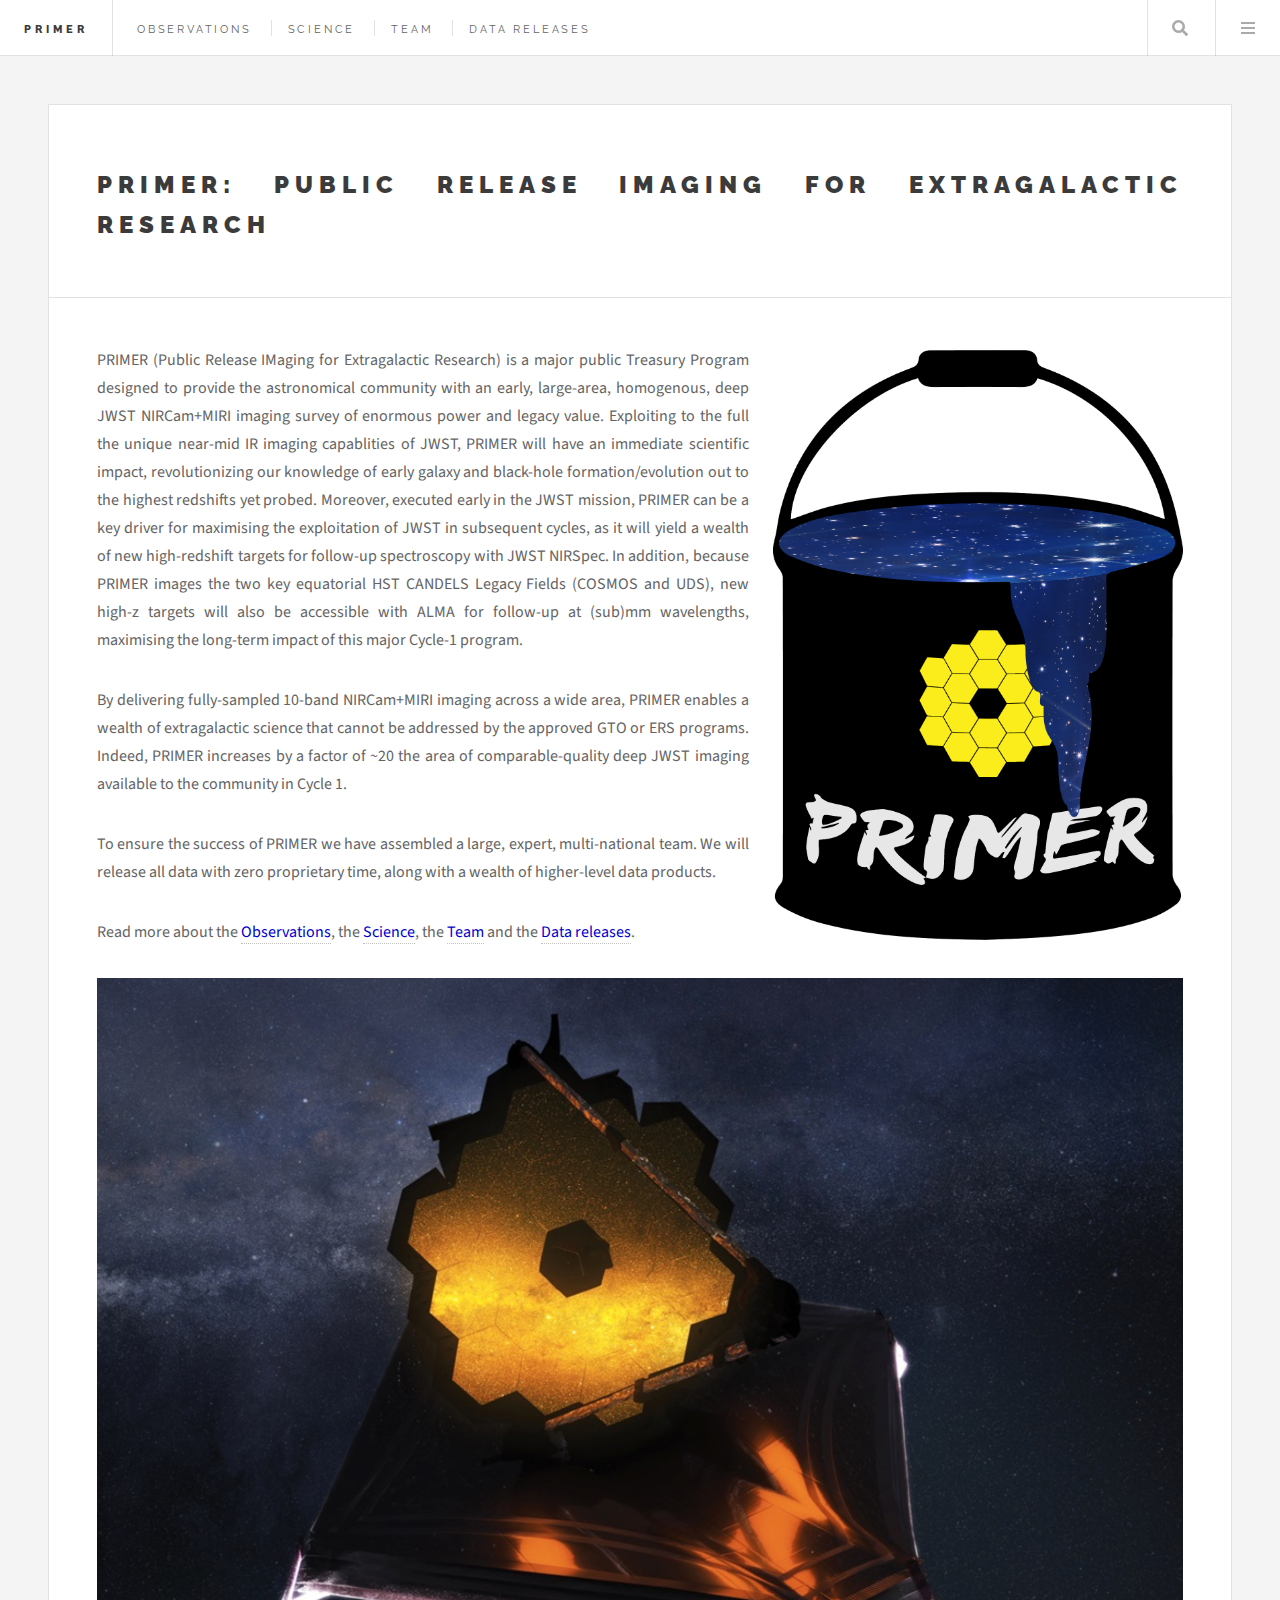
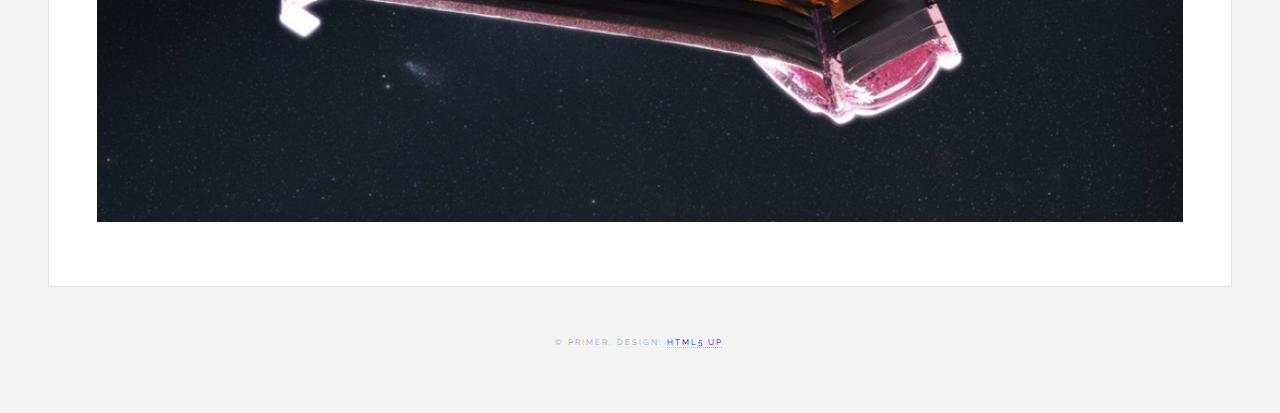
<file: index.html>
<!DOCTYPE HTML>
<!--
	Future Imperfect by HTML5 UP
	html5up.net | @ajlkn
	Free for personal and commercial use under the CCA 3.0 license (html5up.net/license)
-->
<html>
	<head>
		<title>PRIMER: Public Release IMaging for Extragalactic Research</title>
		<meta charset="utf-8" />
		<meta name="viewport" content="width=device-width, initial-scale=1, user-scalable=no" />
		<link rel="stylesheet" href="assets/css/main.css" />
	</head>
	<body class="single is-preload">

		<!-- Wrapper -->
			<div id="wrapper">

				<!-- Header -->
					<header id="header">
						<h1><a href="index.html">PRIMER</a></h1>
						<nav class="links">
							<ul>
								<li><a href="observations.html">Observations</a></li>
								<li><a href="science.html">Science</a></li>
								<li><a href="team.html">Team</a></li>
								<li><a href="data_releases.html">Data releases</a></li>
							</ul>
						</nav>
						<nav class="main">
							<ul>
								<li class="search">
									<a class="fa-search" href="#search">Search</a>
									<form id="search" method="get" action="#">
										<input type="text" name="query" placeholder="Search" />
									</form>
								</li>
								<li class="menu">
									<a class="fa-bars" href="#menu">Menu</a>
								</li>
							</ul>
						</nav>
					</header>

				<!-- Menu -->
					<section id="menu">

						<!-- Search -->
							<section>
								<form class="search" method="get" action="#">
									<input type="text" name="query" placeholder="Search" />
								</form>
							</section>

						<!-- Links -->
							<section>
								<ul class="links">
									<li>
										<a href="observations.html">
											<h3>Observations</h3>
										</a>
									</li>
									<li>
										<a href="science.html">
											<h3>Science</h3>
										</a>
									</li>
									<li>
										<a href="team.html">
											<h3>Team</h3>
										</a>
									</li>
									<li>
										<a href="data_releases.html">
											<h3>Data releases</h3>
										</a>
									</li>
								</ul>
							</section>

						<!-- Actions -->
							<section>
								<ul class="actions stacked">
									<li><a href="https://drive.google.com/drive/folders/1TEIrTrACKg32MJpSzd639d554AX6fgOt?usp=sharing" class="button large fit">Internal team pages</a></li>
								</ul>
							</section>

					</section>

				<!-- Main -->
					<div id="main">

						<!-- Post -->
							<article class="post">
								<header>
									<div class="title">
										<h2>PRIMER: Public Release IMaging for Extragalactic Research</h2>
									</div>
								</header>
								<p>
									<span class="image right"><img src="images/primer_v6_trimmed.png" alt="PRIMER logo" /></span>
									PRIMER (Public Release IMaging for Extragalactic Research) is a major public Treasury Program designed to provide the astronomical community with an early, large-area, homogenous, deep JWST NIRCam+MIRI imaging survey of enormous power and legacy value. Exploiting to the full the unique near-mid IR imaging capablities of JWST, PRIMER will have an immediate scientific impact, revolutionizing our knowledge of early galaxy and black-hole formation/evolution out to the highest redshifts yet probed. Moreover, executed early in the JWST mission, PRIMER can be a key driver for maximising the exploitation of JWST in subsequent cycles, as it will yield a wealth of new high-redshift targets for follow-up spectroscopy with JWST NIRSpec. In addition, because PRIMER images the two key equatorial HST CANDELS Legacy Fields (COSMOS and UDS), new high-z targets will also be accessible with ALMA for follow-up at (sub)mm wavelengths, maximising the long-term impact of this major Cycle-1 program.
								</p>
								<p>
									By delivering fully-sampled 10-band NIRCam+MIRI imaging across a wide area, PRIMER enables a wealth of extragalactic science that cannot be addressed by the approved GTO or ERS programs. Indeed, PRIMER increases by a factor of ~20 the area of comparable-quality deep JWST imaging available to the community in Cycle 1.
								</p>
								<p>
									To ensure the success of PRIMER we have assembled a large, expert, multi-national team. We will release all data with zero proprietary time, along with a wealth of higher-level data products.
								</p>
								<p>
									Read more about the <a href="observations.html">Observations</a>, the <a href="science.html">Science</a>, the <a href="team.html">Team</a> and the <a href="data_releases.html">Data releases</a>.
								</p>
								<span class="image featured"><img src="images/JWST_2.png" alt="" /></span>
							</article>

					</div>

				<!-- Footer -->
					<section id="footer">
						<ul class="icons">
						</ul>
						<p class="copyright">&copy; PRIMER. Design: <a href="http://html5up.net">HTML5 UP</a>.</p>
					</section>

			</div>

		<!-- Scripts -->
			<script src="assets/js/jquery.min.js"></script>
			<script src="assets/js/browser.min.js"></script>
			<script src="assets/js/breakpoints.min.js"></script>
			<script src="assets/js/util.js"></script>
			<script src="assets/js/main.js"></script>

	</body>
</html>
</file>
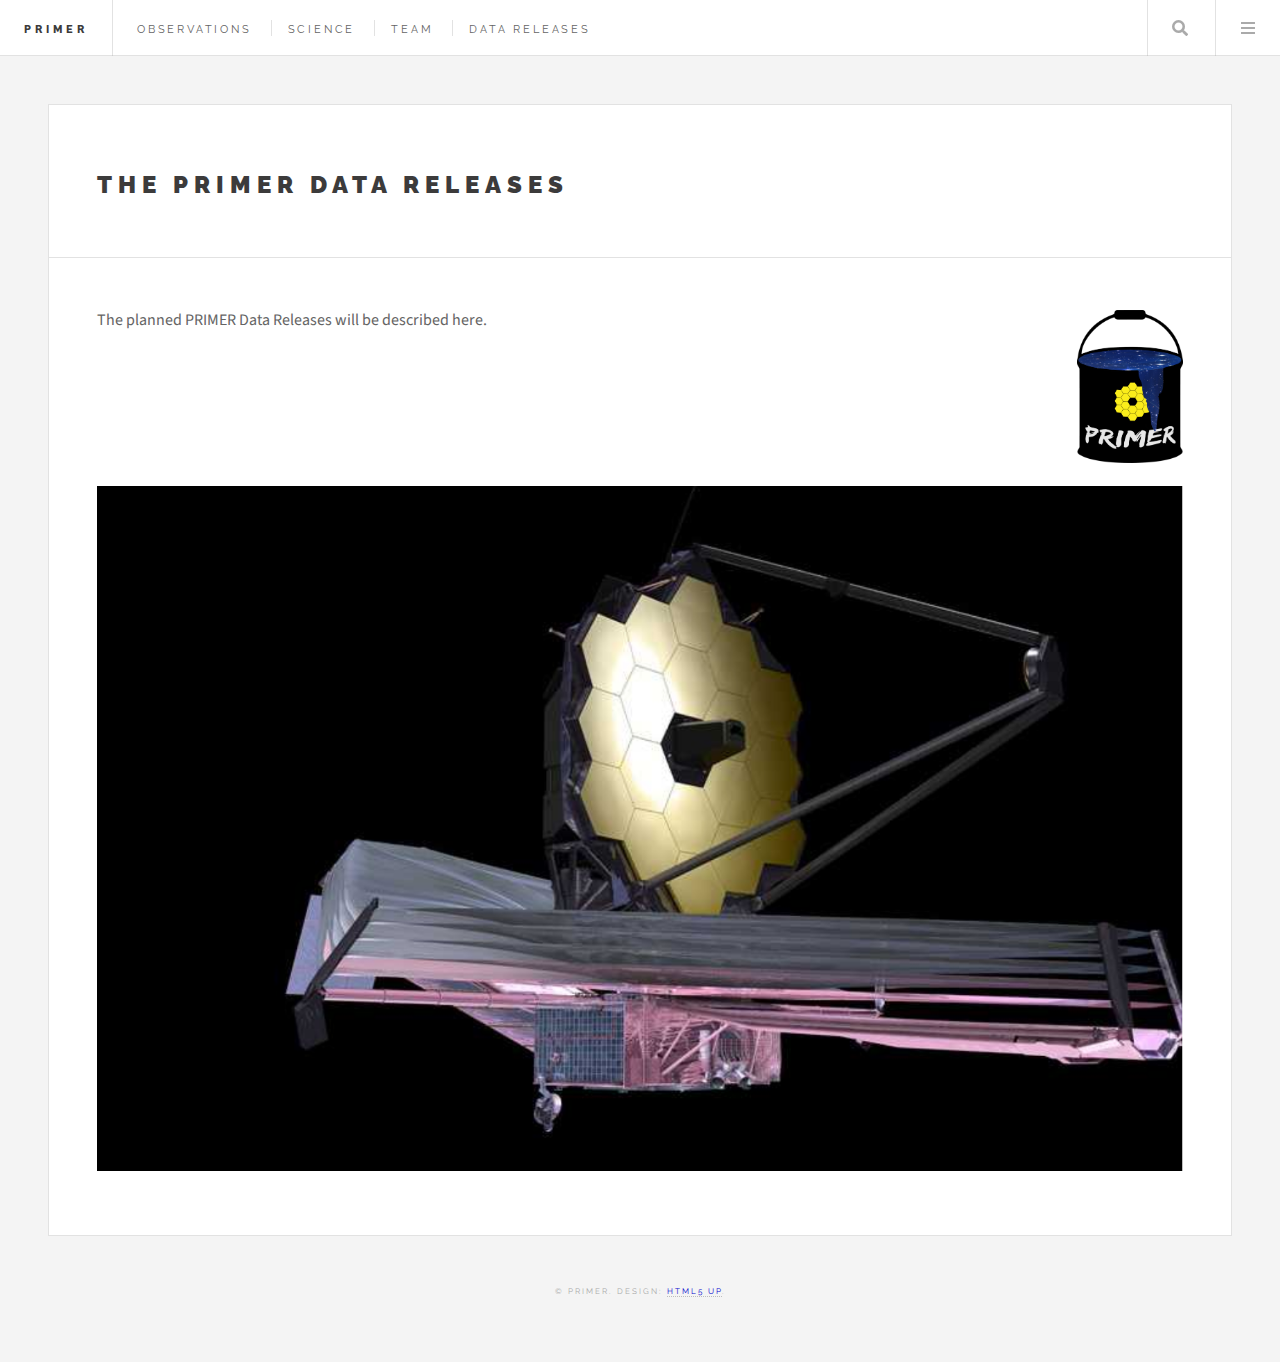
<file: data_releases.html>
<!DOCTYPE HTML>
<!--
	Future Imperfect by HTML5 UP
	html5up.net | @ajlkn
	Free for personal and commercial use under the CCA 3.0 license (html5up.net/license)
-->
<html>
	<head>
		<title>The PRIMER Team</title>
		<meta charset="utf-8" />
		<meta name="viewport" content="width=device-width, initial-scale=1, user-scalable=no" />
		<link rel="stylesheet" href="assets/css/main.css" />
	</head>
	<body class="single is-preload">

		<!-- Wrapper -->
			<div id="wrapper">

				<!-- Header -->
					<header id="header">
						<h1><a href="index.html">PRIMER</a></h1>
						<nav class="links">
							<ul>
								<li><a href="observations.html">Observations</a></li>
								<li><a href="science.html">Science</a></li>
								<li><a href="team.html">Team</a></li>
								<li><a href="data_releases.html">Data releases</a></li>
							</ul>
						</nav>
						<nav class="main">
							<ul>
								<li class="search">
									<a class="fa-search" href="#search">Search</a>
									<form id="search" method="get" action="#">
										<input type="text" name="query" placeholder="Search" />
									</form>
								</li>
								<li class="menu">
									<a class="fa-bars" href="#menu">Menu</a>
								</li>
							</ul>
						</nav>
					</header>

				<!-- Menu -->
					<section id="menu">

						<!-- Search -->
							<section>
								<form class="search" method="get" action="#">
									<input type="text" name="query" placeholder="Search" />
								</form>
							</section>

						<!-- Links -->
							<section>
								<ul class="links">
									<li>
										<a href="observations.html">
											<h3>Observations</h3>
										</a>
									</li>
									<li>
										<a href="science.html">
											<h3>Science</h3>
										</a>
									</li>
									<li>
										<a href="team.html">
											<h3>Team</h3>
										</a>
									</li>
									<li>
										<a href="data_releases.html">
											<h3>Data releases</h3>
										</a>
									</li>
								</ul>
							</section>

						<!-- Actions -->
							<section>
								<ul class="actions stacked">
									<li><a href="https://drive.google.com/drive/folders/1TEIrTrACKg32MJpSzd639d554AX6fgOt?usp=sharing" class="button large fit">Internal team pages</a></li>
								</ul>
							</section>

					</section>

				<!-- Main -->
					<div id="main">

						<!-- Post -->
							<article class="post">
								<header>
									<div class="title">
										<h2>The PRIMER Data Releases</h2>
									</div>
								</header>
								<p>
									<span class="image rightsmall"><img src="images/primer_v6_trimmed.png" alt="PRIMER logo" /></span>
									The planned PRIMER Data Releases will be described here.
								</p>
								<p>
								  &nbsp;
								</p>
								<p>
								  &nbsp;
								</p>
								<span class="image featured"><img src="images/JWST_1.png" alt="" /></span>
							</article>

					</div>

				<!-- Footer -->
					<section id="footer">
						<ul class="icons">
						</ul>
						<p class="copyright">&copy; PRIMER. Design: <a href="http://html5up.net">HTML5 UP</a>.</p>
					</section>

			</div>

		<!-- Scripts -->
			<script src="assets/js/jquery.min.js"></script>
			<script src="assets/js/browser.min.js"></script>
			<script src="assets/js/breakpoints.min.js"></script>
			<script src="assets/js/util.js"></script>
			<script src="assets/js/main.js"></script>

	</body>
</html>
</file>
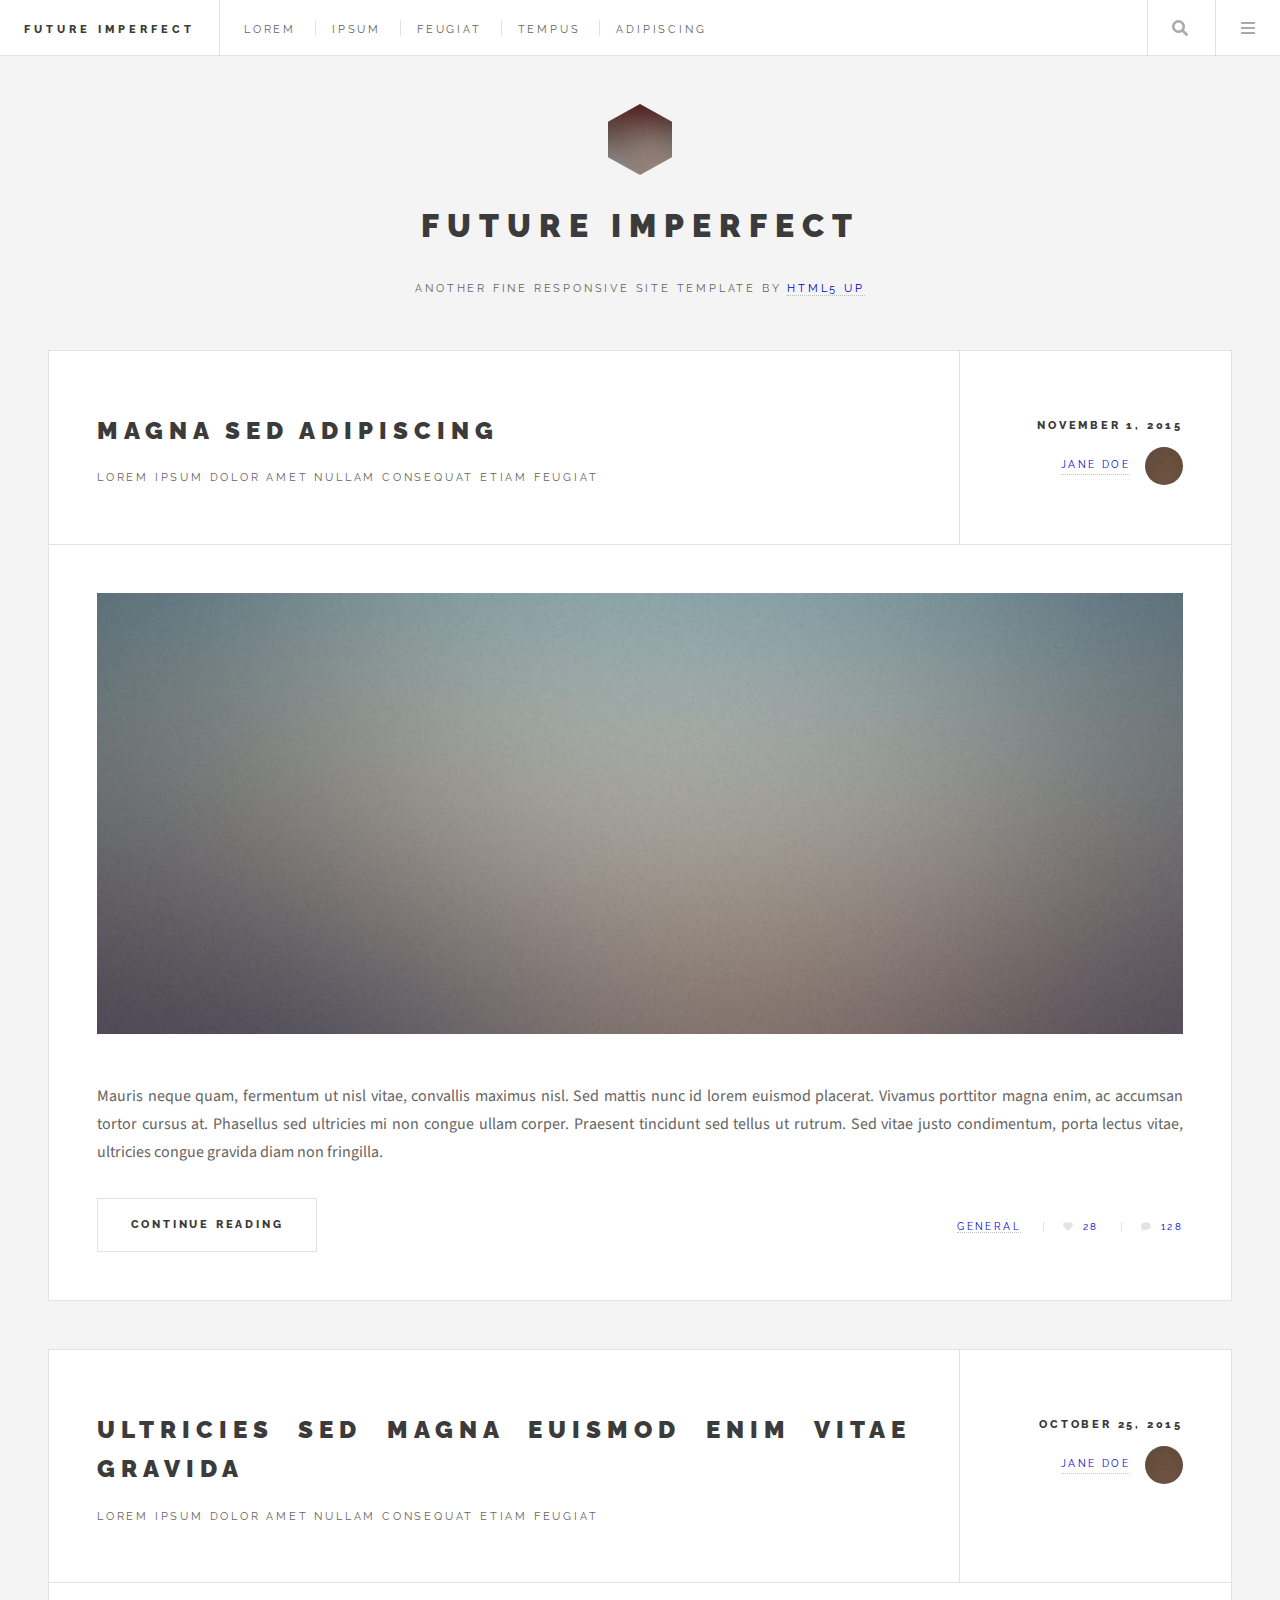
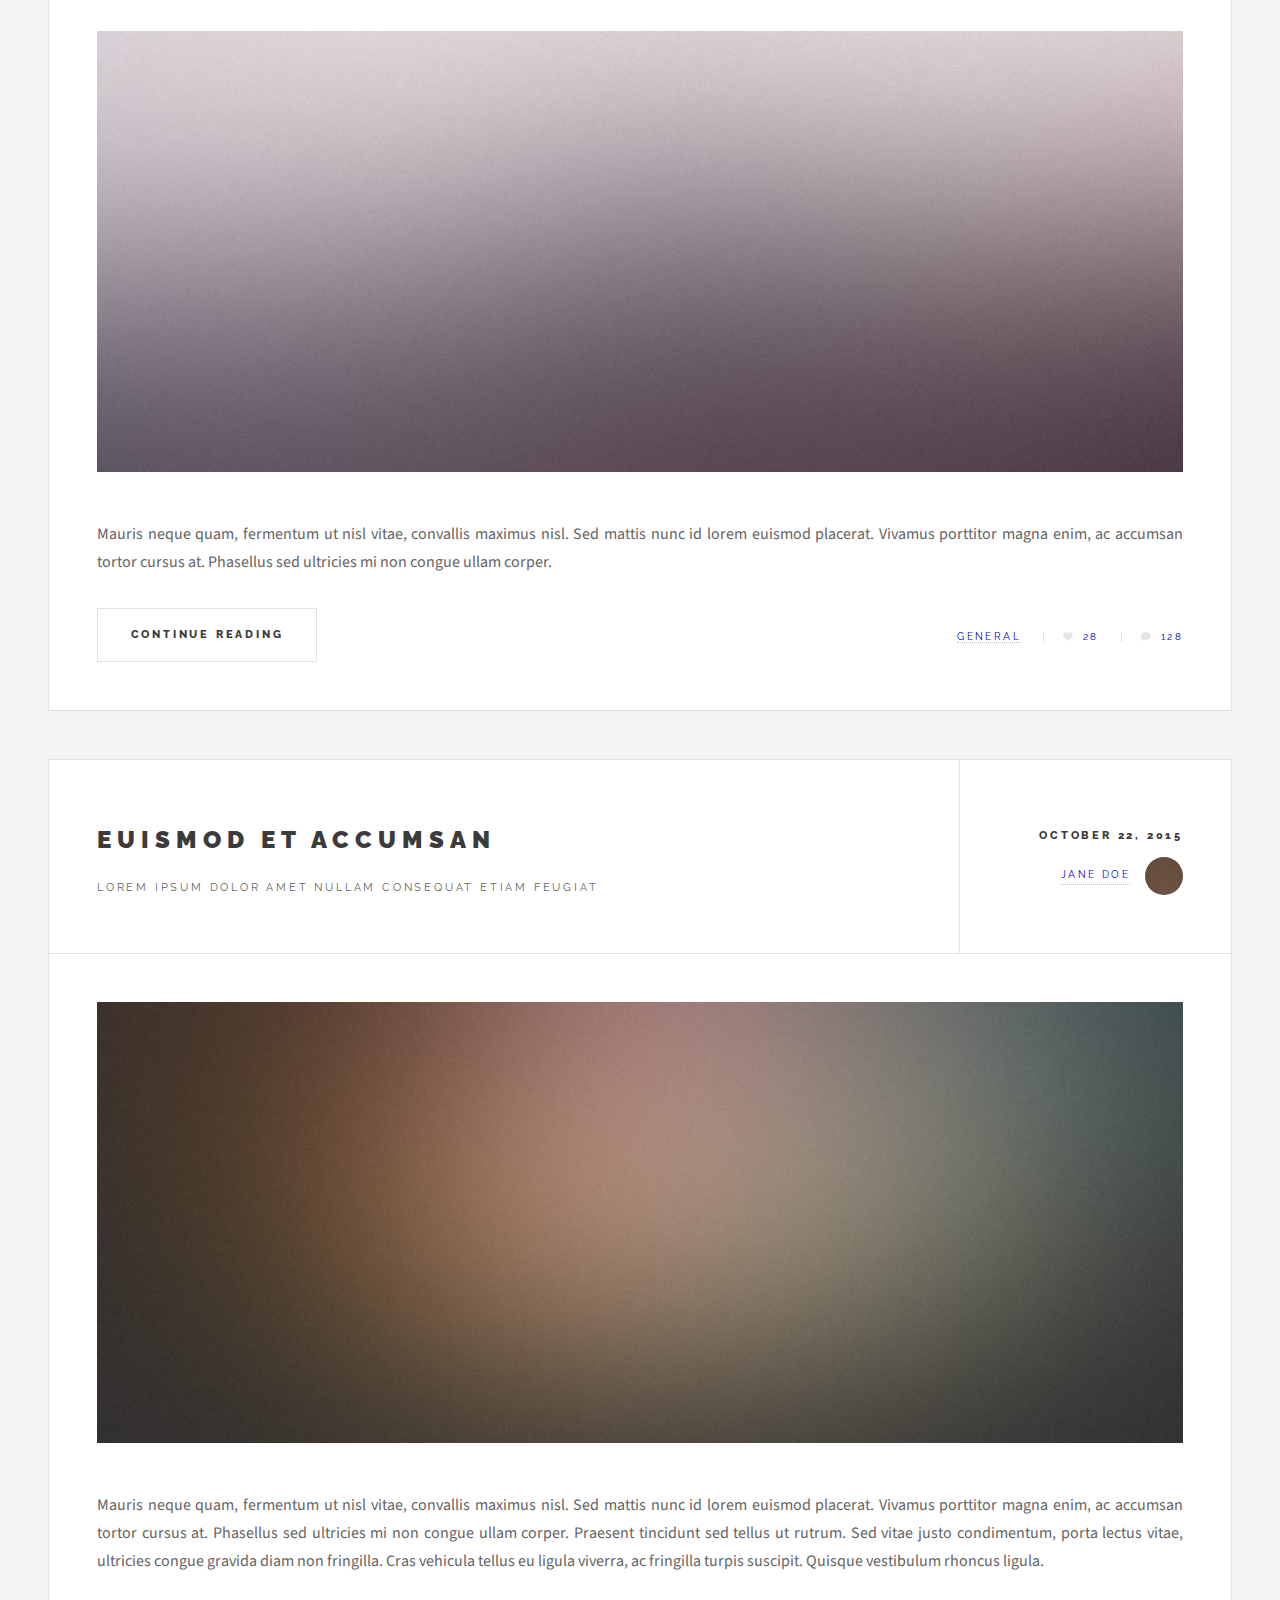
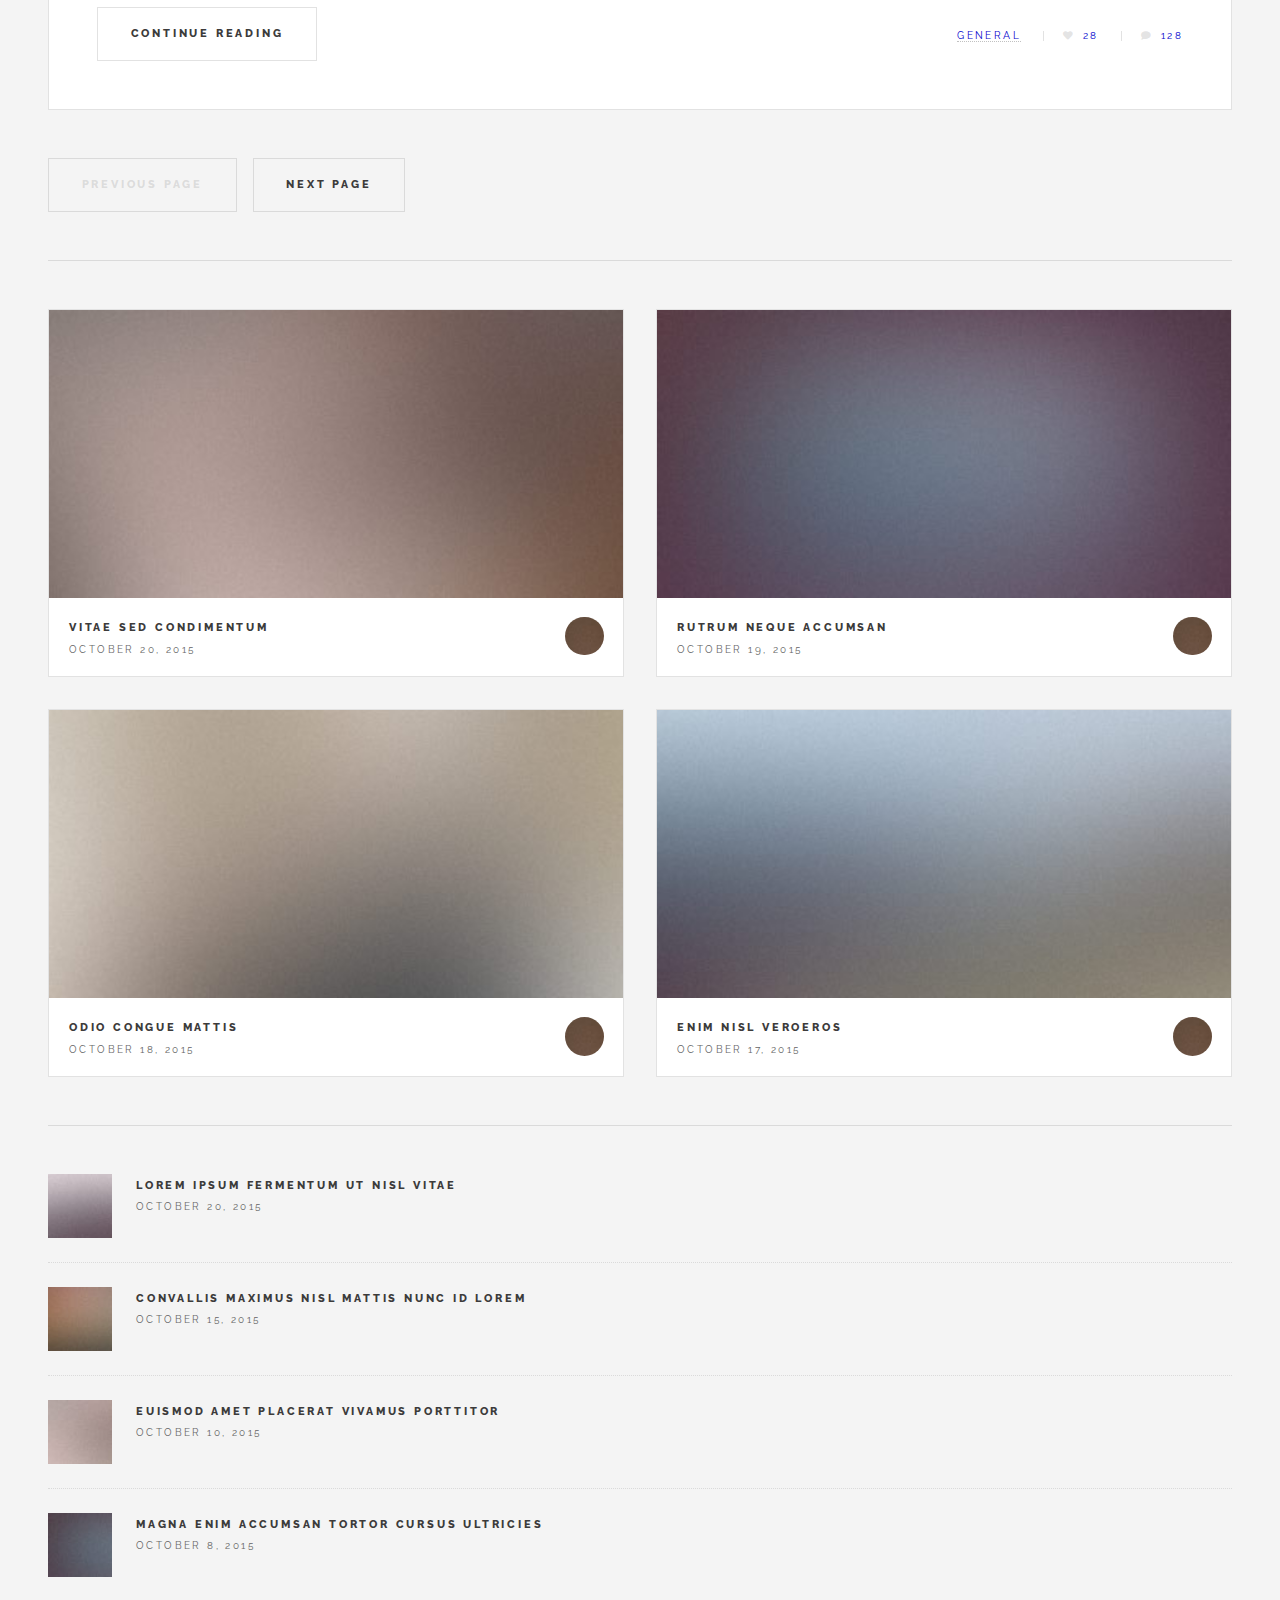
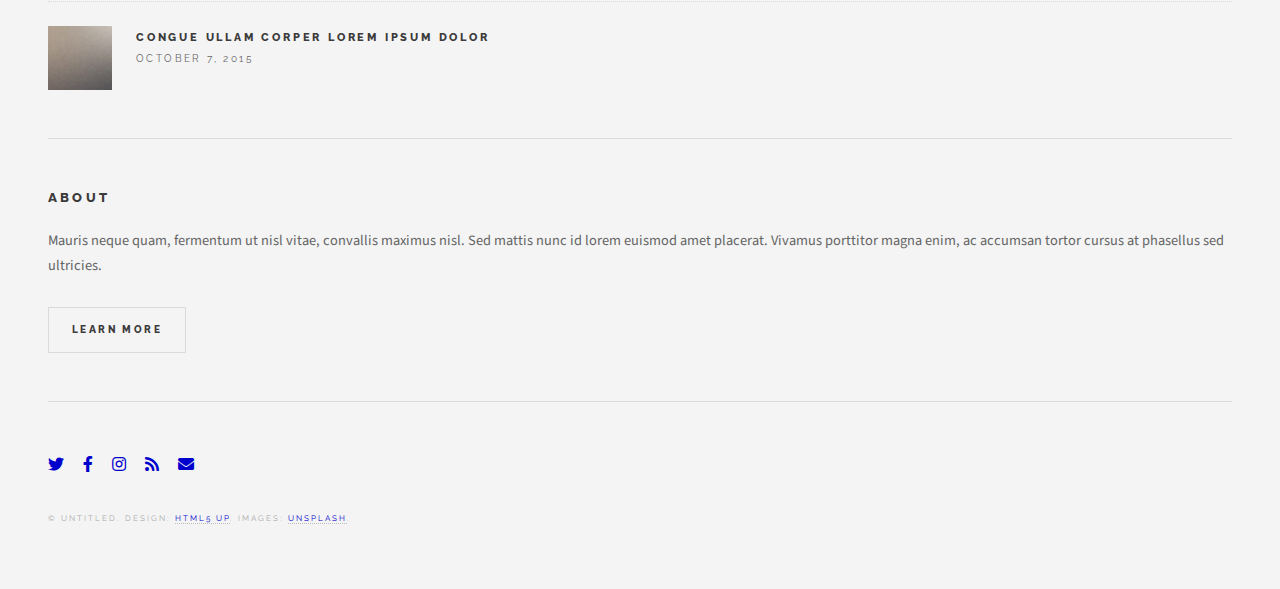
<file: index_orig.html>
<!DOCTYPE HTML>
<!--
	Future Imperfect by HTML5 UP
	html5up.net | @ajlkn
	Free for personal and commercial use under the CCA 3.0 license (html5up.net/license)
-->
<html>
	<head>
		<title>Future Imperfect by HTML5 UP</title>
		<meta charset="utf-8" />
		<meta name="viewport" content="width=device-width, initial-scale=1, user-scalable=no" />
		<link rel="stylesheet" href="assets/css/main.css" />
	</head>
	<body class="is-preload">

		<!-- Wrapper -->
			<div id="wrapper">

				<!-- Header -->
					<header id="header">
						<h1><a href="index.html">Future Imperfect</a></h1>
						<nav class="links">
							<ul>
								<li><a href="#">Lorem</a></li>
								<li><a href="#">Ipsum</a></li>
								<li><a href="#">Feugiat</a></li>
								<li><a href="#">Tempus</a></li>
								<li><a href="#">Adipiscing</a></li>
							</ul>
						</nav>
						<nav class="main">
							<ul>
								<li class="search">
									<a class="fa-search" href="#search">Search</a>
									<form id="search" method="get" action="#">
										<input type="text" name="query" placeholder="Search" />
									</form>
								</li>
								<li class="menu">
									<a class="fa-bars" href="#menu">Menu</a>
								</li>
							</ul>
						</nav>
					</header>

				<!-- Menu -->
					<section id="menu">

						<!-- Search -->
							<section>
								<form class="search" method="get" action="#">
									<input type="text" name="query" placeholder="Search" />
								</form>
							</section>

						<!-- Links -->
							<section>
								<ul class="links">
									<li>
										<a href="#">
											<h3>Lorem ipsum</h3>
											<p>Feugiat tempus veroeros dolor</p>
										</a>
									</li>
									<li>
										<a href="#">
											<h3>Dolor sit amet</h3>
											<p>Sed vitae justo condimentum</p>
										</a>
									</li>
									<li>
										<a href="#">
											<h3>Feugiat veroeros</h3>
											<p>Phasellus sed ultricies mi congue</p>
										</a>
									</li>
									<li>
										<a href="#">
											<h3>Etiam sed consequat</h3>
											<p>Porta lectus amet ultricies</p>
										</a>
									</li>
								</ul>
							</section>

						<!-- Actions -->
							<section>
								<ul class="actions stacked">
									<li><a href="#" class="button large fit">Log In</a></li>
								</ul>
							</section>

					</section>

				<!-- Main -->
					<div id="main">

						<!-- Post -->
							<article class="post">
								<header>
									<div class="title">
										<h2><a href="single.html">Magna sed adipiscing</a></h2>
										<p>Lorem ipsum dolor amet nullam consequat etiam feugiat</p>
									</div>
									<div class="meta">
										<time class="published" datetime="2015-11-01">November 1, 2015</time>
										<a href="#" class="author"><span class="name">Jane Doe</span><img src="images/avatar.jpg" alt="" /></a>
									</div>
								</header>
								<a href="single.html" class="image featured"><img src="images/pic01.jpg" alt="" /></a>
								<p>Mauris neque quam, fermentum ut nisl vitae, convallis maximus nisl. Sed mattis nunc id lorem euismod placerat. Vivamus porttitor magna enim, ac accumsan tortor cursus at. Phasellus sed ultricies mi non congue ullam corper. Praesent tincidunt sed tellus ut rutrum. Sed vitae justo condimentum, porta lectus vitae, ultricies congue gravida diam non fringilla.</p>
								<footer>
									<ul class="actions">
										<li><a href="single.html" class="button large">Continue Reading</a></li>
									</ul>
									<ul class="stats">
										<li><a href="#">General</a></li>
										<li><a href="#" class="icon solid fa-heart">28</a></li>
										<li><a href="#" class="icon solid fa-comment">128</a></li>
									</ul>
								</footer>
							</article>

						<!-- Post -->
							<article class="post">
								<header>
									<div class="title">
										<h2><a href="single.html">Ultricies sed magna euismod enim vitae gravida</a></h2>
										<p>Lorem ipsum dolor amet nullam consequat etiam feugiat</p>
									</div>
									<div class="meta">
										<time class="published" datetime="2015-10-25">October 25, 2015</time>
										<a href="#" class="author"><span class="name">Jane Doe</span><img src="images/avatar.jpg" alt="" /></a>
									</div>
								</header>
								<a href="single.html" class="image featured"><img src="images/pic02.jpg" alt="" /></a>
								<p>Mauris neque quam, fermentum ut nisl vitae, convallis maximus nisl. Sed mattis nunc id lorem euismod placerat. Vivamus porttitor magna enim, ac accumsan tortor cursus at. Phasellus sed ultricies mi non congue ullam corper.</p>
								<footer>
									<ul class="actions">
										<li><a href="single.html" class="button large">Continue Reading</a></li>
									</ul>
									<ul class="stats">
										<li><a href="#">General</a></li>
										<li><a href="#" class="icon solid fa-heart">28</a></li>
										<li><a href="#" class="icon solid fa-comment">128</a></li>
									</ul>
								</footer>
							</article>

						<!-- Post -->
							<article class="post">
								<header>
									<div class="title">
										<h2><a href="single.html">Euismod et accumsan</a></h2>
										<p>Lorem ipsum dolor amet nullam consequat etiam feugiat</p>
									</div>
									<div class="meta">
										<time class="published" datetime="2015-10-22">October 22, 2015</time>
										<a href="#" class="author"><span class="name">Jane Doe</span><img src="images/avatar.jpg" alt="" /></a>
									</div>
								</header>
								<a href="single.html" class="image featured"><img src="images/pic03.jpg" alt="" /></a>
								<p>Mauris neque quam, fermentum ut nisl vitae, convallis maximus nisl. Sed mattis nunc id lorem euismod placerat. Vivamus porttitor magna enim, ac accumsan tortor cursus at. Phasellus sed ultricies mi non congue ullam corper. Praesent tincidunt sed tellus ut rutrum. Sed vitae justo condimentum, porta lectus vitae, ultricies congue gravida diam non fringilla. Cras vehicula tellus eu ligula viverra, ac fringilla turpis suscipit. Quisque vestibulum rhoncus ligula.</p>
								<footer>
									<ul class="actions">
										<li><a href="single.html" class="button large">Continue Reading</a></li>
									</ul>
									<ul class="stats">
										<li><a href="#">General</a></li>
										<li><a href="#" class="icon solid fa-heart">28</a></li>
										<li><a href="#" class="icon solid fa-comment">128</a></li>
									</ul>
								</footer>
							</article>

						<!-- Post -->
						<!--
							<article class="post">
								<header>
									<div class="title">
										<h2><a href="#">Elements</a></h2>
										<p>Lorem ipsum dolor amet nullam consequat etiam feugiat</p>
									</div>
									<div class="meta">
										<time class="published" datetime="2015-10-18">October 18, 2015</time>
										<a href="#" class="author"><span class="name">Jane Doe</span><img src="images/avatar.jpg" alt="" /></a>
									</div>
								</header>

								<section>
									<h3>Text</h3>
									<p>This is <b>bold</b> and this is <strong>strong</strong>. This is <i>italic</i> and this is <em>emphasized</em>.
									This is <sup>superscript</sup> text and this is <sub>subscript</sub> text.
									This is <u>underlined</u> and this is code: <code>for (;;) { ... }</code>. Finally, <a href="#">this is a link</a>.</p>
									<hr />
									<p>Nunc lacinia ante nunc ac lobortis. Interdum adipiscing gravida odio porttitor sem non mi integer non faucibus ornare mi ut ante amet placerat aliquet. Volutpat eu sed ante lacinia sapien lorem accumsan varius montes viverra nibh in adipiscing blandit tempus accumsan.</p>
									<hr />
									<h2>Heading Level 2</h2>
									<h3>Heading Level 3</h3>
									<h4>Heading Level 4</h4>
									<hr />
									<h4>Blockquote</h4>
									<blockquote>Fringilla nisl. Donec accumsan interdum nisi, quis tincidunt felis sagittis eget tempus euismod. Vestibulum ante ipsum primis in faucibus vestibulum. Blandit adipiscing eu felis iaculis volutpat ac adipiscing accumsan faucibus. Vestibulum ante ipsum primis in faucibus lorem ipsum dolor sit amet nullam adipiscing eu felis.</blockquote>
									<h4>Preformatted</h4>
									<pre><code>i = 0;

while (!deck.isInOrder()) {
  print 'Iteration ' + i;
  deck.shuffle();
  i++;
}

print 'It took ' + i + ' iterations to sort the deck.';</code></pre>
								</section>

								<section>
									<h3>Lists</h3>
									<div class="row">
										<div class="col-6 col-12-medium">
											<h4>Unordered</h4>
											<ul>
												<li>Dolor pulvinar etiam.</li>
												<li>Sagittis adipiscing.</li>
												<li>Felis enim feugiat.</li>
											</ul>
											<h4>Alternate</h4>
											<ul class="alt">
												<li>Dolor pulvinar etiam.</li>
												<li>Sagittis adipiscing.</li>
												<li>Felis enim feugiat.</li>
											</ul>
										</div>
										<div class="col-6 col-12-medium">
											<h4>Ordered</h4>
											<ol>
												<li>Dolor pulvinar etiam.</li>
												<li>Etiam vel felis viverra.</li>
												<li>Felis enim feugiat.</li>
												<li>Dolor pulvinar etiam.</li>
												<li>Etiam vel felis lorem.</li>
												<li>Felis enim et feugiat.</li>
											</ol>
											<h4>Icons</h4>
											<ul class="icons">
												<li><a href="#" class="icon brands fa-twitter"><span class="label">Twitter</span></a></li>
												<li><a href="#" class="icon brands fa-facebook-f"><span class="label">Facebook</span></a></li>
												<li><a href="#" class="icon brands fa-instagram"><span class="label">Instagram</span></a></li>
												<li><a href="#" class="icon brands fa-github"><span class="label">Github</span></a></li>
											</ul>
										</div>
									</div>
									<h3>Actions</h3>
									<div class="row">
										<div class="col-6 col-12-medium">
											<ul class="actions">
												<li><a href="#" class="button">Default</a></li>
												<li><a href="#" class="button">Default</a></li>
												<li><a href="#" class="button">Default</a></li>
											</ul>
											<ul class="actions small">
												<li><a href="#" class="button small">Small</a></li>
												<li><a href="#" class="button small">Small</a></li>
												<li><a href="#" class="button small">Small</a></li>
											</ul>
											<ul class="actions stacked">
												<li><a href="#" class="button">Default</a></li>
												<li><a href="#" class="button">Default</a></li>
												<li><a href="#" class="button">Default</a></li>
											</ul>
											<ul class="actions stacked">
												<li><a href="#" class="button small">Small</a></li>
												<li><a href="#" class="button small">Small</a></li>
												<li><a href="#" class="button small">Small</a></li>
											</ul>
										</div>
										<div class="col-6 col-12-medium">
											<ul class="actions stacked">
												<li><a href="#" class="button fit">Default</a></li>
												<li><a href="#" class="button fit">Default</a></li>
											</ul>
											<ul class="actions stacked">
												<li><a href="#" class="button small fit">Small</a></li>
												<li><a href="#" class="button small fit">Small</a></li>
											</ul>
										</div>
									</div>
								</section>

								<section>
									<h3>Table</h3>
									<h4>Default</h4>
									<div class="table-wrapper">
										<table>
											<thead>
												<tr>
													<th>Name</th>
													<th>Description</th>
													<th>Price</th>
												</tr>
											</thead>
											<tbody>
												<tr>
													<td>Item One</td>
													<td>Ante turpis integer aliquet porttitor.</td>
													<td>29.99</td>
												</tr>
												<tr>
													<td>Item Two</td>
													<td>Vis ac commodo adipiscing arcu aliquet.</td>
													<td>19.99</td>
												</tr>
												<tr>
													<td>Item Three</td>
													<td> Morbi faucibus arcu accumsan lorem.</td>
													<td>29.99</td>
												</tr>
												<tr>
													<td>Item Four</td>
													<td>Vitae integer tempus condimentum.</td>
													<td>19.99</td>
												</tr>
												<tr>
													<td>Item Five</td>
													<td>Ante turpis integer aliquet porttitor.</td>
													<td>29.99</td>
												</tr>
											</tbody>
											<tfoot>
												<tr>
													<td colspan="2"></td>
													<td>100.00</td>
												</tr>
											</tfoot>
										</table>
									</div>

									<h4>Alternate</h4>
									<div class="table-wrapper">
										<table class="alt">
											<thead>
												<tr>
													<th>Name</th>
													<th>Description</th>
													<th>Price</th>
												</tr>
											</thead>
											<tbody>
												<tr>
													<td>Item One</td>
													<td>Ante turpis integer aliquet porttitor.</td>
													<td>29.99</td>
												</tr>
												<tr>
													<td>Item Two</td>
													<td>Vis ac commodo adipiscing arcu aliquet.</td>
													<td>19.99</td>
												</tr>
												<tr>
													<td>Item Three</td>
													<td> Morbi faucibus arcu accumsan lorem.</td>
													<td>29.99</td>
												</tr>
												<tr>
													<td>Item Four</td>
													<td>Vitae integer tempus condimentum.</td>
													<td>19.99</td>
												</tr>
												<tr>
													<td>Item Five</td>
													<td>Ante turpis integer aliquet porttitor.</td>
													<td>29.99</td>
												</tr>
											</tbody>
											<tfoot>
												<tr>
													<td colspan="2"></td>
													<td>100.00</td>
												</tr>
											</tfoot>
										</table>
									</div>
								</section>

								<section>
									<h3>Buttons</h3>
									<ul class="actions">
										<li><a href="#" class="button large">Large</a></li>
										<li><a href="#" class="button">Default</a></li>
										<li><a href="#" class="button small">Small</a></li>
									</ul>
									<ul class="actions fit">
										<li><a href="#" class="button fit">Fit</a></li>
										<li><a href="#" class="button fit">Fit</a></li>
										<li><a href="#" class="button fit">Fit</a></li>
									</ul>
									<ul class="actions fit small">
										<li><a href="#" class="button fit small">Fit + Small</a></li>
										<li><a href="#" class="button fit small">Fit + Small</a></li>
										<li><a href="#" class="button fit small">Fit + Small</a></li>
									</ul>
									<ul class="actions">
										<li><a href="#" class="button icon solid fa-download">Icon</a></li>
										<li><a href="#" class="button icon solid fa-upload">Icon</a></li>
										<li><a href="#" class="button icon solid fa-save">Icon</a></li>
									</ul>
									<ul class="actions">
										<li><span class="button disabled">Disabled</span></li>
										<li><span class="button disabled icon solid fa-download">Disabled</span></li>
									</ul>
								</section>

								<section>
									<h3>Form</h3>
									<form method="post" action="#">
										<div class="row gtr-uniform">
											<div class="col-6 col-12-xsmall">
												<input type="text" name="demo-name" id="demo-name" value="" placeholder="Name" />
											</div>
											<div class="col-6 col-12-xsmall">
												<input type="email" name="demo-email" id="demo-email" value="" placeholder="Email" />
											</div>
											<div class="col-12">
												<select name="demo-category" id="demo-category">
													<option value="">- Category -</option>
													<option value="1">Manufacturing</option>
													<option value="1">Shipping</option>
													<option value="1">Administration</option>
													<option value="1">Human Resources</option>
												</select>
											</div>
											<div class="col-4 col-12-small">
												<input type="radio" id="demo-priority-low" name="demo-priority" checked>
												<label for="demo-priority-low">Low</label>
											</div>
											<div class="col-4 col-12-small">
												<input type="radio" id="demo-priority-normal" name="demo-priority">
												<label for="demo-priority-normal">Normal</label>
											</div>
											<div class="col-4 col-12-small">
												<input type="radio" id="demo-priority-high" name="demo-priority">
												<label for="demo-priority-high">High</label>
											</div>
											<div class="col-6 col-12-small">
												<input type="checkbox" id="demo-copy" name="demo-copy">
												<label for="demo-copy">Email me a copy</label>
											</div>
											<div class="col-6 col-12-small">
												<input type="checkbox" id="demo-human" name="demo-human" checked>
												<label for="demo-human">Not a robot</label>
											</div>
											<div class="col-12">
												<textarea name="demo-message" id="demo-message" placeholder="Enter your message" rows="6"></textarea>
											</div>
											<div class="col-12">
												<ul class="actions">
													<li><input type="submit" value="Send Message" /></li>
													<li><input type="reset" value="Reset" /></li>
												</ul>
											</div>
										</div>
									</form>
								</section>

								<section>
									<h3>Image</h3>
									<h4>Fit</h4>
									<div class="box alt">
										<div class="row gtr-uniform">
											<div class="col-12"><span class="image fit"><img src="images/pic02.jpg" alt="" /></span></div>
											<div class="col-4"><span class="image fit"><img src="images/pic04.jpg" alt="" /></span></div>
											<div class="col-4"><span class="image fit"><img src="images/pic05.jpg" alt="" /></span></div>
											<div class="col-4"><span class="image fit"><img src="images/pic06.jpg" alt="" /></span></div>
											<div class="col-4"><span class="image fit"><img src="images/pic06.jpg" alt="" /></span></div>
											<div class="col-4"><span class="image fit"><img src="images/pic04.jpg" alt="" /></span></div>
											<div class="col-4"><span class="image fit"><img src="images/pic05.jpg" alt="" /></span></div>
											<div class="col-4"><span class="image fit"><img src="images/pic05.jpg" alt="" /></span></div>
											<div class="col-4"><span class="image fit"><img src="images/pic06.jpg" alt="" /></span></div>
											<div class="col-4"><span class="image fit"><img src="images/pic04.jpg" alt="" /></span></div>
										</div>
									</div>
									<h4>Left &amp; Right</h4>
									<p><span class="image left"><img src="images/pic07.jpg" alt="" /></span>Fringilla nisl. Donec accumsan interdum nisi, quis tincidunt felis sagittis eget. tempus euismod. Vestibulum ante ipsum primis in faucibus vestibulum. Blandit adipiscing eu felis iaculis volutpat ac adipiscing accumsan eu faucibus. Integer ac pellentesque praesent tincidunt felis sagittis eget. tempus euismod. Vestibulum ante ipsum primis in faucibus vestibulum. Blandit adipiscing eu felis iaculis volutpat ac adipiscing accumsan eu faucibus. Integer ac pellentesque praesent. Donec accumsan interdum nisi, quis tincidunt felis sagittis eget. tempus euismod. Vestibulum ante ipsum primis in faucibus vestibulum. Blandit adipiscing eu felis iaculis volutpat ac adipiscing accumsan eu faucibus. Integer ac pellentesque praesent tincidunt felis sagittis eget. tempus euismod. Vestibulum ante ipsum primis in faucibus vestibulum. Blandit adipiscing eu felis iaculis volutpat ac adipiscing accumsan eu faucibus. Integer ac pellentesque praesent. Blandit adipiscing eu felis iaculis volutpat ac adipiscing accumsan eu faucibus. Integer ac pellentesque praesent tincidunt felis sagittis eget. tempus euismod. Vestibulum ante ipsum primis in faucibus vestibulum. Blandit adipiscing eu felis iaculis volutpat ac adipiscing accumsan eu faucibus. Integer ac pellentesque praesent.</p>
									<p><span class="image right"><img src="images/pic04.jpg" alt="" /></span>Fringilla nisl. Donec accumsan interdum nisi, quis tincidunt felis sagittis eget. tempus euismod. Vestibulum ante ipsum primis in faucibus vestibulum. Blandit adipiscing eu felis iaculis volutpat ac adipiscing accumsan eu faucibus. Integer ac pellentesque praesent tincidunt felis sagittis eget. tempus euismod. Vestibulum ante ipsum primis in faucibus vestibulum. Blandit adipiscing eu felis iaculis volutpat ac adipiscing accumsan eu faucibus. Integer ac pellentesque praesent. Donec accumsan interdum nisi, quis tincidunt felis sagittis eget. tempus euismod. Vestibulum ante ipsum primis in faucibus vestibulum. Blandit adipiscing eu felis iaculis volutpat ac adipiscing accumsan eu faucibus. Integer ac pellentesque praesent tincidunt felis sagittis eget. tempus euismod. Vestibulum ante ipsum primis in faucibus vestibulum. Blandit adipiscing eu felis iaculis volutpat ac adipiscing accumsan eu faucibus. Integer ac pellentesque praesent. Blandit adipiscing eu felis iaculis volutpat ac adipiscing accumsan eu faucibus. Integer ac pellentesque praesent tincidunt felis sagittis eget. tempus euismod. Vestibulum ante ipsum primis in faucibus vestibulum. Blandit adipiscing eu felis iaculis volutpat ac adipiscing accumsan eu faucibus. Integer ac pellentesque praesent.</p>
								</section>

							</article>
						-->

						<!-- Pagination -->
							<ul class="actions pagination">
								<li><a href="" class="disabled button large previous">Previous Page</a></li>
								<li><a href="#" class="button large next">Next Page</a></li>
							</ul>

					</div>

				<!-- Sidebar -->
					<section id="sidebar">

						<!-- Intro -->
							<section id="intro">
								<a href="#" class="logo"><img src="images/logo.jpg" alt="" /></a>
								<header>
									<h2>Future Imperfect</h2>
									<p>Another fine responsive site template by <a href="http://html5up.net">HTML5 UP</a></p>
								</header>
							</section>

						<!-- Mini Posts -->
							<section>
								<div class="mini-posts">

									<!-- Mini Post -->
										<article class="mini-post">
											<header>
												<h3><a href="single.html">Vitae sed condimentum</a></h3>
												<time class="published" datetime="2015-10-20">October 20, 2015</time>
												<a href="#" class="author"><img src="images/avatar.jpg" alt="" /></a>
											</header>
											<a href="single.html" class="image"><img src="images/pic04.jpg" alt="" /></a>
										</article>

									<!-- Mini Post -->
										<article class="mini-post">
											<header>
												<h3><a href="single.html">Rutrum neque accumsan</a></h3>
												<time class="published" datetime="2015-10-19">October 19, 2015</time>
												<a href="#" class="author"><img src="images/avatar.jpg" alt="" /></a>
											</header>
											<a href="single.html" class="image"><img src="images/pic05.jpg" alt="" /></a>
										</article>

									<!-- Mini Post -->
										<article class="mini-post">
											<header>
												<h3><a href="single.html">Odio congue mattis</a></h3>
												<time class="published" datetime="2015-10-18">October 18, 2015</time>
												<a href="#" class="author"><img src="images/avatar.jpg" alt="" /></a>
											</header>
											<a href="single.html" class="image"><img src="images/pic06.jpg" alt="" /></a>
										</article>

									<!-- Mini Post -->
										<article class="mini-post">
											<header>
												<h3><a href="single.html">Enim nisl veroeros</a></h3>
												<time class="published" datetime="2015-10-17">October 17, 2015</time>
												<a href="#" class="author"><img src="images/avatar.jpg" alt="" /></a>
											</header>
											<a href="single.html" class="image"><img src="images/pic07.jpg" alt="" /></a>
										</article>

								</div>
							</section>

						<!-- Posts List -->
							<section>
								<ul class="posts">
									<li>
										<article>
											<header>
												<h3><a href="single.html">Lorem ipsum fermentum ut nisl vitae</a></h3>
												<time class="published" datetime="2015-10-20">October 20, 2015</time>
											</header>
											<a href="single.html" class="image"><img src="images/pic08.jpg" alt="" /></a>
										</article>
									</li>
									<li>
										<article>
											<header>
												<h3><a href="single.html">Convallis maximus nisl mattis nunc id lorem</a></h3>
												<time class="published" datetime="2015-10-15">October 15, 2015</time>
											</header>
											<a href="single.html" class="image"><img src="images/pic09.jpg" alt="" /></a>
										</article>
									</li>
									<li>
										<article>
											<header>
												<h3><a href="single.html">Euismod amet placerat vivamus porttitor</a></h3>
												<time class="published" datetime="2015-10-10">October 10, 2015</time>
											</header>
											<a href="single.html" class="image"><img src="images/pic10.jpg" alt="" /></a>
										</article>
									</li>
									<li>
										<article>
											<header>
												<h3><a href="single.html">Magna enim accumsan tortor cursus ultricies</a></h3>
												<time class="published" datetime="2015-10-08">October 8, 2015</time>
											</header>
											<a href="single.html" class="image"><img src="images/pic11.jpg" alt="" /></a>
										</article>
									</li>
									<li>
										<article>
											<header>
												<h3><a href="single.html">Congue ullam corper lorem ipsum dolor</a></h3>
												<time class="published" datetime="2015-10-06">October 7, 2015</time>
											</header>
											<a href="single.html" class="image"><img src="images/pic12.jpg" alt="" /></a>
										</article>
									</li>
								</ul>
							</section>

						<!-- About -->
							<section class="blurb">
								<h2>About</h2>
								<p>Mauris neque quam, fermentum ut nisl vitae, convallis maximus nisl. Sed mattis nunc id lorem euismod amet placerat. Vivamus porttitor magna enim, ac accumsan tortor cursus at phasellus sed ultricies.</p>
								<ul class="actions">
									<li><a href="#" class="button">Learn More</a></li>
								</ul>
							</section>

						<!-- Footer -->
							<section id="footer">
								<ul class="icons">
									<li><a href="#" class="icon brands fa-twitter"><span class="label">Twitter</span></a></li>
									<li><a href="#" class="icon brands fa-facebook-f"><span class="label">Facebook</span></a></li>
									<li><a href="#" class="icon brands fa-instagram"><span class="label">Instagram</span></a></li>
									<li><a href="#" class="icon solid fa-rss"><span class="label">RSS</span></a></li>
									<li><a href="#" class="icon solid fa-envelope"><span class="label">Email</span></a></li>
								</ul>
								<p class="copyright">&copy; Untitled. Design: <a href="http://html5up.net">HTML5 UP</a>. Images: <a href="http://unsplash.com">Unsplash</a>.</p>
							</section>

					</section>

			</div>

		<!-- Scripts -->
			<script src="assets/js/jquery.min.js"></script>
			<script src="assets/js/browser.min.js"></script>
			<script src="assets/js/breakpoints.min.js"></script>
			<script src="assets/js/util.js"></script>
			<script src="assets/js/main.js"></script>

	</body>
</html>
</file>
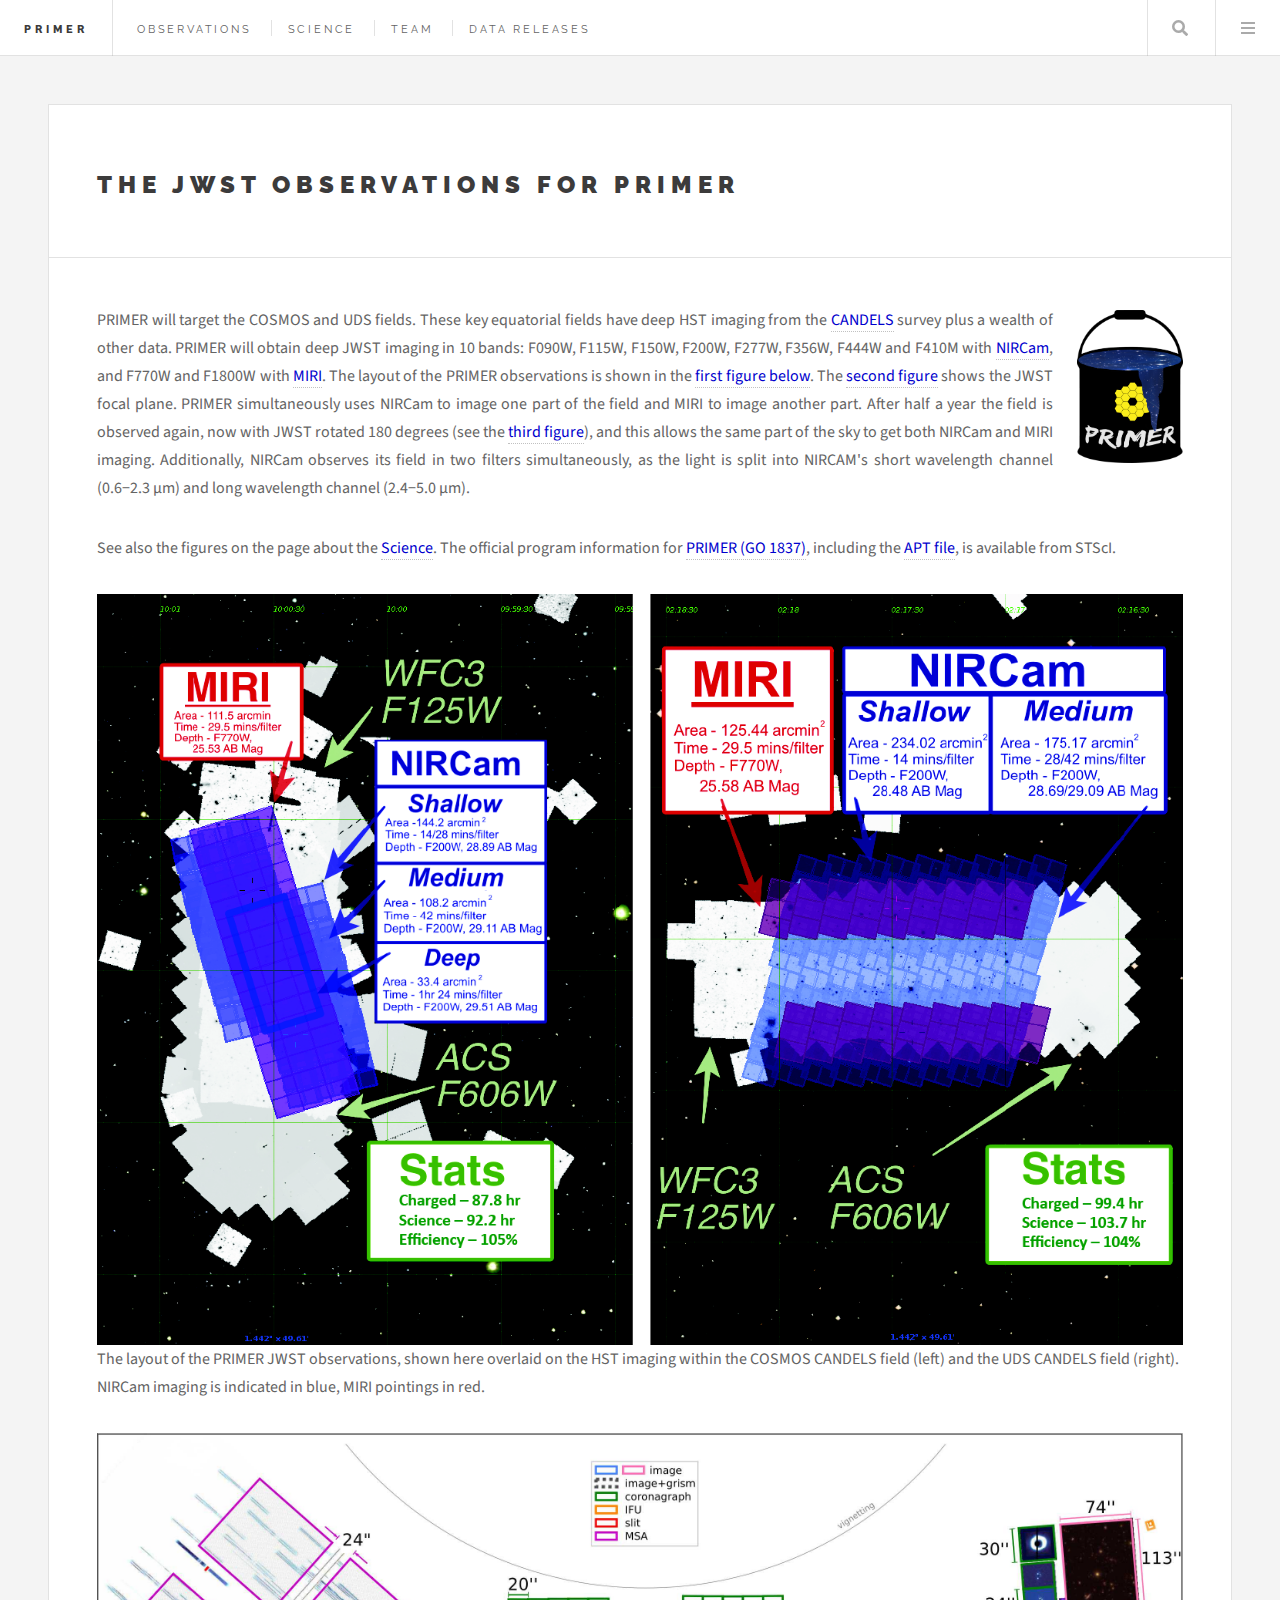
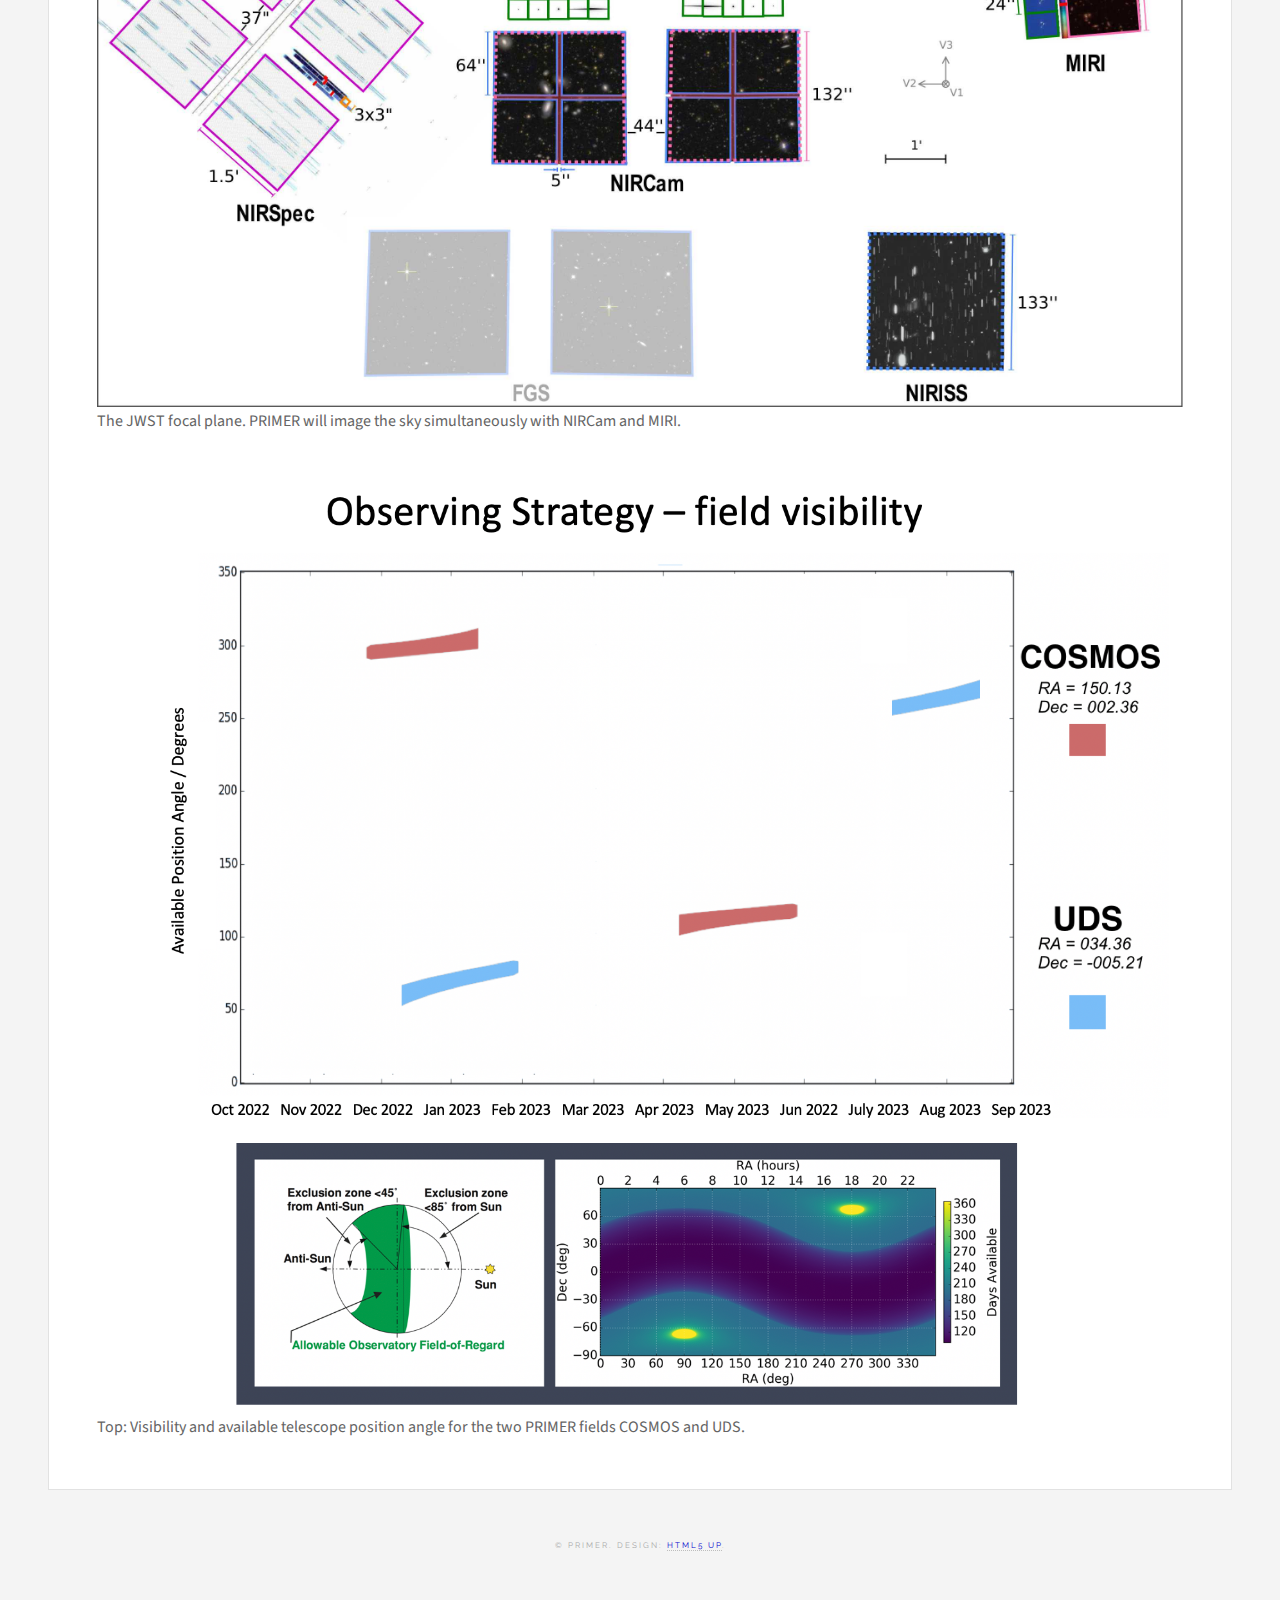
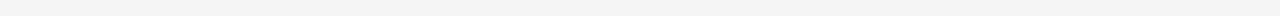
<file: observations.html>
<!DOCTYPE HTML>
<!--
	Future Imperfect by HTML5 UP
	html5up.net | @ajlkn
	Free for personal and commercial use under the CCA 3.0 license (html5up.net/license)
-->
<html>
	<head>
		<title>The JWST observations for PRIMER</title>
		<meta charset="utf-8" />
		<meta name="viewport" content="width=device-width, initial-scale=1, user-scalable=no" />
		<link rel="stylesheet" href="assets/css/main.css" />
	</head>
	<body class="single is-preload">

		<!-- Wrapper -->
			<div id="wrapper">

				<!-- Header -->
					<header id="header">
						<h1><a href="index.html">PRIMER</a></h1>
						<nav class="links">
							<ul>
								<li><a href="observations.html">Observations</a></li>
								<li><a href="science.html">Science</a></li>
								<li><a href="team.html">Team</a></li>
								<li><a href="data_releases.html">Data releases</a></li>
							</ul>
						</nav>
						<nav class="main">
							<ul>
								<li class="search">
									<a class="fa-search" href="#search">Search</a>
									<form id="search" method="get" action="#">
										<input type="text" name="query" placeholder="Search" />
									</form>
								</li>
								<li class="menu">
									<a class="fa-bars" href="#menu">Menu</a>
								</li>
							</ul>
						</nav>
					</header>

				<!-- Menu -->
					<section id="menu">

						<!-- Search -->
							<section>
								<form class="search" method="get" action="#">
									<input type="text" name="query" placeholder="Search" />
								</form>
							</section>

						<!-- Links -->
							<section>
								<ul class="links">
									<li>
										<a href="observations.html">
											<h3>Observations</h3>
										</a>
									</li>
									<li>
										<a href="science.html">
											<h3>Science</h3>
										</a>
									</li>
									<li>
										<a href="team.html">
											<h3>Team</h3>
										</a>
									</li>
									<li>
										<a href="data_releases.html">
											<h3>Data releases</h3>
										</a>
									</li>
								</ul>
							</section>

						<!-- Actions -->
							<section>
								<ul class="actions stacked">
									<li><a href="https://drive.google.com/drive/folders/1TEIrTrACKg32MJpSzd639d554AX6fgOt?usp=sharing" class="button large fit">Internal team pages</a></li>
								</ul>
							</section>

					</section>

				<!-- Main -->
					<div id="main">

						<!-- Post -->
							<article class="post">
								<header>
									<div class="title">
										<h2>The JWST observations for PRIMER</h2>
									</div>
								</header>
								<p>
									<span class="image rightsmall"><img src="images/primer_v6_trimmed.png" alt="PRIMER logo" /></span>
									PRIMER will target the COSMOS and UDS fields.
									These key equatorial fields have deep HST imaging from the <a href="http://arcoiris.ucolick.org/candels/survey/Field_Maps.html">CANDELS</a> survey plus a wealth of other data.
									PRIMER will obtain deep JWST imaging in 10 bands:
									F090W, F115W, F150W, F200W, F277W, F356W, F444W and F410M with <a href="https://jwst-docs.stsci.edu/jwst-near-infrared-camera/nircam-observing-modes/nircam-imaging">NIRCam</a>, and
									F770W and F1800W with <a href ="https://jwst-docs.stsci.edu/jwst-mid-infrared-instrument/miri-observing-modes/miri-imaging">MIRI</a>.
									The layout of the PRIMER observations is shown in the <a href="#Fig_layout_PRIMER">first figure below</a>.
									The <a href="#Fig_JWST_Focal_Plane">second figure</a> shows the JWST focal plane.
									PRIMER simultaneously uses NIRCam to image one part of the field and MIRI to image another part.
									After half a year the field is observed again, now with JWST rotated 180 degrees (see the <a href="#Fig_Field_Visibility">third figure</a>), and this allows the same part of the sky to get both NIRCam and MIRI imaging.
									Additionally, NIRCam observes its field in two filters simultaneously, as the light is split into NIRCAM's short wavelength channel (0.6&minus;2.3 &micro;m) and long wavelength channel (2.4&minus;5.0 &micro;m).
								</p>
								<p>
									See also the figures on the page about the <a href="science.html">Science</a>.
									The official program information for <a href="https://www.stsci.edu/jwst/science-execution/program-information.html?id=1837">PRIMER (GO 1837)</a>,
									including the <a href="https://www.stsci.edu/jwst/phase2-public/1837.aptx">APT file</a>, is available from STScI.
								</p>
								<p>
									<figure>
										<a id="Fig_layout_PRIMER"></a>
										<span class="image fit"><img src="images/Fig7.png" alt="" />
										 <figcaption style="text-align:left; caption-side: bottom">The layout of the PRIMER JWST observations, shown here overlaid on the HST imaging within the COSMOS CANDELS field (left) and the UDS CANDELS field (right). NIRCam imaging is indicated in blue, MIRI pointings in red.</figcaption></span>
									</figure>
								</p>
								<p>
									<figure>
										<a id="Fig_JWST_Focal_Plane"></a>
										<span class="image fit"><img src="images/JWST_Focal_Plane.jpg" alt="" />
										 <figcaption style="text-align:left; caption-side: bottom">The JWST focal plane. PRIMER will image the sky simultaneously with NIRCam and MIRI.</figcaption></span>
									</figure>
								</p>
								<p>
									<figure>
										<a id="Fig_Field_Visibility"></a>
										<span class="image fit"><img src="images/Field_Visibility_3.png" alt="" />
										 <figcaption style="text-align:left; caption-side: bottom">Top: Visibility and available telescope position angle for the two PRIMER fields COSMOS and UDS.</figcaption></span>
									</figure>
								</p>
							</article>

					</div>

				<!-- Footer -->
					<section id="footer">
						<ul class="icons">
						</ul>
						<p class="copyright">&copy; PRIMER. Design: <a href="http://html5up.net">HTML5 UP</a>.</p>
					</section>

			</div>

		<!-- Scripts -->
			<script src="assets/js/jquery.min.js"></script>
			<script src="assets/js/browser.min.js"></script>
			<script src="assets/js/breakpoints.min.js"></script>
			<script src="assets/js/util.js"></script>
			<script src="assets/js/main.js"></script>

	</body>
</html>
</file>
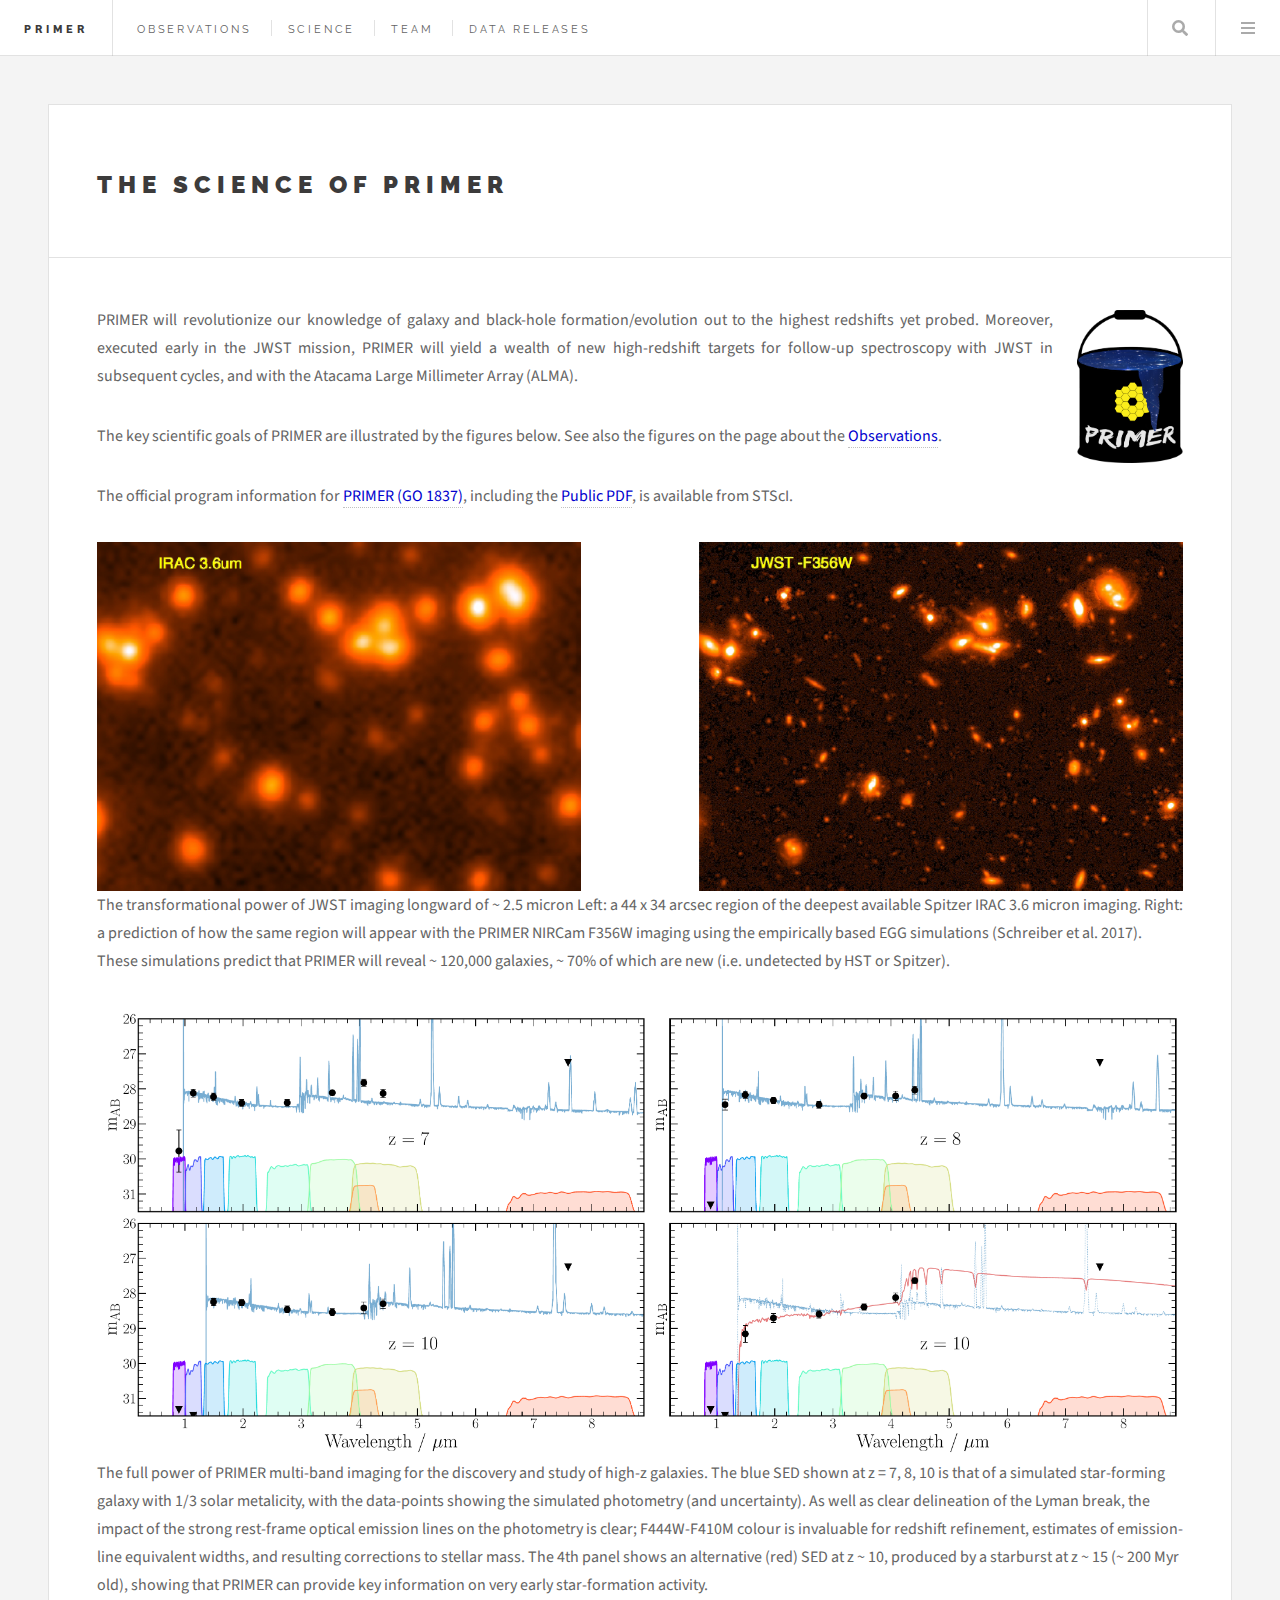
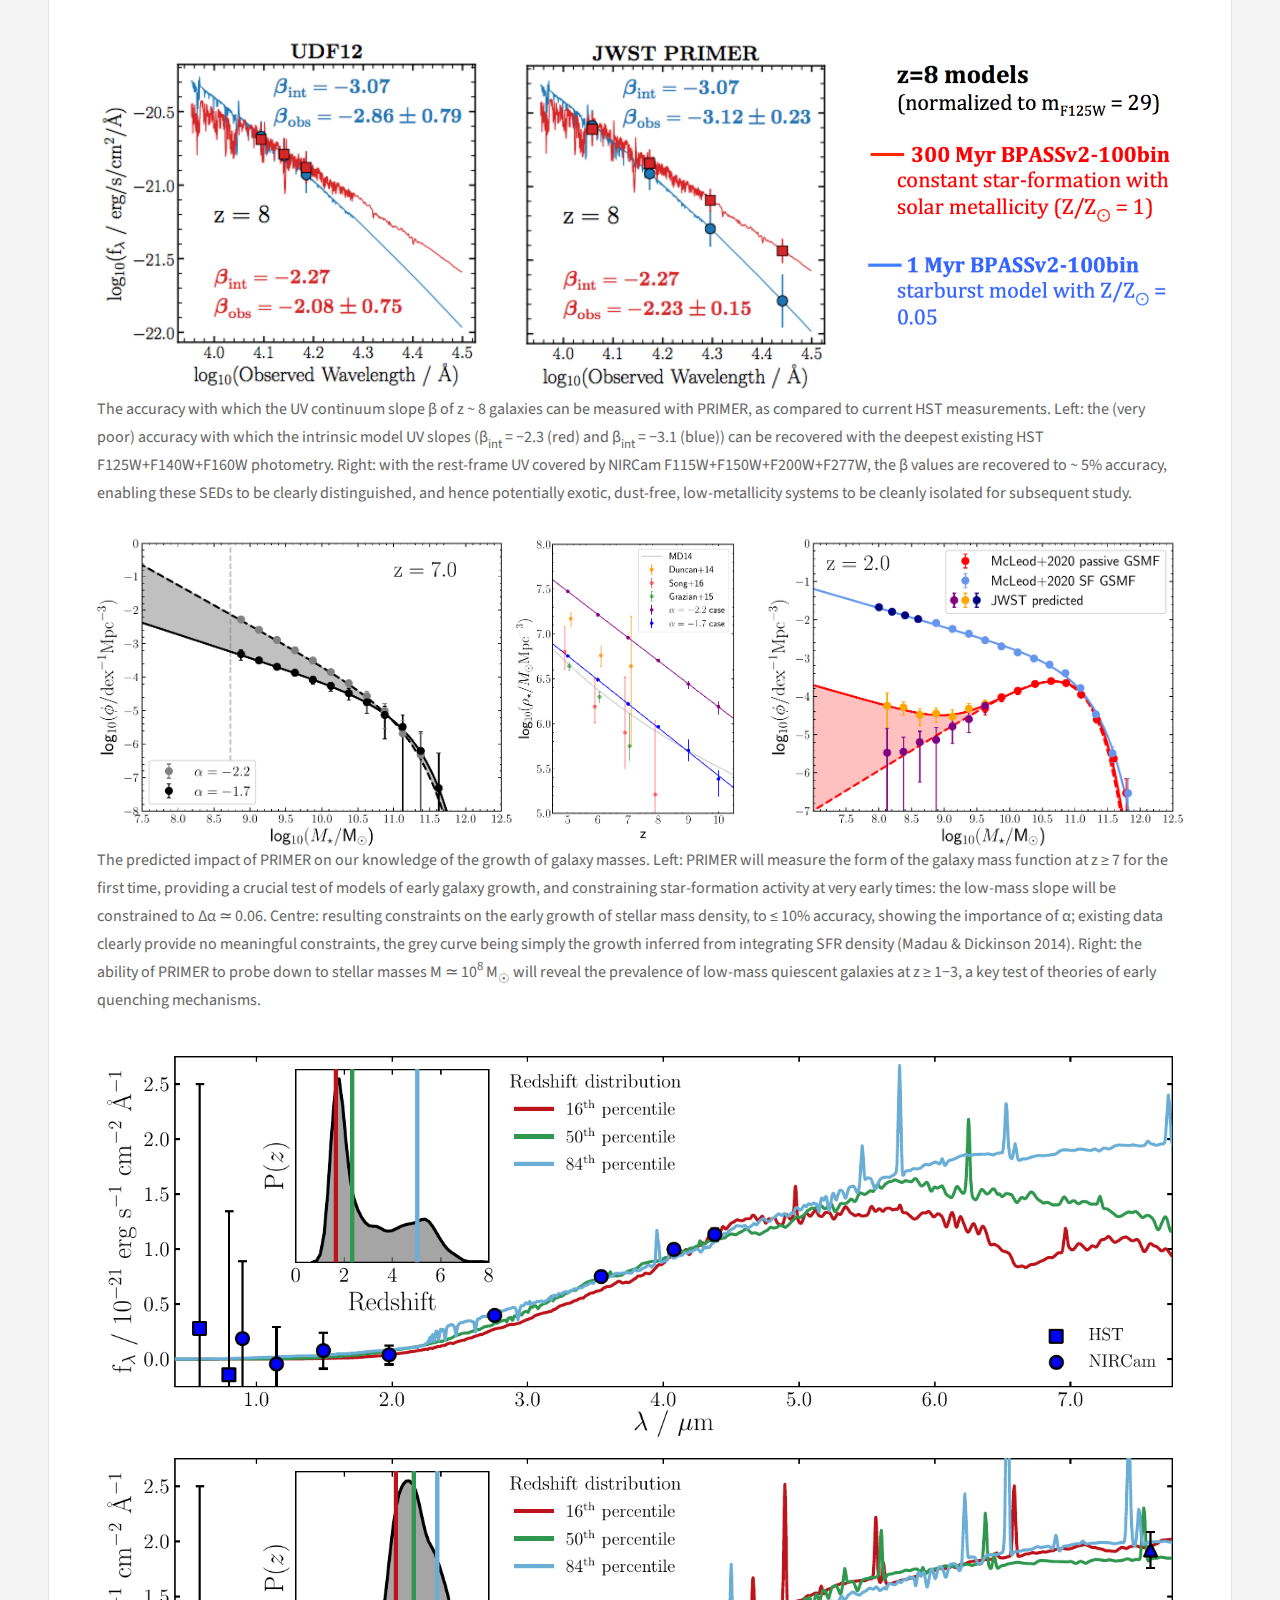
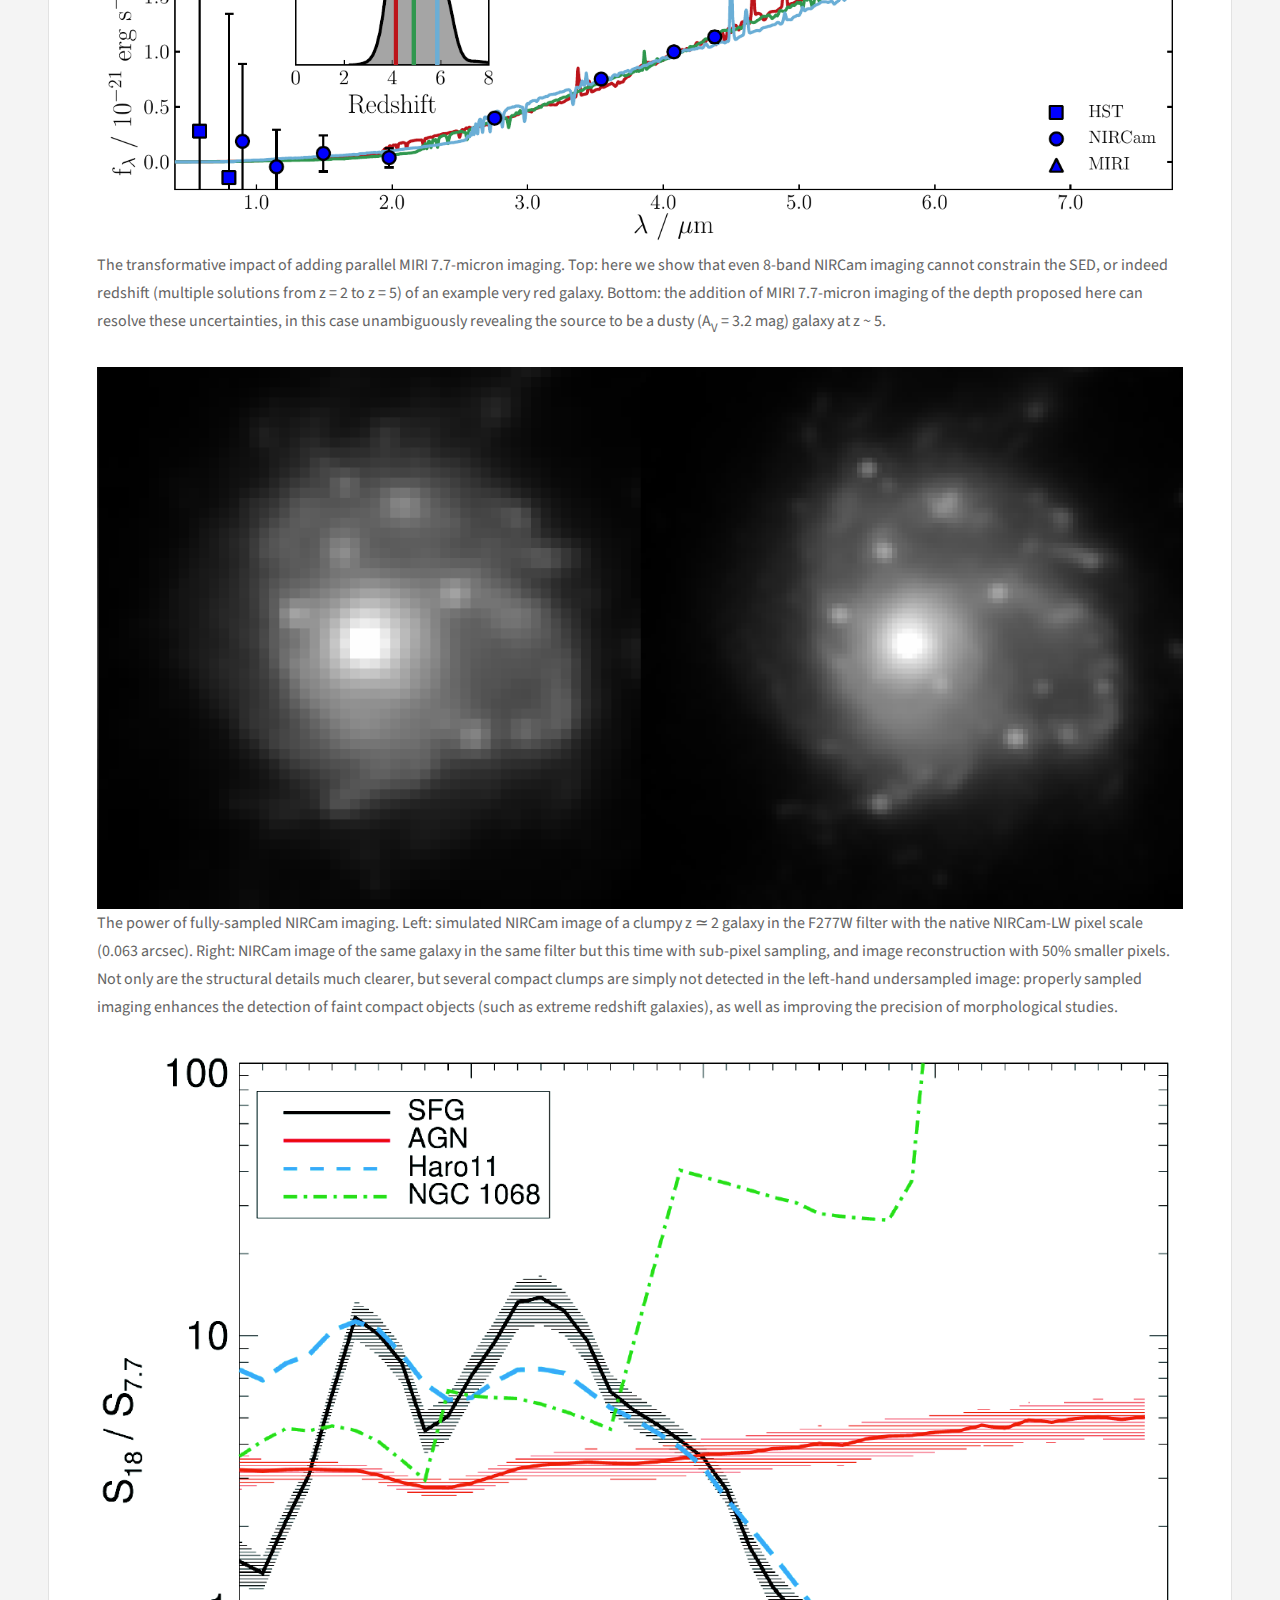
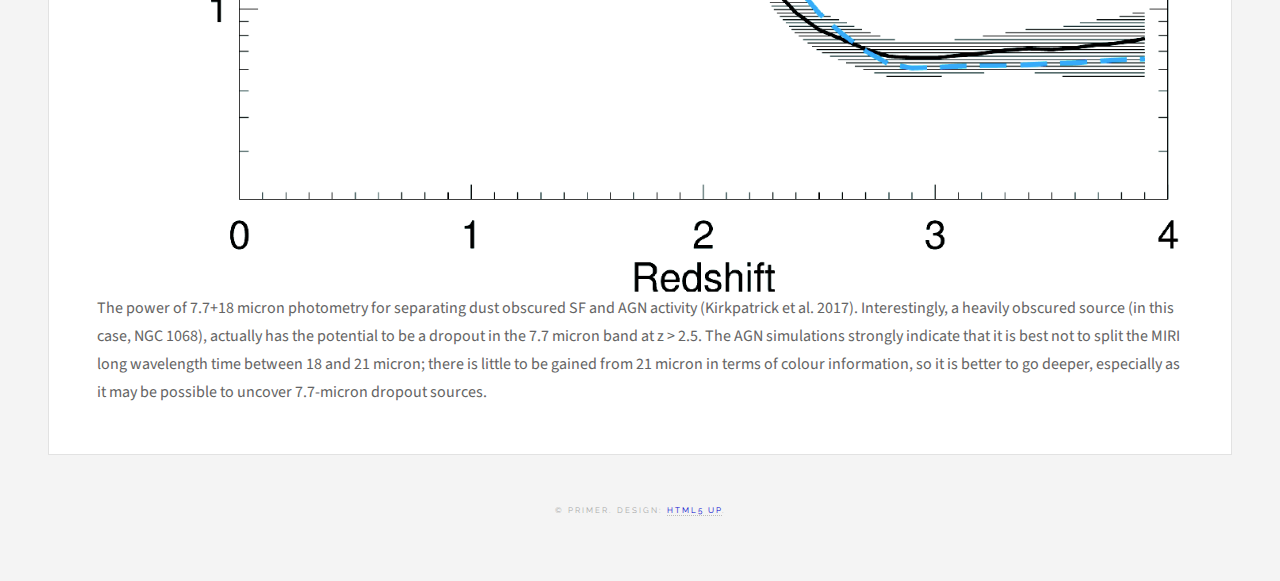
<file: science.html>
<!DOCTYPE HTML>
<!--
	Future Imperfect by HTML5 UP
	html5up.net | @ajlkn
	Free for personal and commercial use under the CCA 3.0 license (html5up.net/license)
-->
<html>
	<head>
		<title>The science of PRIMER</title>
		<meta charset="utf-8" />
		<meta name="viewport" content="width=device-width, initial-scale=1, user-scalable=no" />
		<link rel="stylesheet" href="assets/css/main.css" />
	</head>
	<body class="single is-preload">

		<!-- Wrapper -->
			<div id="wrapper">

				<!-- Header -->
					<header id="header">
						<h1><a href="index.html">PRIMER</a></h1>
						<nav class="links">
							<ul>
								<li><a href="observations.html">Observations</a></li>
								<li><a href="science.html">Science</a></li>
								<li><a href="team.html">Team</a></li>
								<li><a href="data_releases.html">Data releases</a></li>
							</ul>
						</nav>
						<nav class="main">
							<ul>
								<li class="search">
									<a class="fa-search" href="#search">Search</a>
									<form id="search" method="get" action="#">
										<input type="text" name="query" placeholder="Search" />
									</form>
								</li>
								<li class="menu">
									<a class="fa-bars" href="#menu">Menu</a>
								</li>
							</ul>
						</nav>
					</header>

				<!-- Menu -->
					<section id="menu">

						<!-- Search -->
							<section>
								<form class="search" method="get" action="#">
									<input type="text" name="query" placeholder="Search" />
								</form>
							</section>

						<!-- Links -->
							<section>
								<ul class="links">
									<li>
										<a href="observations.html">
											<h3>Observations</h3>
										</a>
									</li>
									<li>
										<a href="science.html">
											<h3>Science</h3>
										</a>
									</li>
									<li>
										<a href="team.html">
											<h3>Team</h3>
										</a>
									</li>
									<li>
										<a href="data_releases.html">
											<h3>Data releases</h3>
										</a>
									</li>
								</ul>
							</section>

						<!-- Actions -->
							<section>
								<ul class="actions stacked">
									<li><a href="https://drive.google.com/drive/folders/1TEIrTrACKg32MJpSzd639d554AX6fgOt?usp=sharing" class="button large fit">Internal team pages</a></li>
								</ul>
							</section>

					</section>

				<!-- Main -->
					<div id="main">

						<!-- Post -->
							<article class="post">
								<header>
									<div class="title">
										<h2><a href="#">The science of PRIMER</a></h2>
									</div>
								</header>
								<p>
									<span class="image rightsmall"><img src="images/primer_v6_trimmed.png" alt="PRIMER logo" /></span>
									PRIMER will revolutionize our knowledge of galaxy and black-hole formation/evolution out to the highest redshifts yet probed. Moreover, executed early in the JWST mission, PRIMER will yield a wealth of new high-redshift targets for follow-up spectroscopy with JWST in subsequent cycles, and with the Atacama Large Millimeter Array (ALMA).
								</p>
								<p>
									The key scientific goals of PRIMER are illustrated by the figures below.
									See also the figures on the page about the <a href="observations.html">Observations</a>.
								</p>
								<p>
									The official program information for <a href="https://www.stsci.edu/jwst/science-execution/program-information.html?id=1837">PRIMER (GO 1837)</a>,
									including the <a href="https://www.stsci.edu/jwst/phase2-public/1837.pdf">Public PDF</a>, is available from STScI.
								</p>
								<p>
									<figure>
										<span class="image fit"><img src="images/Fig1.png" alt="" />
										 <figcaption style="text-align:left; caption-side: bottom">The transformational power of JWST imaging longward of ~ 2.5 micron Left: a 44 x 34 arcsec region of the deepest available Spitzer IRAC 3.6 micron imaging. Right: a prediction of how the same region will appear with the PRIMER NIRCam F356W imaging using the empirically based EGG simulations (Schreiber et al. 2017). These simulations predict that PRIMER will reveal ~ 120,000 galaxies, ~ 70% of which are new (i.e. undetected by HST or Spitzer).</figcaption></span>
									</figure>
								</p>
								<p>
									<figure>
										<span class="image fit"><img src="images/Fig2.png" alt="" />
										 <figcaption style="text-align:left; caption-side: bottom">The full power of PRIMER multi-band imaging for the discovery and study of high-z galaxies. The blue SED shown at z = 7, 8, 10 is that of a simulated star-forming galaxy with 1/3 solar metalicity, with the data-points showing the simulated photometry (and uncertainty). As well as clear delineation of the Lyman break, the impact of the strong rest-frame optical emission lines on the photometry is clear; F444W-F410M colour is invaluable for redshift refinement, estimates of emission-line equivalent widths, and resulting corrections to stellar mass. The 4th panel shows an alternative (red) SED at z ~ 10, produced by a starburst at z ~ 15 (~ 200 Myr old), showing that PRIMER can provide key information on very early star-formation activity.</figcaption></span>
									</figure>
								</p>
								<p>
									<figure>
										<span class="image fit"><img src="images/Fig4.png" alt="" />
										 <figcaption style="text-align:left; caption-side: bottom">The accuracy with which the UV continuum slope &beta; of z ~ 8 galaxies can be measured with PRIMER, as compared to current HST measurements. Left: the (very poor) accuracy with which the intrinsic model UV slopes (&beta;<sub>int</sub> = &minus;2.3 (red) and &beta;<sub>int</sub> = &minus;3.1 (blue)) can be recovered with the deepest existing HST F125W+F140W+F160W photometry. Right: with the rest-frame UV covered by NIRCam F115W+F150W+F200W+F277W, the &beta; values are recovered to ~ 5% accuracy, enabling these SEDs to be clearly distinguished, and hence potentially exotic, dust-free, low-metallicity systems to be cleanly isolated for subsequent study.</figcaption></span>
									</figure>
								</p>
								<p>
									<figure>
										<span class="image fit"><img src="images/Fig5.png" alt="" />
										 <figcaption style="text-align:left; caption-side: bottom">The predicted impact of PRIMER on our knowledge of the growth of galaxy masses. Left: PRIMER will measure the form of the galaxy mass function at z &ge; 7 for the first time, providing a crucial test of models of early galaxy growth, and constraining star-formation activity at very early times: the low-mass slope will be constrained to &Delta;&alpha; &#8771; 0.06. Centre: resulting constraints on the early growth of stellar mass density, to &le; 10% accuracy, showing the importance of &alpha;; existing data clearly provide no meaningful constraints, the grey curve being simply the growth inferred from integrating SFR density (Madau &amp; Dickinson 2014). Right: the ability of PRIMER to probe down to stellar masses M &#8771; 10<sup>8</sup> M<sub>&#9737;</sub> will reveal the prevalence of low-mass quiescent galaxies at z &ge; 1&minus;3, a key test of theories of early quenching mechanisms.</figcaption></span>
									</figure>
								</p>
								<p>
									<figure>
										<span class="image fit"><img src="images/Fig6a.png" alt="" />
										<span class="image fit"><img src="images/Fig6b.png" alt="" />
										 <figcaption style="text-align:left; caption-side: bottom">The transformative impact of adding parallel MIRI 7.7-micron imaging. Top: here we show that even 8-band NIRCam imaging cannot constrain the SED, or indeed redshift (multiple solutions from z = 2 to z = 5) of an example very red galaxy. Bottom: the addition of MIRI 7.7-micron imaging of the depth proposed here can resolve these uncertainties, in this case unambiguously revealing the source to be a dusty (A<sub>V</sub> = 3.2 mag) galaxy at z ~ 5.</figcaption></span>
									</figure>
								</p>
								<p>
									<figure>
										<span class="image fit"><img src="images/Fig10.png" alt="" />
										 <figcaption style="text-align:left; caption-side: bottom">The power of fully-sampled NIRCam imaging. Left: simulated NIRCam image of a clumpy z &#8771; 2 galaxy in the F277W filter with the native NIRCam-LW pixel scale (0.063 arcsec). Right: NIRCam image of the same galaxy in the same filter but this time with sub-pixel sampling, and image reconstruction with 50% smaller pixels. Not only are the structural details much clearer, but several compact clumps are simply not detected in the left-hand undersampled image: properly sampled imaging enhances the detection of faint compact objects (such as extreme redshift galaxies), as well as improving the precision of morphological studies.</figcaption></span>
									</figure>
								</p>
								<p>
									<figure>
										<span class="image fit"><img src="images/Fig11_top_right.png" alt="" />
										 <figcaption style="text-align:left; caption-side: bottom">The power of 7.7+18 micron photometry for separating dust obscured SF and AGN activity (Kirkpatrick et al. 2017). Interestingly, a heavily obscured source (in this case, NGC 1068), actually has the potential to be a dropout in the 7.7 micron band at z &gt; 2.5. The AGN simulations strongly indicate that it is best not to split the MIRI long wavelength time between 18 and 21 micron; there is little to be gained from 21 micron in terms of colour information, so it is better to go deeper, especially as it may be possible to uncover 7.7-micron dropout sources.</figcaption></span>
									</figure>
								</p>
								<footer>
								</footer>
							</article>

					</div>

				<!-- Footer -->
					<section id="footer">
						<ul class="icons">
						</ul>
						<p class="copyright">&copy; PRIMER. Design: <a href="http://html5up.net">HTML5 UP</a>.</p>
					</section>

			</div>

		<!-- Scripts -->
			<script src="assets/js/jquery.min.js"></script>
			<script src="assets/js/browser.min.js"></script>
			<script src="assets/js/breakpoints.min.js"></script>
			<script src="assets/js/util.js"></script>
			<script src="assets/js/main.js"></script>

	</body>
</html>
</file>
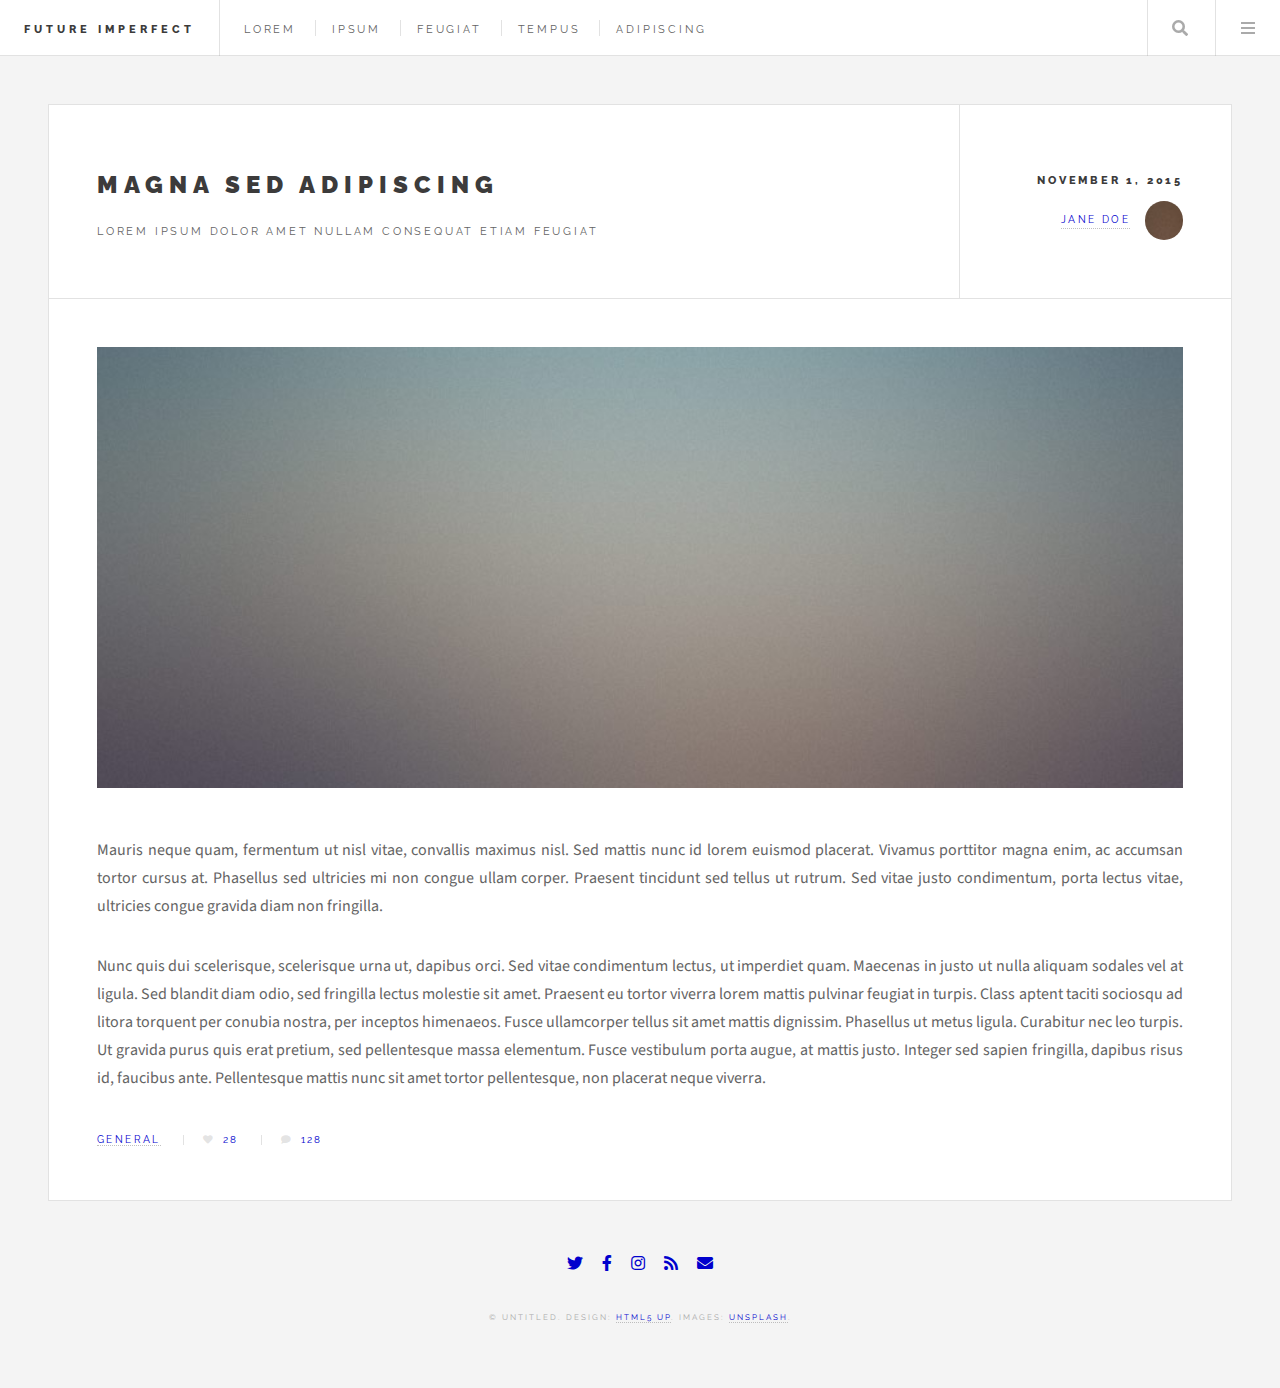
<file: single.html>
<!DOCTYPE HTML>
<!--
	Future Imperfect by HTML5 UP
	html5up.net | @ajlkn
	Free for personal and commercial use under the CCA 3.0 license (html5up.net/license)
-->
<html>
	<head>
		<title>Single - Future Imperfect by HTML5 UP</title>
		<meta charset="utf-8" />
		<meta name="viewport" content="width=device-width, initial-scale=1, user-scalable=no" />
		<link rel="stylesheet" href="assets/css/main.css" />
	</head>
	<body class="single is-preload">

		<!-- Wrapper -->
			<div id="wrapper">

				<!-- Header -->
					<header id="header">
						<h1><a href="index.html">Future Imperfect</a></h1>
						<nav class="links">
							<ul>
								<li><a href="#">Lorem</a></li>
								<li><a href="#">Ipsum</a></li>
								<li><a href="#">Feugiat</a></li>
								<li><a href="#">Tempus</a></li>
								<li><a href="#">Adipiscing</a></li>
							</ul>
						</nav>
						<nav class="main">
							<ul>
								<li class="search">
									<a class="fa-search" href="#search">Search</a>
									<form id="search" method="get" action="#">
										<input type="text" name="query" placeholder="Search" />
									</form>
								</li>
								<li class="menu">
									<a class="fa-bars" href="#menu">Menu</a>
								</li>
							</ul>
						</nav>
					</header>

				<!-- Menu -->
					<section id="menu">

						<!-- Search -->
							<section>
								<form class="search" method="get" action="#">
									<input type="text" name="query" placeholder="Search" />
								</form>
							</section>

						<!-- Links -->
							<section>
								<ul class="links">
									<li>
										<a href="#">
											<h3>Lorem ipsum</h3>
											<p>Feugiat tempus veroeros dolor</p>
										</a>
									</li>
									<li>
										<a href="#">
											<h3>Dolor sit amet</h3>
											<p>Sed vitae justo condimentum</p>
										</a>
									</li>
									<li>
										<a href="#">
											<h3>Feugiat veroeros</h3>
											<p>Phasellus sed ultricies mi congue</p>
										</a>
									</li>
									<li>
										<a href="#">
											<h3>Etiam sed consequat</h3>
											<p>Porta lectus amet ultricies</p>
										</a>
									</li>
								</ul>
							</section>

						<!-- Actions -->
							<section>
								<ul class="actions stacked">
									<li><a href="#" class="button large fit">Log In</a></li>
								</ul>
							</section>

					</section>

				<!-- Main -->
					<div id="main">

						<!-- Post -->
							<article class="post">
								<header>
									<div class="title">
										<h2><a href="#">Magna sed adipiscing</a></h2>
										<p>Lorem ipsum dolor amet nullam consequat etiam feugiat</p>
									</div>
									<div class="meta">
										<time class="published" datetime="2015-11-01">November 1, 2015</time>
										<a href="#" class="author"><span class="name">Jane Doe</span><img src="images/avatar.jpg" alt="" /></a>
									</div>
								</header>
								<span class="image featured"><img src="images/pic01.jpg" alt="" /></span>
								<p>Mauris neque quam, fermentum ut nisl vitae, convallis maximus nisl. Sed mattis nunc id lorem euismod placerat. Vivamus porttitor magna enim, ac accumsan tortor cursus at. Phasellus sed ultricies mi non congue ullam corper. Praesent tincidunt sed tellus ut rutrum. Sed vitae justo condimentum, porta lectus vitae, ultricies congue gravida diam non fringilla.</p>
								<p>Nunc quis dui scelerisque, scelerisque urna ut, dapibus orci. Sed vitae condimentum lectus, ut imperdiet quam. Maecenas in justo ut nulla aliquam sodales vel at ligula. Sed blandit diam odio, sed fringilla lectus molestie sit amet. Praesent eu tortor viverra lorem mattis pulvinar feugiat in turpis. Class aptent taciti sociosqu ad litora torquent per conubia nostra, per inceptos himenaeos. Fusce ullamcorper tellus sit amet mattis dignissim. Phasellus ut metus ligula. Curabitur nec leo turpis. Ut gravida purus quis erat pretium, sed pellentesque massa elementum. Fusce vestibulum porta augue, at mattis justo. Integer sed sapien fringilla, dapibus risus id, faucibus ante. Pellentesque mattis nunc sit amet tortor pellentesque, non placerat neque viverra. </p>
								<footer>
									<ul class="stats">
										<li><a href="#">General</a></li>
										<li><a href="#" class="icon solid fa-heart">28</a></li>
										<li><a href="#" class="icon solid fa-comment">128</a></li>
									</ul>
								</footer>
							</article>

					</div>

				<!-- Footer -->
					<section id="footer">
						<ul class="icons">
							<li><a href="#" class="icon brands fa-twitter"><span class="label">Twitter</span></a></li>
							<li><a href="#" class="icon brands fa-facebook-f"><span class="label">Facebook</span></a></li>
							<li><a href="#" class="icon brands fa-instagram"><span class="label">Instagram</span></a></li>
							<li><a href="#" class="icon solid fa-rss"><span class="label">RSS</span></a></li>
							<li><a href="#" class="icon solid fa-envelope"><span class="label">Email</span></a></li>
						</ul>
						<p class="copyright">&copy; Untitled. Design: <a href="http://html5up.net">HTML5 UP</a>. Images: <a href="http://unsplash.com">Unsplash</a>.</p>
					</section>

			</div>

		<!-- Scripts -->
			<script src="assets/js/jquery.min.js"></script>
			<script src="assets/js/browser.min.js"></script>
			<script src="assets/js/breakpoints.min.js"></script>
			<script src="assets/js/util.js"></script>
			<script src="assets/js/main.js"></script>

	</body>
</html>
</file>
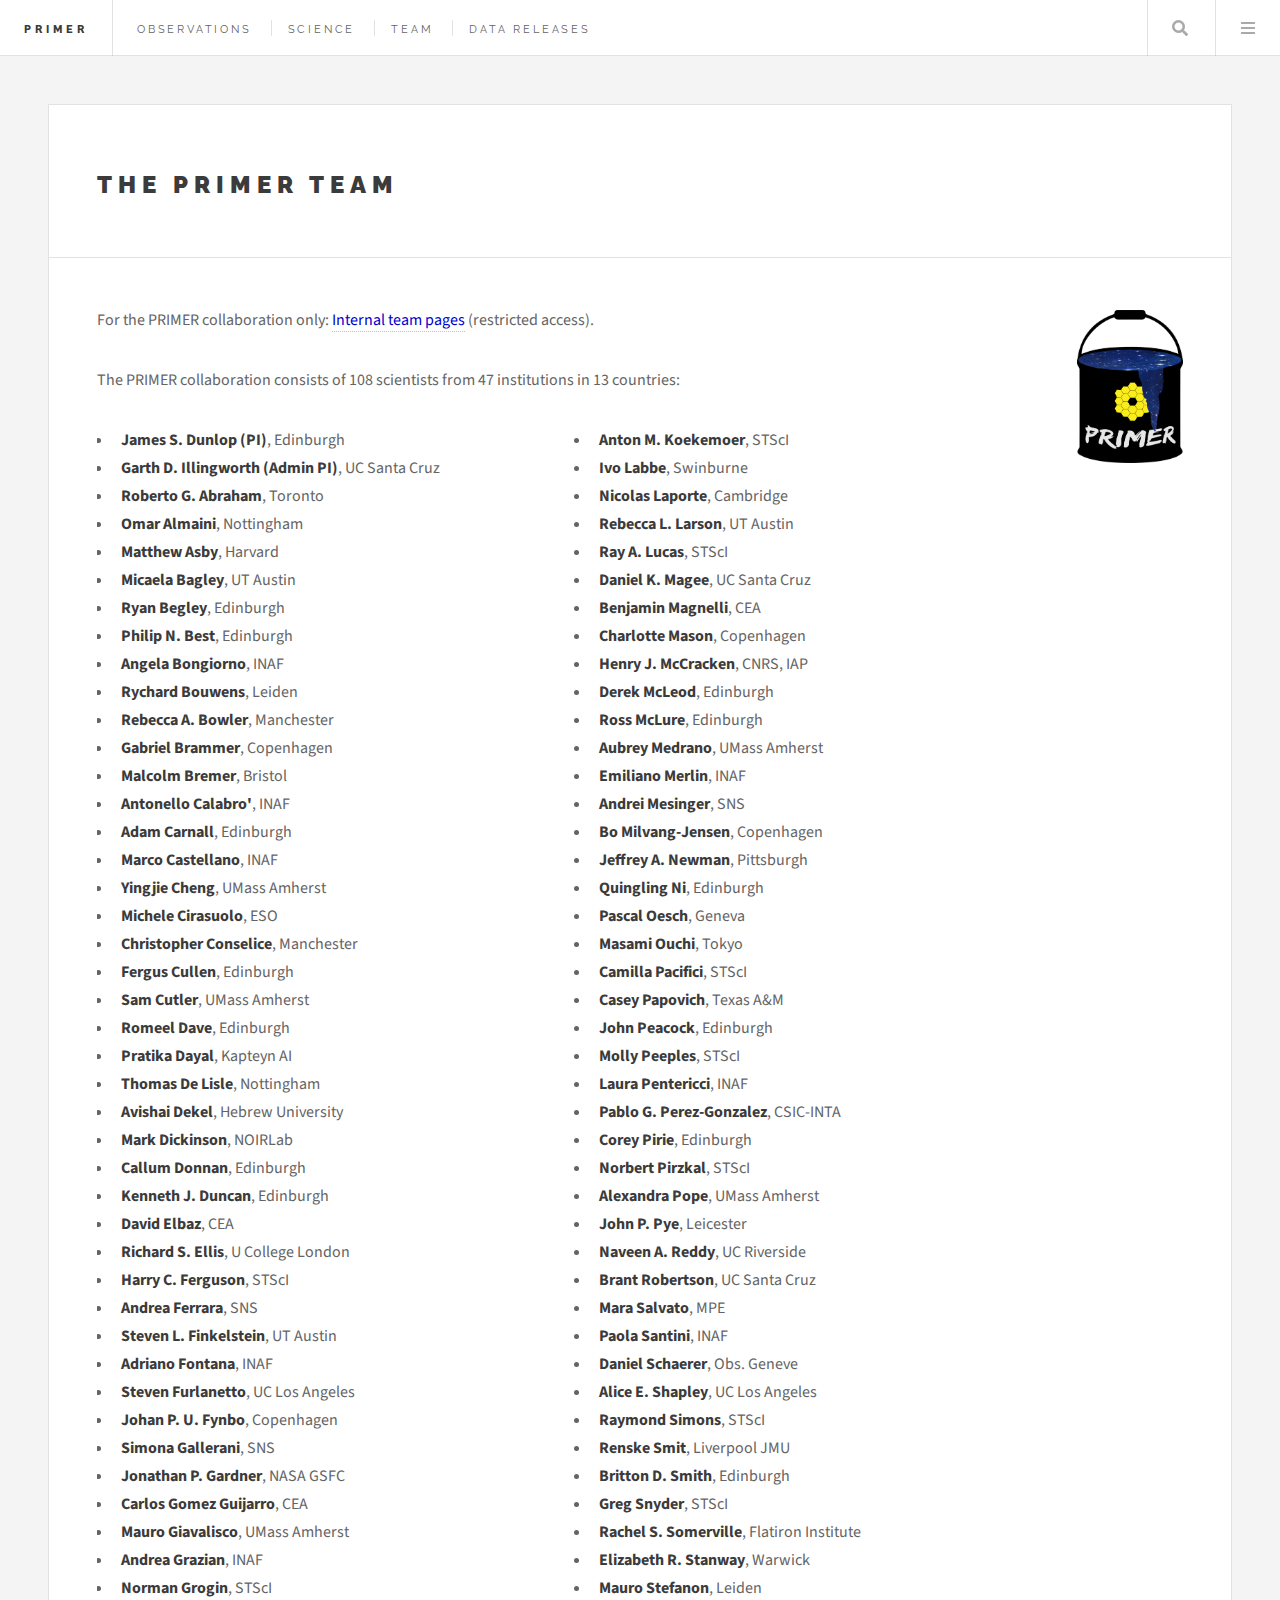
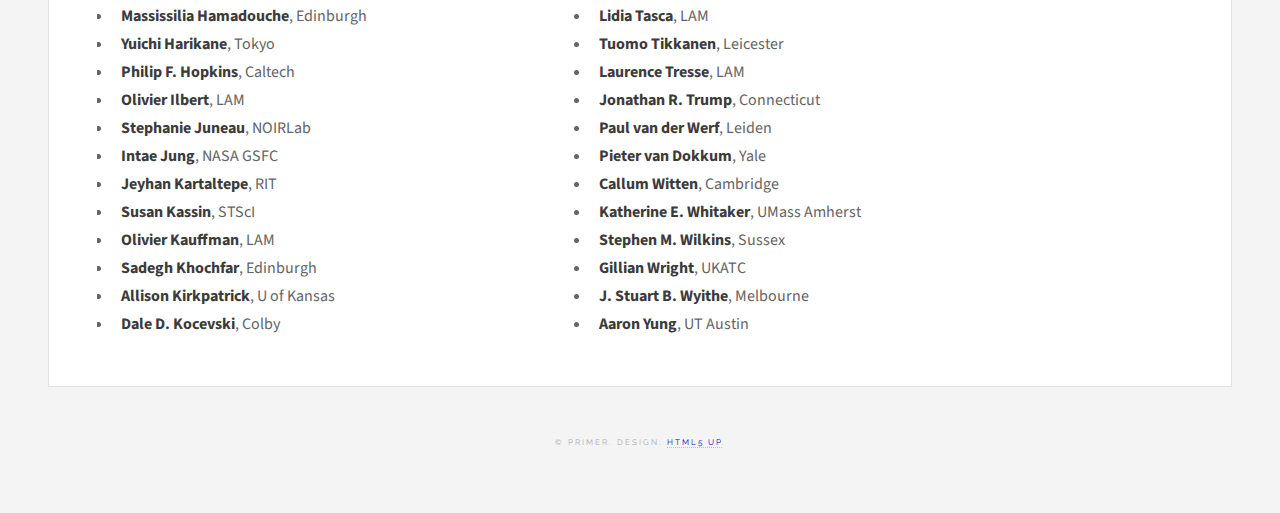
<file: team.html>
<!DOCTYPE HTML>
<!--
	Future Imperfect by HTML5 UP
	html5up.net | @ajlkn
	Free for personal and commercial use under the CCA 3.0 license (html5up.net/license)
-->
<html>
	<head>
		<title>The PRIMER Team</title>
		<meta charset="utf-8" />
		<meta name="viewport" content="width=device-width, initial-scale=1, user-scalable=no" />
		<link rel="stylesheet" href="assets/css/main.css" />
	</head>
	<body class="single is-preload">

		<!-- Wrapper -->
			<div id="wrapper">

				<!-- Header -->
					<header id="header">
						<h1><a href="index.html">PRIMER</a></h1>
						<nav class="links">
							<ul>
								<li><a href="observations.html">Observations</a></li>
								<li><a href="science.html">Science</a></li>
								<li><a href="team.html">Team</a></li>
								<li><a href="data_releases.html">Data releases</a></li>
							</ul>
						</nav>
						<nav class="main">
							<ul>
								<li class="search">
									<a class="fa-search" href="#search">Search</a>
									<form id="search" method="get" action="#">
										<input type="text" name="query" placeholder="Search" />
									</form>
								</li>
								<li class="menu">
									<a class="fa-bars" href="#menu">Menu</a>
								</li>
							</ul>
						</nav>
					</header>

				<!-- Menu -->
					<section id="menu">

						<!-- Search -->
							<section>
								<form class="search" method="get" action="#">
									<input type="text" name="query" placeholder="Search" />
								</form>
							</section>

						<!-- Links -->
							<section>
								<ul class="links">
									<li>
										<a href="observations.html">
											<h3>Observations</h3>
										</a>
									</li>
									<li>
										<a href="science.html">
											<h3>Science</h3>
										</a>
									</li>
									<li>
										<a href="team.html">
											<h3>Team</h3>
										</a>
									</li>
									<li>
										<a href="data_releases.html">
											<h3>Data releases</h3>
										</a>
									</li>
								</ul>
							</section>

						<!-- Actions -->
							<section>
								<ul class="actions stacked">
									<li><a href="https://drive.google.com/drive/folders/1TEIrTrACKg32MJpSzd639d554AX6fgOt?usp=sharing" class="button large fit">Internal team pages</a></li>
								</ul>
							</section>

					</section>

				<!-- Main -->
					<div id="main">

						<!-- Post -->
							<article class="post">
								<header>
									<div class="title">
										<h2>The PRIMER Team</h2>
									</div>
								</header>
								<p>
									<span class="image rightsmall"><img src="images/primer_v6_trimmed.png" alt="PRIMER logo" /></span>
									For the PRIMER collaboration only: <a href="https://drive.google.com/drive/folders/1TEIrTrACKg32MJpSzd639d554AX6fgOt?usp=sharing">Internal team pages</a> (restricted access).
								</p>
								<p>
									The PRIMER collaboration consists of 108 scientists from 47 institutions in 13 countries:
								</p>
									<div class="table-wrapper">
	 									<ul style="columns: 2;">
	 	 									<li><strong>James S. Dunlop (PI)</strong>, Edinburgh</li>
	 	 									<li><strong>Garth D. Illingworth (Admin PI)</strong>, UC Santa Cruz</li>
	 	 									<li><strong>Roberto G. Abraham</strong>, Toronto</li>
											<li><strong>Omar Almaini</strong>, Nottingham</li>
											<li><strong>Matthew Asby</strong>, Harvard</li>
	 	 									<li><strong>Micaela Bagley</strong>, UT Austin</li>
											<li><strong>Ryan Begley</strong>, Edinburgh</li>
	 	 									<li><strong>Philip N. Best</strong>, Edinburgh</li>
	 	 									<li><strong>Angela Bongiorno</strong>, INAF</li>
	 	 									<li><strong>Rychard Bouwens</strong>, Leiden</li>
	 	 									<li><strong>Rebecca A. Bowler</strong>, Manchester</li>
	 	 									<li><strong>Gabriel Brammer</strong>, Copenhagen</li>
	 	 									<li><strong>Malcolm Bremer</strong>, Bristol</li>
	 	 									<li><strong>Antonello Calabro'</strong>, INAF</li>
	 	 									<li><strong>Adam Carnall</strong>, Edinburgh</li>
	 	 									<li><strong>Marco Castellano</strong>, INAF</li>
	 	 									<li><strong>Yingjie Cheng</strong>, UMass Amherst</li>
	 	 									<li><strong>Michele Cirasuolo</strong>, ESO</li>
	 	 									<li><strong>Christopher Conselice</strong>, Manchester</li>
	 	 									<li><strong>Fergus Cullen</strong>, Edinburgh</li>
											<li><strong>Sam Cutler</strong>, UMass Amherst</li>
	 	 									<li><strong>Romeel Dave</strong>, Edinburgh</li>
	 	 									<li><strong>Pratika Dayal</strong>, Kapteyn AI</li>
											<li><strong>Thomas De Lisle</strong>, Nottingham</li>
	 	 									<li><strong>Avishai Dekel</strong>, Hebrew University</li>
	 	 									<li><strong>Mark Dickinson</strong>, NOIRLab</li>
											<li><strong>Callum Donnan</strong>, Edinburgh</li>
	 	 									<li><strong>Kenneth J. Duncan</strong>, Edinburgh</li>
	 	 									<li><strong>David Elbaz</strong>, CEA</li>
	 	 									<li><strong>Richard S. Ellis</strong>, U College London</li>
	 	 									<li><strong>Harry C. Ferguson</strong>, STScI</li>
	 	 									<li><strong>Andrea Ferrara</strong>, SNS</li>
	 	 									<li><strong>Steven L. Finkelstein</strong>, UT Austin</li>
	 	 									<li><strong>Adriano Fontana</strong>, INAF</li>
	 	 									<li><strong>Steven Furlanetto</strong>, UC Los Angeles</li>
	 	 									<li><strong>Johan P. U. Fynbo</strong>, Copenhagen</li>
	 	 									<li><strong>Simona Gallerani</strong>, SNS</li>
	 	 									<li><strong>Jonathan P. Gardner</strong>, NASA GSFC</li>
											<li><strong>Carlos Gomez Guijarro</strong>, CEA</li>
	 	 									<li><strong>Mauro Giavalisco</strong>, UMass Amherst</li>
	 	 									<li><strong>Andrea Grazian</strong>, INAF</li>
	 	 									<li><strong>Norman Grogin</strong>, STScI</li>
											<li><strong>Massissilia Hamadouche</strong>, Edinburgh</li>
	 	 									<li><strong>Yuichi Harikane</strong>, Tokyo</li>
	 	 									<li><strong>Philip F. Hopkins</strong>, Caltech</li>
	 	 									<li><strong>Olivier Ilbert</strong>, LAM</li>
	 	 									<li><strong>Stephanie Juneau</strong>, NOIRLab</li>
	 	 									<li><strong>Intae Jung</strong>, NASA GSFC</li>
	 	 									<li><strong>Jeyhan Kartaltepe</strong>, RIT</li>
	 	 									<li><strong>Susan Kassin</strong>, STScI</li>
											<li><strong>Olivier Kauffman</strong>, LAM</li>
	 	 									<li><strong>Sadegh Khochfar</strong>, Edinburgh</li>
	 	 									<li><strong>Allison Kirkpatrick</strong>, U of Kansas</li>
	 	 									<li><strong>Dale D. Kocevski</strong>, Colby</li>
	 	 									<li><strong>Anton M. Koekemoer</strong>, STScI</li>
	 	 									<li><strong>Ivo Labbe</strong>, Swinburne</li>
	 	 									<li><strong>Nicolas Laporte</strong>, Cambridge</li>
	 	 									<li><strong>Rebecca L. Larson</strong>, UT Austin</li>
	 	 									<li><strong>Ray A. Lucas</strong>, STScI</li>
	 	 									<li><strong>Daniel K. Magee</strong>, UC Santa Cruz</li>
											<li><strong>Benjamin Magnelli</strong>, CEA</li>
	 	 									<li><strong>Charlotte Mason</strong>, Copenhagen</li>
	 	 									<li><strong>Henry J. McCracken</strong>, CNRS, IAP</li>
	 	 									<li><strong>Derek McLeod</strong>, Edinburgh</li>
	 	 									<li><strong>Ross McLure</strong>, Edinburgh</li>
	 	 									<li><strong>Aubrey Medrano</strong>, UMass Amherst</li>
	 	 									<li><strong>Emiliano Merlin</strong>, INAF</li>
	 	 									<li><strong>Andrei Mesinger</strong>, SNS</li>
	 	 									<li><strong>Bo Milvang-Jensen</strong>, Copenhagen</li>
	 	 									<li><strong>Jeffrey A. Newman</strong>, Pittsburgh</li>
											<li><strong>Quingling Ni</strong>, Edinburgh</li>
	 	 									<li><strong>Pascal Oesch</strong>, Geneva</li>
	 	 									<li><strong>Masami Ouchi</strong>, Tokyo</li>
	 	 									<li><strong>Camilla Pacifici</strong>, STScI</li>
	 	 									<li><strong>Casey Papovich</strong>, Texas A&amp;M</li>
	 	 									<li><strong>John Peacock</strong>, Edinburgh</li>
	 	 									<li><strong>Molly Peeples</strong>, STScI</li>
	 	 									<li><strong>Laura Pentericci</strong>, INAF</li>
	 	 									<li><strong>Pablo G. Perez-Gonzalez</strong>, CSIC-INTA</li>
											<li><strong>Corey Pirie</strong>, Edinburgh</li>
	 	 									<li><strong>Norbert Pirzkal</strong>, STScI</li>
	 	 									<li><strong>Alexandra Pope</strong>, UMass Amherst</li>
	 	 									<li><strong>John P. Pye</strong>, Leicester</li>
	 	 									<li><strong>Naveen A. Reddy</strong>, UC Riverside</li>
	 	 									<li><strong>Brant Robertson</strong>, UC Santa Cruz</li>
	 	 									<li><strong>Mara Salvato</strong>, MPE</li>
	 	 									<li><strong>Paola Santini</strong>, INAF</li>
	 	 									<li><strong>Daniel Schaerer</strong>, Obs. Geneve</li>
	 	 									<li><strong>Alice E. Shapley</strong>, UC Los Angeles</li>
	 	 									<li><strong>Raymond Simons</strong>, STScI</li>
	 	 									<li><strong>Renske Smit</strong>, Liverpool JMU</li>
	 	 									<li><strong>Britton D. Smith</strong>, Edinburgh</li>
	 	 									<li><strong>Greg Snyder</strong>, STScI</li>
	 	 									<li><strong>Rachel S. Somerville</strong>, Flatiron Institute</li>
	 	 									<li><strong>Elizabeth R. Stanway</strong>, Warwick</li>
	 	 									<li><strong>Mauro Stefanon</strong>, Leiden</li>
	 	 									<li><strong>Lidia Tasca</strong>, LAM</li>
	 	 									<li><strong>Tuomo Tikkanen</strong>, Leicester</li>
	 	 									<li><strong>Laurence Tresse</strong>, LAM</li>
	 	 									<li><strong>Jonathan R. Trump</strong>, Connecticut</li>
	 	 									<li><strong>Paul van der Werf</strong>, Leiden</li>
	 	 									<li><strong>Pieter van Dokkum</strong>, Yale</li>
											<li><strong>Callum Witten</strong>, Cambridge</li>
	 	 									<li><strong>Katherine E. Whitaker</strong>, UMass Amherst</li>
	 	 									<li><strong>Stephen M. Wilkins</strong>, Sussex</li>
	 	 									<li><strong>Gillian Wright</strong>, UKATC</li>
	 	 									<li><strong>J. Stuart B. Wyithe</strong>, Melbourne</li>
											<li><strong>Aaron Yung</strong>, UT Austin</li>
	 									</ul>
									</div>
							</article>

					</div>

				<!-- Footer -->
					<section id="footer">
						<ul class="icons">
						</ul>
						<p class="copyright">&copy; PRIMER. Design: <a href="http://html5up.net">HTML5 UP</a>.</p>
					</section>

			</div>

		<!-- Scripts -->
			<script src="assets/js/jquery.min.js"></script>
			<script src="assets/js/browser.min.js"></script>
			<script src="assets/js/breakpoints.min.js"></script>
			<script src="assets/js/util.js"></script>
			<script src="assets/js/main.js"></script>

	</body>
</html>
</file>
<file: assets/css/main.css>
@import url(fontawesome-all.min.css);
@import url("https://fonts.googleapis.com/css?family=Source+Sans+Pro:400,700|Raleway:400,800,900");

/*
	Future Imperfect by HTML5 UP
	html5up.net | @ajlkn
	Free for personal and commercial use under the CCA 3.0 license (html5up.net/license)
*/

html, body, div, span, applet, object,
iframe, h1, h2, h3, h4, h5, h6, p, blockquote,
pre, a, abbr, acronym, address, big, cite,
code, del, dfn, em, img, ins, kbd, q, s, samp,
small, strike, strong, sub, sup, tt, var, b,
u, i, center, dl, dt, dd, ol, ul, li, fieldset,
form, label, legend, table, caption, tbody,
tfoot, thead, tr, th, td, article, aside,
canvas, details, embed, figure, figcaption,
footer, header, hgroup, menu, nav, output, ruby,
section, summary, time, mark, audio, video {
	margin: 0;
	padding: 0;
	border: 0;
	font-size: 100%;
	font: inherit;
	vertical-align: baseline;}

article, aside, details, figcaption, figure,
footer, header, hgroup, menu, nav, section {
	display: block;}

body {
	line-height: 1;
}

ol, ul {
	list-style: none;
}

blockquote, q {
	quotes: none;
}

	blockquote:before, blockquote:after, q:before, q:after {
		content: '';
		content: none;
	}

table {
	border-collapse: collapse;
	border-spacing: 0;
}

body {
	-webkit-text-size-adjust: none;
}

mark {
	background-color: transparent;
	color: inherit;
}

input::-moz-focus-inner {
	border: 0;
	padding: 0;
}

input, select, textarea {
	-moz-appearance: none;
	-webkit-appearance: none;
	-ms-appearance: none;
	appearance: none;
}

/* Basic */

	@-ms-viewport {
		width: device-width;
	}

	body {
		-ms-overflow-style: scrollbar;
	}

	@media screen and (max-width: 480px) {

		html, body {
			min-width: 320px;
		}

	}

	html {
		box-sizing: border-box;
	}

	*, *:before, *:after {
		box-sizing: inherit;
	}

	body {
		background: #f4f4f4;
	}

		body.is-preload *, body.is-preload *:before, body.is-preload *:after {
			-moz-animation: none !important;
			-webkit-animation: none !important;
			-ms-animation: none !important;
			animation: none !important;
			-moz-transition: none !important;
			-webkit-transition: none !important;
			-ms-transition: none !important;
			transition: none !important;
		}

/* Type */

	body, input, select, textarea {
		color: #646464;
		font-family: "Source Sans Pro", Helvetica, sans-serif;
		font-size: 14pt;
		font-weight: 400;
		line-height: 1.75;
	}

		@media screen and (max-width: 1680px) {

			body, input, select, textarea {
				font-size: 12pt;
			}

		}

		@media screen and (max-width: 1280px) {

			body, input, select, textarea {
				font-size: 12pt;
			}

		}

		@media screen and (max-width: 980px) {

			body, input, select, textarea {
				font-size: 12pt;
			}

		}

		@media screen and (max-width: 736px) {

			body, input, select, textarea {
				font-size: 12pt;
			}

		}

		@media screen and (max-width: 480px) {

			body, input, select, textarea {
				font-size: 12pt;
			}

		}

	a {
		-moz-transition: color 0.2s ease, border-bottom-color 0.2s ease;
		-webkit-transition: color 0.2s ease, border-bottom-color 0.2s ease;
		-ms-transition: color 0.2s ease, border-bottom-color 0.2s ease;
		transition: color 0.2s ease, border-bottom-color 0.2s ease;
		border-bottom: dotted 1px rgba(160, 160, 160, 0.65);
		color: MediumBlue;
		text-decoration: none;
	}

		a:visited {
			color: DarkViolet;
		}

		a:before {
			-moz-transition: color 0.2s ease;
			-webkit-transition: color 0.2s ease;
			-ms-transition: color 0.2s ease;
			transition: color 0.2s ease;
		}

		a:hover {
			border-bottom-color: transparent;
			color: #2ebaae !important;
		}

			a:hover:before {
				color: #2ebaae !important;
			}

	strong, b {
		color: #3c3b3b;
		font-weight: 700;
	}

	em, i {
		font-style: italic;
	}

	p {
		margin: 0 0 2em 0;
	}

	h1, h2, h3, h4, h5, h6 {
		color: #3c3b3b;
		font-family: "Raleway", Helvetica, sans-serif;
		font-weight: 800;
		letter-spacing: 0.25em;
		line-height: 1.65;
		margin: 0 0 1em 0;
		text-transform: uppercase;
	}

		h1 a, h2 a, h3 a, h4 a, h5 a, h6 a {
			color: inherit;
			border-bottom: 0;
		}

	h2 {
		font-size: 1.1em;
	}

	h3 {
		font-size: 0.9em;
	}

	h4 {
		font-size: 0.7em;
	}

	h5 {
		font-size: 0.7em;
	}

	h6 {
		font-size: 0.7em;
	}

	sub {
		font-size: 0.8em;
		position: relative;
		top: 0.5em;
	}

	sup {
		font-size: 0.8em;
		position: relative;
		top: -0.5em;
	}

	blockquote {
		border-left: solid 4px rgba(160, 160, 160, 0.3);
		font-style: italic;
		margin: 0 0 2em 0;
		padding: 0.5em 0 0.5em 2em;
	}

	code {
		background: rgba(160, 160, 160, 0.075);
		border: solid 1px rgba(160, 160, 160, 0.3);
		font-family: "Courier New", monospace;
		font-size: 0.9em;
		margin: 0 0.25em;
		padding: 0.25em 0.65em;
	}

	pre {
		-webkit-overflow-scrolling: touch;
		font-family: "Courier New", monospace;
		font-size: 0.9em;
		margin: 0 0 2em 0;
	}

		pre code {
			display: block;
			line-height: 1.75em;
			padding: 1em 1.5em;
			overflow-x: auto;
		}

	hr {
		border: 0;
		border-bottom: solid 1px rgba(160, 160, 160, 0.3);
		margin: 2em 0;
	}

		hr.major {
			margin: 3em 0;
		}

	.align-left {
		text-align: left;
	}

	.align-center {
		text-align: center;
	}

	.align-right {
		text-align: right;
	}

/* Row */

	.row {
		display: flex;
		flex-wrap: wrap;
		box-sizing: border-box;
		align-items: stretch;
	}

		.row > * {
			box-sizing: border-box;
		}

		.row.gtr-uniform > * > :last-child {
			margin-bottom: 0;
		}

		.row.aln-left {
			justify-content: flex-start;
		}

		.row.aln-center {
			justify-content: center;
		}

		.row.aln-right {
			justify-content: flex-end;
		}

		.row.aln-top {
			align-items: flex-start;
		}

		.row.aln-middle {
			align-items: center;
		}

		.row.aln-bottom {
			align-items: flex-end;
		}

		.row > .imp {
			order: -1;
		}

		.row > .col-1 {
			width: 8.33333%;
		}

		.row > .off-1 {
			margin-left: 8.33333%;
		}

		.row > .col-2 {
			width: 16.66667%;
		}

		.row > .off-2 {
			margin-left: 16.66667%;
		}

		.row > .col-3 {
			width: 25%;
		}

		.row > .off-3 {
			margin-left: 25%;
		}

		.row > .col-4 {
			width: 33.33333%;
		}

		.row > .off-4 {
			margin-left: 33.33333%;
		}

		.row > .col-5 {
			width: 41.66667%;
		}

		.row > .off-5 {
			margin-left: 41.66667%;
		}

		.row > .col-6 {
			width: 50%;
		}

		.row > .off-6 {
			margin-left: 50%;
		}

		.row > .col-7 {
			width: 58.33333%;
		}

		.row > .off-7 {
			margin-left: 58.33333%;
		}

		.row > .col-8 {
			width: 66.66667%;
		}

		.row > .off-8 {
			margin-left: 66.66667%;
		}

		.row > .col-9 {
			width: 75%;
		}

		.row > .off-9 {
			margin-left: 75%;
		}

		.row > .col-10 {
			width: 83.33333%;
		}

		.row > .off-10 {
			margin-left: 83.33333%;
		}

		.row > .col-11 {
			width: 91.66667%;
		}

		.row > .off-11 {
			margin-left: 91.66667%;
		}

		.row > .col-12 {
			width: 100%;
		}

		.row > .off-12 {
			margin-left: 100%;
		}

		.row.gtr-0 {
			margin-top: 0;
			margin-left: 0em;
		}

			.row.gtr-0 > * {
				padding: 0 0 0 0em;
			}

			.row.gtr-0.gtr-uniform {
				margin-top: 0em;
			}

				.row.gtr-0.gtr-uniform > * {
					padding-top: 0em;
				}

		.row.gtr-25 {
			margin-top: 0;
			margin-left: -0.25em;
		}

			.row.gtr-25 > * {
				padding: 0 0 0 0.25em;
			}

			.row.gtr-25.gtr-uniform {
				margin-top: -0.25em;
			}

				.row.gtr-25.gtr-uniform > * {
					padding-top: 0.25em;
				}

		.row.gtr-50 {
			margin-top: 0;
			margin-left: -0.5em;
		}

			.row.gtr-50 > * {
				padding: 0 0 0 0.5em;
			}

			.row.gtr-50.gtr-uniform {
				margin-top: -0.5em;
			}

				.row.gtr-50.gtr-uniform > * {
					padding-top: 0.5em;
				}

		.row {
			margin-top: 0;
			margin-left: -1em;
		}

			.row > * {
				padding: 0 0 0 1em;
			}

			.row.gtr-uniform {
				margin-top: -1em;
			}

				.row.gtr-uniform > * {
					padding-top: 1em;
				}

		.row.gtr-150 {
			margin-top: 0;
			margin-left: -1.5em;
		}

			.row.gtr-150 > * {
				padding: 0 0 0 1.5em;
			}

			.row.gtr-150.gtr-uniform {
				margin-top: -1.5em;
			}

				.row.gtr-150.gtr-uniform > * {
					padding-top: 1.5em;
				}

		.row.gtr-200 {
			margin-top: 0;
			margin-left: -2em;
		}

			.row.gtr-200 > * {
				padding: 0 0 0 2em;
			}

			.row.gtr-200.gtr-uniform {
				margin-top: -2em;
			}

				.row.gtr-200.gtr-uniform > * {
					padding-top: 2em;
				}

		@media screen and (max-width: 1680px) {

			.row {
				display: flex;
				flex-wrap: wrap;
				box-sizing: border-box;
				align-items: stretch;
			}

				.row > * {
					box-sizing: border-box;
				}

				.row.gtr-uniform > * > :last-child {
					margin-bottom: 0;
				}

				.row.aln-left {
					justify-content: flex-start;
				}

				.row.aln-center {
					justify-content: center;
				}

				.row.aln-right {
					justify-content: flex-end;
				}

				.row.aln-top {
					align-items: flex-start;
				}

				.row.aln-middle {
					align-items: center;
				}

				.row.aln-bottom {
					align-items: flex-end;
				}

				.row > .imp-xlarge {
					order: -1;
				}

				.row > .col-1-xlarge {
					width: 8.33333%;
				}

				.row > .off-1-xlarge {
					margin-left: 8.33333%;
				}

				.row > .col-2-xlarge {
					width: 16.66667%;
				}

				.row > .off-2-xlarge {
					margin-left: 16.66667%;
				}

				.row > .col-3-xlarge {
					width: 25%;
				}

				.row > .off-3-xlarge {
					margin-left: 25%;
				}

				.row > .col-4-xlarge {
					width: 33.33333%;
				}

				.row > .off-4-xlarge {
					margin-left: 33.33333%;
				}

				.row > .col-5-xlarge {
					width: 41.66667%;
				}

				.row > .off-5-xlarge {
					margin-left: 41.66667%;
				}

				.row > .col-6-xlarge {
					width: 50%;
				}

				.row > .off-6-xlarge {
					margin-left: 50%;
				}

				.row > .col-7-xlarge {
					width: 58.33333%;
				}

				.row > .off-7-xlarge {
					margin-left: 58.33333%;
				}

				.row > .col-8-xlarge {
					width: 66.66667%;
				}

				.row > .off-8-xlarge {
					margin-left: 66.66667%;
				}

				.row > .col-9-xlarge {
					width: 75%;
				}

				.row > .off-9-xlarge {
					margin-left: 75%;
				}

				.row > .col-10-xlarge {
					width: 83.33333%;
				}

				.row > .off-10-xlarge {
					margin-left: 83.33333%;
				}

				.row > .col-11-xlarge {
					width: 91.66667%;
				}

				.row > .off-11-xlarge {
					margin-left: 91.66667%;
				}

				.row > .col-12-xlarge {
					width: 100%;
				}

				.row > .off-12-xlarge {
					margin-left: 100%;
				}

				.row.gtr-0 {
					margin-top: 0;
					margin-left: 0em;
				}

					.row.gtr-0 > * {
						padding: 0 0 0 0em;
					}

					.row.gtr-0.gtr-uniform {
						margin-top: 0em;
					}

						.row.gtr-0.gtr-uniform > * {
							padding-top: 0em;
						}

				.row.gtr-25 {
					margin-top: 0;
					margin-left: -0.25em;
				}

					.row.gtr-25 > * {
						padding: 0 0 0 0.25em;
					}

					.row.gtr-25.gtr-uniform {
						margin-top: -0.25em;
					}

						.row.gtr-25.gtr-uniform > * {
							padding-top: 0.25em;
						}

				.row.gtr-50 {
					margin-top: 0;
					margin-left: -0.5em;
				}

					.row.gtr-50 > * {
						padding: 0 0 0 0.5em;
					}

					.row.gtr-50.gtr-uniform {
						margin-top: -0.5em;
					}

						.row.gtr-50.gtr-uniform > * {
							padding-top: 0.5em;
						}

				.row {
					margin-top: 0;
					margin-left: -1em;
				}

					.row > * {
						padding: 0 0 0 1em;
					}

					.row.gtr-uniform {
						margin-top: -1em;
					}

						.row.gtr-uniform > * {
							padding-top: 1em;
						}

				.row.gtr-150 {
					margin-top: 0;
					margin-left: -1.5em;
				}

					.row.gtr-150 > * {
						padding: 0 0 0 1.5em;
					}

					.row.gtr-150.gtr-uniform {
						margin-top: -1.5em;
					}

						.row.gtr-150.gtr-uniform > * {
							padding-top: 1.5em;
						}

				.row.gtr-200 {
					margin-top: 0;
					margin-left: -2em;
				}

					.row.gtr-200 > * {
						padding: 0 0 0 2em;
					}

					.row.gtr-200.gtr-uniform {
						margin-top: -2em;
					}

						.row.gtr-200.gtr-uniform > * {
							padding-top: 2em;
						}

		}

		@media screen and (max-width: 1280px) {

			.row {
				display: flex;
				flex-wrap: wrap;
				box-sizing: border-box;
				align-items: stretch;
			}

				.row > * {
					box-sizing: border-box;
				}

				.row.gtr-uniform > * > :last-child {
					margin-bottom: 0;
				}

				.row.aln-left {
					justify-content: flex-start;
				}

				.row.aln-center {
					justify-content: center;
				}

				.row.aln-right {
					justify-content: flex-end;
				}

				.row.aln-top {
					align-items: flex-start;
				}

				.row.aln-middle {
					align-items: center;
				}

				.row.aln-bottom {
					align-items: flex-end;
				}

				.row > .imp-large {
					order: -1;
				}

				.row > .col-1-large {
					width: 8.33333%;
				}

				.row > .off-1-large {
					margin-left: 8.33333%;
				}

				.row > .col-2-large {
					width: 16.66667%;
				}

				.row > .off-2-large {
					margin-left: 16.66667%;
				}

				.row > .col-3-large {
					width: 25%;
				}

				.row > .off-3-large {
					margin-left: 25%;
				}

				.row > .col-4-large {
					width: 33.33333%;
				}

				.row > .off-4-large {
					margin-left: 33.33333%;
				}

				.row > .col-5-large {
					width: 41.66667%;
				}

				.row > .off-5-large {
					margin-left: 41.66667%;
				}

				.row > .col-6-large {
					width: 50%;
				}

				.row > .off-6-large {
					margin-left: 50%;
				}

				.row > .col-7-large {
					width: 58.33333%;
				}

				.row > .off-7-large {
					margin-left: 58.33333%;
				}

				.row > .col-8-large {
					width: 66.66667%;
				}

				.row > .off-8-large {
					margin-left: 66.66667%;
				}

				.row > .col-9-large {
					width: 75%;
				}

				.row > .off-9-large {
					margin-left: 75%;
				}

				.row > .col-10-large {
					width: 83.33333%;
				}

				.row > .off-10-large {
					margin-left: 83.33333%;
				}

				.row > .col-11-large {
					width: 91.66667%;
				}

				.row > .off-11-large {
					margin-left: 91.66667%;
				}

				.row > .col-12-large {
					width: 100%;
				}

				.row > .off-12-large {
					margin-left: 100%;
				}

				.row.gtr-0 {
					margin-top: 0;
					margin-left: 0em;
				}

					.row.gtr-0 > * {
						padding: 0 0 0 0em;
					}

					.row.gtr-0.gtr-uniform {
						margin-top: 0em;
					}

						.row.gtr-0.gtr-uniform > * {
							padding-top: 0em;
						}

				.row.gtr-25 {
					margin-top: 0;
					margin-left: -0.25em;
				}

					.row.gtr-25 > * {
						padding: 0 0 0 0.25em;
					}

					.row.gtr-25.gtr-uniform {
						margin-top: -0.25em;
					}

						.row.gtr-25.gtr-uniform > * {
							padding-top: 0.25em;
						}

				.row.gtr-50 {
					margin-top: 0;
					margin-left: -0.5em;
				}

					.row.gtr-50 > * {
						padding: 0 0 0 0.5em;
					}

					.row.gtr-50.gtr-uniform {
						margin-top: -0.5em;
					}

						.row.gtr-50.gtr-uniform > * {
							padding-top: 0.5em;
						}

				.row {
					margin-top: 0;
					margin-left: -1em;
				}

					.row > * {
						padding: 0 0 0 1em;
					}

					.row.gtr-uniform {
						margin-top: -1em;
					}

						.row.gtr-uniform > * {
							padding-top: 1em;
						}

				.row.gtr-150 {
					margin-top: 0;
					margin-left: -1.5em;
				}

					.row.gtr-150 > * {
						padding: 0 0 0 1.5em;
					}

					.row.gtr-150.gtr-uniform {
						margin-top: -1.5em;
					}

						.row.gtr-150.gtr-uniform > * {
							padding-top: 1.5em;
						}

				.row.gtr-200 {
					margin-top: 0;
					margin-left: -2em;
				}

					.row.gtr-200 > * {
						padding: 0 0 0 2em;
					}

					.row.gtr-200.gtr-uniform {
						margin-top: -2em;
					}

						.row.gtr-200.gtr-uniform > * {
							padding-top: 2em;
						}

		}

		@media screen and (max-width: 980px) {

			.row {
				display: flex;
				flex-wrap: wrap;
				box-sizing: border-box;
				align-items: stretch;
			}

				.row > * {
					box-sizing: border-box;
				}

				.row.gtr-uniform > * > :last-child {
					margin-bottom: 0;
				}

				.row.aln-left {
					justify-content: flex-start;
				}

				.row.aln-center {
					justify-content: center;
				}

				.row.aln-right {
					justify-content: flex-end;
				}

				.row.aln-top {
					align-items: flex-start;
				}

				.row.aln-middle {
					align-items: center;
				}

				.row.aln-bottom {
					align-items: flex-end;
				}

				.row > .imp-medium {
					order: -1;
				}

				.row > .col-1-medium {
					width: 8.33333%;
				}

				.row > .off-1-medium {
					margin-left: 8.33333%;
				}

				.row > .col-2-medium {
					width: 16.66667%;
				}

				.row > .off-2-medium {
					margin-left: 16.66667%;
				}

				.row > .col-3-medium {
					width: 25%;
				}

				.row > .off-3-medium {
					margin-left: 25%;
				}

				.row > .col-4-medium {
					width: 33.33333%;
				}

				.row > .off-4-medium {
					margin-left: 33.33333%;
				}

				.row > .col-5-medium {
					width: 41.66667%;
				}

				.row > .off-5-medium {
					margin-left: 41.66667%;
				}

				.row > .col-6-medium {
					width: 50%;
				}

				.row > .off-6-medium {
					margin-left: 50%;
				}

				.row > .col-7-medium {
					width: 58.33333%;
				}

				.row > .off-7-medium {
					margin-left: 58.33333%;
				}

				.row > .col-8-medium {
					width: 66.66667%;
				}

				.row > .off-8-medium {
					margin-left: 66.66667%;
				}

				.row > .col-9-medium {
					width: 75%;
				}

				.row > .off-9-medium {
					margin-left: 75%;
				}

				.row > .col-10-medium {
					width: 83.33333%;
				}

				.row > .off-10-medium {
					margin-left: 83.33333%;
				}

				.row > .col-11-medium {
					width: 91.66667%;
				}

				.row > .off-11-medium {
					margin-left: 91.66667%;
				}

				.row > .col-12-medium {
					width: 100%;
				}

				.row > .off-12-medium {
					margin-left: 100%;
				}

				.row.gtr-0 {
					margin-top: 0;
					margin-left: 0em;
				}

					.row.gtr-0 > * {
						padding: 0 0 0 0em;
					}

					.row.gtr-0.gtr-uniform {
						margin-top: 0em;
					}

						.row.gtr-0.gtr-uniform > * {
							padding-top: 0em;
						}

				.row.gtr-25 {
					margin-top: 0;
					margin-left: -0.25em;
				}

					.row.gtr-25 > * {
						padding: 0 0 0 0.25em;
					}

					.row.gtr-25.gtr-uniform {
						margin-top: -0.25em;
					}

						.row.gtr-25.gtr-uniform > * {
							padding-top: 0.25em;
						}

				.row.gtr-50 {
					margin-top: 0;
					margin-left: -0.5em;
				}

					.row.gtr-50 > * {
						padding: 0 0 0 0.5em;
					}

					.row.gtr-50.gtr-uniform {
						margin-top: -0.5em;
					}

						.row.gtr-50.gtr-uniform > * {
							padding-top: 0.5em;
						}

				.row {
					margin-top: 0;
					margin-left: -1em;
				}

					.row > * {
						padding: 0 0 0 1em;
					}

					.row.gtr-uniform {
						margin-top: -1em;
					}

						.row.gtr-uniform > * {
							padding-top: 1em;
						}

				.row.gtr-150 {
					margin-top: 0;
					margin-left: -1.5em;
				}

					.row.gtr-150 > * {
						padding: 0 0 0 1.5em;
					}

					.row.gtr-150.gtr-uniform {
						margin-top: -1.5em;
					}

						.row.gtr-150.gtr-uniform > * {
							padding-top: 1.5em;
						}

				.row.gtr-200 {
					margin-top: 0;
					margin-left: -2em;
				}

					.row.gtr-200 > * {
						padding: 0 0 0 2em;
					}

					.row.gtr-200.gtr-uniform {
						margin-top: -2em;
					}

						.row.gtr-200.gtr-uniform > * {
							padding-top: 2em;
						}

		}

		@media screen and (max-width: 736px) {

			.row {
				display: flex;
				flex-wrap: wrap;
				box-sizing: border-box;
				align-items: stretch;
			}

				.row > * {
					box-sizing: border-box;
				}

				.row.gtr-uniform > * > :last-child {
					margin-bottom: 0;
				}

				.row.aln-left {
					justify-content: flex-start;
				}

				.row.aln-center {
					justify-content: center;
				}

				.row.aln-right {
					justify-content: flex-end;
				}

				.row.aln-top {
					align-items: flex-start;
				}

				.row.aln-middle {
					align-items: center;
				}

				.row.aln-bottom {
					align-items: flex-end;
				}

				.row > .imp-small {
					order: -1;
				}

				.row > .col-1-small {
					width: 8.33333%;
				}

				.row > .off-1-small {
					margin-left: 8.33333%;
				}

				.row > .col-2-small {
					width: 16.66667%;
				}

				.row > .off-2-small {
					margin-left: 16.66667%;
				}

				.row > .col-3-small {
					width: 25%;
				}

				.row > .off-3-small {
					margin-left: 25%;
				}

				.row > .col-4-small {
					width: 33.33333%;
				}

				.row > .off-4-small {
					margin-left: 33.33333%;
				}

				.row > .col-5-small {
					width: 41.66667%;
				}

				.row > .off-5-small {
					margin-left: 41.66667%;
				}

				.row > .col-6-small {
					width: 50%;
				}

				.row > .off-6-small {
					margin-left: 50%;
				}

				.row > .col-7-small {
					width: 58.33333%;
				}

				.row > .off-7-small {
					margin-left: 58.33333%;
				}

				.row > .col-8-small {
					width: 66.66667%;
				}

				.row > .off-8-small {
					margin-left: 66.66667%;
				}

				.row > .col-9-small {
					width: 75%;
				}

				.row > .off-9-small {
					margin-left: 75%;
				}

				.row > .col-10-small {
					width: 83.33333%;
				}

				.row > .off-10-small {
					margin-left: 83.33333%;
				}

				.row > .col-11-small {
					width: 91.66667%;
				}

				.row > .off-11-small {
					margin-left: 91.66667%;
				}

				.row > .col-12-small {
					width: 100%;
				}

				.row > .off-12-small {
					margin-left: 100%;
				}

				.row.gtr-0 {
					margin-top: 0;
					margin-left: 0em;
				}

					.row.gtr-0 > * {
						padding: 0 0 0 0em;
					}

					.row.gtr-0.gtr-uniform {
						margin-top: 0em;
					}

						.row.gtr-0.gtr-uniform > * {
							padding-top: 0em;
						}

				.row.gtr-25 {
					margin-top: 0;
					margin-left: -0.25em;
				}

					.row.gtr-25 > * {
						padding: 0 0 0 0.25em;
					}

					.row.gtr-25.gtr-uniform {
						margin-top: -0.25em;
					}

						.row.gtr-25.gtr-uniform > * {
							padding-top: 0.25em;
						}

				.row.gtr-50 {
					margin-top: 0;
					margin-left: -0.5em;
				}

					.row.gtr-50 > * {
						padding: 0 0 0 0.5em;
					}

					.row.gtr-50.gtr-uniform {
						margin-top: -0.5em;
					}

						.row.gtr-50.gtr-uniform > * {
							padding-top: 0.5em;
						}

				.row {
					margin-top: 0;
					margin-left: -1em;
				}

					.row > * {
						padding: 0 0 0 1em;
					}

					.row.gtr-uniform {
						margin-top: -1em;
					}

						.row.gtr-uniform > * {
							padding-top: 1em;
						}

				.row.gtr-150 {
					margin-top: 0;
					margin-left: -1.5em;
				}

					.row.gtr-150 > * {
						padding: 0 0 0 1.5em;
					}

					.row.gtr-150.gtr-uniform {
						margin-top: -1.5em;
					}

						.row.gtr-150.gtr-uniform > * {
							padding-top: 1.5em;
						}

				.row.gtr-200 {
					margin-top: 0;
					margin-left: -2em;
				}

					.row.gtr-200 > * {
						padding: 0 0 0 2em;
					}

					.row.gtr-200.gtr-uniform {
						margin-top: -2em;
					}

						.row.gtr-200.gtr-uniform > * {
							padding-top: 2em;
						}

		}

		@media screen and (max-width: 480px) {

			.row {
				display: flex;
				flex-wrap: wrap;
				box-sizing: border-box;
				align-items: stretch;
			}

				.row > * {
					box-sizing: border-box;
				}

				.row.gtr-uniform > * > :last-child {
					margin-bottom: 0;
				}

				.row.aln-left {
					justify-content: flex-start;
				}

				.row.aln-center {
					justify-content: center;
				}

				.row.aln-right {
					justify-content: flex-end;
				}

				.row.aln-top {
					align-items: flex-start;
				}

				.row.aln-middle {
					align-items: center;
				}

				.row.aln-bottom {
					align-items: flex-end;
				}

				.row > .imp-xsmall {
					order: -1;
				}

				.row > .col-1-xsmall {
					width: 8.33333%;
				}

				.row > .off-1-xsmall {
					margin-left: 8.33333%;
				}

				.row > .col-2-xsmall {
					width: 16.66667%;
				}

				.row > .off-2-xsmall {
					margin-left: 16.66667%;
				}

				.row > .col-3-xsmall {
					width: 25%;
				}

				.row > .off-3-xsmall {
					margin-left: 25%;
				}

				.row > .col-4-xsmall {
					width: 33.33333%;
				}

				.row > .off-4-xsmall {
					margin-left: 33.33333%;
				}

				.row > .col-5-xsmall {
					width: 41.66667%;
				}

				.row > .off-5-xsmall {
					margin-left: 41.66667%;
				}

				.row > .col-6-xsmall {
					width: 50%;
				}

				.row > .off-6-xsmall {
					margin-left: 50%;
				}

				.row > .col-7-xsmall {
					width: 58.33333%;
				}

				.row > .off-7-xsmall {
					margin-left: 58.33333%;
				}

				.row > .col-8-xsmall {
					width: 66.66667%;
				}

				.row > .off-8-xsmall {
					margin-left: 66.66667%;
				}

				.row > .col-9-xsmall {
					width: 75%;
				}

				.row > .off-9-xsmall {
					margin-left: 75%;
				}

				.row > .col-10-xsmall {
					width: 83.33333%;
				}

				.row > .off-10-xsmall {
					margin-left: 83.33333%;
				}

				.row > .col-11-xsmall {
					width: 91.66667%;
				}

				.row > .off-11-xsmall {
					margin-left: 91.66667%;
				}

				.row > .col-12-xsmall {
					width: 100%;
				}

				.row > .off-12-xsmall {
					margin-left: 100%;
				}

				.row.gtr-0 {
					margin-top: 0;
					margin-left: 0em;
				}

					.row.gtr-0 > * {
						padding: 0 0 0 0em;
					}

					.row.gtr-0.gtr-uniform {
						margin-top: 0em;
					}

						.row.gtr-0.gtr-uniform > * {
							padding-top: 0em;
						}

				.row.gtr-25 {
					margin-top: 0;
					margin-left: -0.25em;
				}

					.row.gtr-25 > * {
						padding: 0 0 0 0.25em;
					}

					.row.gtr-25.gtr-uniform {
						margin-top: -0.25em;
					}

						.row.gtr-25.gtr-uniform > * {
							padding-top: 0.25em;
						}

				.row.gtr-50 {
					margin-top: 0;
					margin-left: -0.5em;
				}

					.row.gtr-50 > * {
						padding: 0 0 0 0.5em;
					}

					.row.gtr-50.gtr-uniform {
						margin-top: -0.5em;
					}

						.row.gtr-50.gtr-uniform > * {
							padding-top: 0.5em;
						}

				.row {
					margin-top: 0;
					margin-left: -1em;
				}

					.row > * {
						padding: 0 0 0 1em;
					}

					.row.gtr-uniform {
						margin-top: -1em;
					}

						.row.gtr-uniform > * {
							padding-top: 1em;
						}

				.row.gtr-150 {
					margin-top: 0;
					margin-left: -1.5em;
				}

					.row.gtr-150 > * {
						padding: 0 0 0 1.5em;
					}

					.row.gtr-150.gtr-uniform {
						margin-top: -1.5em;
					}

						.row.gtr-150.gtr-uniform > * {
							padding-top: 1.5em;
						}

				.row.gtr-200 {
					margin-top: 0;
					margin-left: -2em;
				}

					.row.gtr-200 > * {
						padding: 0 0 0 2em;
					}

					.row.gtr-200.gtr-uniform {
						margin-top: -2em;
					}

						.row.gtr-200.gtr-uniform > * {
							padding-top: 2em;
						}

		}

/* Author */

	.author {
		display: -moz-flex;
		display: -webkit-flex;
		display: -ms-flex;
		display: flex;
		-moz-flex-direction: row;
		-webkit-flex-direction: row;
		-ms-flex-direction: row;
		flex-direction: row;
		-moz-align-items: center;
		-webkit-align-items: center;
		-ms-align-items: center;
		align-items: center;
		-moz-justify-content: -moz-flex-end;
		-webkit-justify-content: -webkit-flex-end;
		-ms-justify-content: -ms-flex-end;
		justify-content: flex-end;
		border-bottom: 0;
		font-family: "Raleway", Helvetica, sans-serif;
		font-size: 0.6em;
		font-weight: 400;
		letter-spacing: 0.25em;
		text-transform: uppercase;
		white-space: nowrap;
	}

		.author .name {
			-moz-transition: border-bottom-color 0.2s ease;
			-webkit-transition: border-bottom-color 0.2s ease;
			-ms-transition: border-bottom-color 0.2s ease;
			transition: border-bottom-color 0.2s ease;
			border-bottom: dotted 1px rgba(160, 160, 160, 0.65);
			display: block;
			margin: 0 1.5em 0 0;
		}

		.author img {
			border-radius: 100%;
			display: block;
			width: 4em;
		}

		.author:hover .name {
			border-bottom-color: transparent;
		}

/* Blurb */

	.blurb h2 {
		font-size: 0.8em;
		margin: 0 0 1.5em 0;
	}

	.blurb h3 {
		font-size: 0.7em;
	}

	.blurb p {
		font-size: 0.9em;
	}

/* Box */

	.box {
		border: solid 1px rgba(160, 160, 160, 0.3);
		margin-bottom: 2em;
		padding: 1.5em;
	}

		.box > :last-child,
		.box > :last-child > :last-child,
		.box > :last-child > :last-child > :last-child {
			margin-bottom: 0;
		}

		.box.alt {
			border: 0;
			border-radius: 0;
			padding: 0;
		}

/* Button */

	input[type="submit"],
	input[type="reset"],
	input[type="button"],
	button,
	.button {
		-moz-appearance: none;
		-webkit-appearance: none;
		-ms-appearance: none;
		appearance: none;
		-moz-transition: background-color 0.2s ease, box-shadow 0.2s ease, color 0.2s ease;
		-webkit-transition: background-color 0.2s ease, box-shadow 0.2s ease, color 0.2s ease;
		-ms-transition: background-color 0.2s ease, box-shadow 0.2s ease, color 0.2s ease;
		transition: background-color 0.2s ease, box-shadow 0.2s ease, color 0.2s ease;
		background-color: transparent;
		border: 0;
		box-shadow: inset 0 0 0 1px rgba(160, 160, 160, 0.3);
		color: #3c3b3b !important;
		cursor: pointer;
		display: inline-block;
		font-family: "Raleway", Helvetica, sans-serif;
		font-size: 0.6em;
		font-weight: 800;
		height: 4.8125em;
		letter-spacing: 0.25em;
		line-height: 4.8125em;
		padding: 0 2.5em;
		text-align: center;
		text-decoration: none;
		text-transform: uppercase;
		white-space: nowrap;
	}

		input[type="submit"]:hover,
		input[type="reset"]:hover,
		input[type="button"]:hover,
		button:hover,
		.button:hover {
			box-shadow: inset 0 0 0 1px #2ebaae;
			color: #2ebaae !important;
		}

			input[type="submit"]:hover:active,
			input[type="reset"]:hover:active,
			input[type="button"]:hover:active,
			button:hover:active,
			.button:hover:active {
				background-color: rgba(46, 186, 174, 0.05);
			}

		input[type="submit"]:before, input[type="submit"]:after,
		input[type="reset"]:before,
		input[type="reset"]:after,
		input[type="button"]:before,
		input[type="button"]:after,
		button:before,
		button:after,
		.button:before,
		.button:after {
			color: #aaaaaa;
			position: relative;
		}

		input[type="submit"]:before,
		input[type="reset"]:before,
		input[type="button"]:before,
		button:before,
		.button:before {
			left: -1em;
			padding: 0 0 0 0.75em;
		}

		input[type="submit"]:after,
		input[type="reset"]:after,
		input[type="button"]:after,
		button:after,
		.button:after {
			left: 1em;
			padding: 0 0.75em 0 0;
		}

		input[type="submit"].fit,
		input[type="reset"].fit,
		input[type="button"].fit,
		button.fit,
		.button.fit {
			width: 100%;
		}

		input[type="submit"].large,
		input[type="reset"].large,
		input[type="button"].large,
		button.large,
		.button.large {
			font-size: 0.7em;
			padding: 0 3em;
		}

		input[type="submit"].small,
		input[type="reset"].small,
		input[type="button"].small,
		button.small,
		.button.small {
			font-size: 0.5em;
		}

		input[type="submit"].disabled, input[type="submit"]:disabled,
		input[type="reset"].disabled,
		input[type="reset"]:disabled,
		input[type="button"].disabled,
		input[type="button"]:disabled,
		button.disabled,
		button:disabled,
		.button.disabled,
		.button:disabled {
			pointer-events: none;
			color: rgba(160, 160, 160, 0.3) !important;
		}

			input[type="submit"].disabled:before, input[type="submit"]:disabled:before,
			input[type="reset"].disabled:before,
			input[type="reset"]:disabled:before,
			input[type="button"].disabled:before,
			input[type="button"]:disabled:before,
			button.disabled:before,
			button:disabled:before,
			.button.disabled:before,
			.button:disabled:before {
				color: rgba(160, 160, 160, 0.3) !important;
			}

/* Form */

	form {
		margin: 0 0 2em 0;
	}

		form.search {
			text-decoration: none;
			position: relative;
		}

			form.search:before {
				-moz-osx-font-smoothing: grayscale;
				-webkit-font-smoothing: antialiased;
				display: inline-block;
				font-style: normal;
				font-variant: normal;
				text-rendering: auto;
				line-height: 1;
				text-transform: none !important;
				font-family: 'Font Awesome 5 Free';
				font-weight: 900;
			}

			form.search:before {
				color: #aaaaaa;
				content: '\f002';
				display: block;
				height: 2.75em;
				left: 0;
				line-height: 2.75em;
				position: absolute;
				text-align: center;
				top: 0;
				width: 2.5em;
			}

			form.search > input:first-child {
				padding-left: 2.5em;
			}

	label {
		color: #3c3b3b;
		display: block;
		font-size: 0.9em;
		font-weight: 700;
		margin: 0 0 1em 0;
	}

	input[type="text"],
	input[type="password"],
	input[type="email"],
	input[type="tel"],
	select,
	textarea {
		-moz-appearance: none;
		-webkit-appearance: none;
		-ms-appearance: none;
		appearance: none;
		background: rgba(160, 160, 160, 0.075);
		border: none;
		border: solid 1px rgba(160, 160, 160, 0.3);
		border-radius: 0;
		color: inherit;
		display: block;
		outline: 0;
		padding: 0 1em;
		text-decoration: none;
		width: 100%;
	}

		input[type="text"]:invalid,
		input[type="password"]:invalid,
		input[type="email"]:invalid,
		input[type="tel"]:invalid,
		select:invalid,
		textarea:invalid {
			box-shadow: none;
		}

		input[type="text"]:focus,
		input[type="password"]:focus,
		input[type="email"]:focus,
		input[type="tel"]:focus,
		select:focus,
		textarea:focus {
			border-color: #2ebaae;
			box-shadow: inset 0 0 0 1px #2ebaae;
		}

	.select-wrapper {
		text-decoration: none;
		display: block;
		position: relative;
	}

		.select-wrapper:before {
			-moz-osx-font-smoothing: grayscale;
			-webkit-font-smoothing: antialiased;
			display: inline-block;
			font-style: normal;
			font-variant: normal;
			text-rendering: auto;
			line-height: 1;
			text-transform: none !important;
			font-family: 'Font Awesome 5 Free';
			font-weight: 900;
		}

		.select-wrapper:before {
			color: rgba(160, 160, 160, 0.3);
			content: '\f078';
			display: block;
			height: 2.75em;
			line-height: 2.75em;
			pointer-events: none;
			position: absolute;
			right: 0;
			text-align: center;
			top: 0;
			width: 2.75em;
		}

		.select-wrapper select::-ms-expand {
			display: none;
		}

	select {
		background-image: url("data:image/svg+xml;charset=utf8,%3Csvg xmlns='http://www.w3.org/2000/svg' width='40' height='40' preserveAspectRatio='none' viewBox='0 0 40 40'%3E%3Cpath d='M9.4,12.3l10.4,10.4l10.4-10.4c0.2-0.2,0.5-0.4,0.9-0.4c0.3,0,0.6,0.1,0.9,0.4l3.3,3.3c0.2,0.2,0.4,0.5,0.4,0.9 c0,0.4-0.1,0.6-0.4,0.9L20.7,31.9c-0.2,0.2-0.5,0.4-0.9,0.4c-0.3,0-0.6-0.1-0.9-0.4L4.3,17.3c-0.2-0.2-0.4-0.5-0.4-0.9 c0-0.4,0.1-0.6,0.4-0.9l3.3-3.3c0.2-0.2,0.5-0.4,0.9-0.4S9.1,12.1,9.4,12.3z' fill='rgba(160, 160, 160, 0.3)' /%3E%3C/svg%3E");
		background-size: 1.25rem;
		background-repeat: no-repeat;
		background-position: calc(100% - 1rem) center;
		height: 2.75em;
		padding-right: 2.75em;
		text-overflow: ellipsis;
	}

		select option {
			color: #3c3b3b;
			background: #ffffff;
		}

		select:focus::-ms-value {
			background-color: transparent;
		}

		select::-ms-expand {
			display: none;
		}

	input[type="text"],
	input[type="password"],
	input[type="email"],
	select {
		height: 2.75em;
	}

	textarea {
		padding: 0.75em 1em;
	}

	input[type="checkbox"],
	input[type="radio"] {
		-moz-appearance: none;
		-webkit-appearance: none;
		-ms-appearance: none;
		appearance: none;
		display: block;
		float: left;
		margin-right: -2em;
		opacity: 0;
		width: 1em;
		z-index: -1;
	}

		input[type="checkbox"] + label,
		input[type="radio"] + label {
			text-decoration: none;
			color: #646464;
			cursor: pointer;
			display: inline-block;
			font-size: 1em;
			font-weight: 400;
			padding-left: 2.4em;
			padding-right: 0.75em;
			position: relative;
		}

			input[type="checkbox"] + label:before,
			input[type="radio"] + label:before {
				-moz-osx-font-smoothing: grayscale;
				-webkit-font-smoothing: antialiased;
				display: inline-block;
				font-style: normal;
				font-variant: normal;
				text-rendering: auto;
				line-height: 1;
				text-transform: none !important;
				font-family: 'Font Awesome 5 Free';
				font-weight: 900;
			}

			input[type="checkbox"] + label:before,
			input[type="radio"] + label:before {
				background: rgba(160, 160, 160, 0.075);
				border: solid 1px rgba(160, 160, 160, 0.3);
				content: '';
				display: inline-block;
				font-size: 0.8em;
				height: 2.0625em;
				left: 0;
				line-height: 2.0625em;
				position: absolute;
				text-align: center;
				top: 0;
				width: 2.0625em;
			}

		input[type="checkbox"]:checked + label:before,
		input[type="radio"]:checked + label:before {
			background: #3c3b3b;
			border-color: #3c3b3b;
			color: #ffffff;
			content: '\f00c';
		}

		input[type="checkbox"]:focus + label:before,
		input[type="radio"]:focus + label:before {
			border-color: #2ebaae;
			box-shadow: 0 0 0 1px #2ebaae;
		}

	input[type="radio"] + label:before {
		border-radius: 100%;
	}

	::-webkit-input-placeholder {
		color: #aaaaaa !important;
		opacity: 1.0;
	}

	:-moz-placeholder {
		color: #aaaaaa !important;
		opacity: 1.0;
	}

	::-moz-placeholder {
		color: #aaaaaa !important;
		opacity: 1.0;
	}

	:-ms-input-placeholder {
		color: #aaaaaa !important;
		opacity: 1.0;
	}

/* Icon */

	.icon {
		text-decoration: none;
		border-bottom: none;
		position: relative;
	}

		.icon:before {
			-moz-osx-font-smoothing: grayscale;
			-webkit-font-smoothing: antialiased;
			display: inline-block;
			font-style: normal;
			font-variant: normal;
			text-rendering: auto;
			line-height: 1;
			text-transform: none !important;
			font-family: 'Font Awesome 5 Free';
			font-weight: 400;
		}

		.icon > .label {
			display: none;
		}

		.icon:before {
			line-height: inherit;
		}

		.icon.solid:before {
			font-weight: 900;
		}

		.icon.brands:before {
			font-family: 'Font Awesome 5 Brands';
		}

		.icon.suffix:before {
			float: right;
		}

/* Image */

	.image {
		border: 0;
		display: inline-block;
		position: relative;
	}

		.image img {
			display: block;
		}

		.image.left, .image.right {
			max-width: 40%;
		}

			.image.left img, .image.right img {
				width: 100%;
			}

		.image.left {
			float: left;
			padding: 0 1.5em 1em 0;
			top: 0.25em;
		}

		.image.right {
			float: right;
			padding: 0 0 1em 1.5em;
			top: 0.25em;
		}

		.image.leftsmall, .image.rightsmall {
			max-width: 12%;
		}

			.image.leftsmall img, .image.rightsmall img {
				width: 100%;
			}

		.image.leftsmall {
			float: left;
			padding: 0 1.5em 1em 0;
			top: 0.25em;
		}

		.image.rightsmall {
			float: right;
			padding: 0 0 1em 1.5em;
			top: 0.25em;
		}

		.image.fit {
			display: block;
			margin: 0 0 2em 0;
			width: 100%;
		}

			.image.fit img {
				width: 100%;
			}

		.image.featured {
			display: block;
			margin: 0 0 3em 0;
			width: 100%;
		}

			.image.featured img {
				width: 100%;
			}

			@media screen and (max-width: 736px) {

				.image.featured {
					margin: 0 0 1.5em 0;
				}

			}

		.image.main {
			display: block;
			margin: 0 0 3em 0;
			width: 100%;
		}

			.image.main img {
				width: 100%;
			}

/* List */

	ol {
		list-style: decimal;
		margin: 0 0 2em 0;
		padding-left: 1.25em;
	}

		ol li {
			padding-left: 0.25em;
		}

	ul {
		list-style: disc;
		margin: 0 0 2em 0;
		padding-left: 1em;
	}

		ul li {
			padding-left: 0.5em;
		}

		ul.alt {
			list-style: none;
			padding-left: 0;
		}

			ul.alt li {
				border-top: solid 1px rgba(160, 160, 160, 0.3);
				padding: 0.5em 0;
			}

				ul.alt li:first-child {
					border-top: 0;
					padding-top: 0;
				}

	dl {
		margin: 0 0 2em 0;
	}

		dl dt {
			display: block;
			font-weight: 700;
			margin: 0 0 1em 0;
		}

		dl dd {
			margin-left: 2em;
		}

/* Actions */

	ul.actions {
		display: -moz-flex;
		display: -webkit-flex;
		display: -ms-flex;
		display: flex;
		cursor: default;
		list-style: none;
		margin-left: -1em;
		padding-left: 0;
	}

		ul.actions li {
			padding: 0 0 0 1em;
			vertical-align: middle;
		}

		ul.actions.special {
			-moz-justify-content: center;
			-webkit-justify-content: center;
			-ms-justify-content: center;
			justify-content: center;
			width: 100%;
			margin-left: 0;
		}

			ul.actions.special li:first-child {
				padding-left: 0;
			}

		ul.actions.stacked {
			-moz-flex-direction: column;
			-webkit-flex-direction: column;
			-ms-flex-direction: column;
			flex-direction: column;
			margin-left: 0;
		}

			ul.actions.stacked li {
				padding: 1.3em 0 0 0;
			}

				ul.actions.stacked li:first-child {
					padding-top: 0;
				}

		ul.actions.fit {
			width: calc(100% + 1em);
		}

			ul.actions.fit li {
				-moz-flex-grow: 1;
				-webkit-flex-grow: 1;
				-ms-flex-grow: 1;
				flex-grow: 1;
				-moz-flex-shrink: 1;
				-webkit-flex-shrink: 1;
				-ms-flex-shrink: 1;
				flex-shrink: 1;
				width: 100%;
			}

				ul.actions.fit li > * {
					width: 100%;
				}

			ul.actions.fit.stacked {
				width: 100%;
			}

		@media screen and (max-width: 480px) {

			ul.actions:not(.fixed) {
				-moz-flex-direction: column;
				-webkit-flex-direction: column;
				-ms-flex-direction: column;
				flex-direction: column;
				margin-left: 0;
				width: 100% !important;
			}

				ul.actions:not(.fixed) li {
					-moz-flex-grow: 1;
					-webkit-flex-grow: 1;
					-ms-flex-grow: 1;
					flex-grow: 1;
					-moz-flex-shrink: 1;
					-webkit-flex-shrink: 1;
					-ms-flex-shrink: 1;
					flex-shrink: 1;
					padding: 1em 0 0 0;
					text-align: center;
					width: 100%;
				}

					ul.actions:not(.fixed) li > * {
						width: 100%;
					}

					ul.actions:not(.fixed) li:first-child {
						padding-top: 0;
					}

					ul.actions:not(.fixed) li input[type="submit"],
					ul.actions:not(.fixed) li input[type="reset"],
					ul.actions:not(.fixed) li input[type="button"],
					ul.actions:not(.fixed) li button,
					ul.actions:not(.fixed) li .button {
						width: 100%;
					}

						ul.actions:not(.fixed) li input[type="submit"].icon:before,
						ul.actions:not(.fixed) li input[type="reset"].icon:before,
						ul.actions:not(.fixed) li input[type="button"].icon:before,
						ul.actions:not(.fixed) li button.icon:before,
						ul.actions:not(.fixed) li .button.icon:before {
							margin-left: -0.5em;
						}

		}

/* Icons */

	ul.icons {
		cursor: default;
		list-style: none;
		padding-left: 0;
	}

		ul.icons li {
			display: inline-block;
			padding: 0 1em 0 0;
		}

			ul.icons li:last-child {
				padding-right: 0;
			}

			ul.icons li > * {
				border: 0;
			}

				ul.icons li > * .label {
					display: none;
				}

/* Posts */

	ul.posts {
		list-style: none;
		padding: 0;
	}

		ul.posts li {
			border-top: dotted 1px rgba(160, 160, 160, 0.3);
			margin: 1.5em 0 0 0;
			padding: 1.5em 0 0 0;
		}

			ul.posts li:first-child {
				border-top: 0;
				margin-top: 0;
				padding-top: 0;
			}

		ul.posts article {
			display: -moz-flex;
			display: -webkit-flex;
			display: -ms-flex;
			display: flex;
			-moz-align-items: -moz-flex-start;
			-webkit-align-items: -webkit-flex-start;
			-ms-align-items: -ms-flex-start;
			align-items: flex-start;
			-moz-flex-direction: row-reverse;
			-webkit-flex-direction: row-reverse;
			-ms-flex-direction: row-reverse;
			flex-direction: row-reverse;
		}

			ul.posts article .image {
				display: block;
				margin-right: 1.5em;
				min-width: 4em;
				width: 4em;
			}

				ul.posts article .image img {
					width: 100%;
				}

			ul.posts article header {
				-moz-flex-grow: 1;
				-webkit-flex-grow: 1;
				-ms-flex-grow: 1;
				flex-grow: 1;
				-ms-flex: 1;
			}

				ul.posts article header h3 {
					font-size: 0.7em;
					margin-top: 0.125em;
				}

				ul.posts article header .published {
					display: block;
					font-family: "Raleway", Helvetica, sans-serif;
					font-size: 0.6em;
					font-weight: 400;
					letter-spacing: 0.25em;
					margin: -0.625em 0 1.7em 0;
					text-transform: uppercase;
				}

				ul.posts article header > :last-child {
					margin-bottom: 0;
				}

/* Mini Post */

	.mini-post {
		display: -moz-flex;
		display: -webkit-flex;
		display: -ms-flex;
		display: flex;
		-moz-flex-direction: column-reverse;
		-webkit-flex-direction: column-reverse;
		-ms-flex-direction: column-reverse;
		flex-direction: column-reverse;
		background: #ffffff;
		border: solid 1px rgba(160, 160, 160, 0.3);
		margin: 0 0 2em 0;
	}

		.mini-post .image {
			overflow: hidden;
			width: 100%;
		}

			.mini-post .image img {
				-moz-transition: -moz-transform 0.2s ease-out;
				-webkit-transition: -webkit-transform 0.2s ease-out;
				-ms-transition: -ms-transform 0.2s ease-out;
				transition: transform 0.2s ease-out;
				width: 100%;
			}

			.mini-post .image:hover img {
				-moz-transform: scale(1.05);
				-webkit-transform: scale(1.05);
				-ms-transform: scale(1.05);
				transform: scale(1.05);
			}

		.mini-post header {
			padding: 1.25em 4.25em 0.1em 1.25em ;
			min-height: 4em;
			position: relative;
			-moz-flex-grow: 1;
			-webkit-flex-grow: 1;
			-ms-flex-grow: 1;
			flex-grow: 1;
		}

			.mini-post header h3 {
				font-size: 0.7em;
			}

			.mini-post header .published {
				display: block;
				font-family: "Raleway", Helvetica, sans-serif;
				font-size: 0.6em;
				font-weight: 400;
				letter-spacing: 0.25em;
				margin: -0.625em 0 1.7em 0;
				text-transform: uppercase;
			}

			.mini-post header .author {
				position: absolute;
				right: 2em;
				top: 2em;
			}

	.mini-posts {
		margin: 0 0 2em 0;
	}

		@media screen and (max-width: 1280px) {

			.mini-posts {
				display: -moz-flex;
				display: -webkit-flex;
				display: -ms-flex;
				display: flex;
				-moz-flex-wrap: wrap;
				-webkit-flex-wrap: wrap;
				-ms-flex-wrap: wrap;
				flex-wrap: wrap;
				width: calc(100% + 2em);
			}

				.mini-posts > * {
					margin: 2em 2em 0 0;
					width: calc(50% - 2em);
				}

				.mini-posts > :nth-child(-n + 2) {
					margin-top: 0;
				}

		}

		@media screen and (max-width: 480px) {

			.mini-posts {
				display: block;
				width: 100%;
			}

				.mini-posts > * {
					margin: 0 0 2em 0;
					width: 100%;
				}

		}

/* Post */

	.post {
		padding: 3em 3em 1em 3em ;
		background: #ffffff;
		border: solid 1px rgba(160, 160, 160, 0.3);
		margin: 0 0 3em 0;
		position: relative;
		text-align: justify;
	}

		.post > header {
			display: -moz-flex;
			display: -webkit-flex;
			display: -ms-flex;
			display: flex;
			border-bottom: solid 1px rgba(160, 160, 160, 0.3);
			left: -3em;
			margin: -3em 0 3em 0;
			position: relative;
			width: calc(100% + 6em);
		}

			.post > header .title {
				-moz-flex-grow: 1;
				-webkit-flex-grow: 1;
				-ms-flex-grow: 1;
				flex-grow: 1;
				-ms-flex: 1;
				padding: 3.75em 3em 3.3em 3em;
			}

				.post > header .title h2 {
					font-weight: 900;
					font-size: 1.5em;
				}

				.post > header .title > :last-child {
					margin-bottom: 0;
				}

			.post > header .meta {
				padding: 3.75em 3em 1.75em 3em ;
				border-left: solid 1px rgba(160, 160, 160, 0.3);
				min-width: 17em;
				text-align: right;
				width: 17em;
			}

				.post > header .meta > * {
					margin: 0 0 1em 0;
				}

				.post > header .meta > :last-child {
					margin-bottom: 0;
				}

				.post > header .meta .published {
					color: #3c3b3b;
					display: block;
					font-family: "Raleway", Helvetica, sans-serif;
					font-size: 0.7em;
					font-weight: 800;
					letter-spacing: 0.25em;
					margin-top: 0.5em;
					text-transform: uppercase;
					white-space: nowrap;
				}

		.post > a.image.featured {
			overflow: hidden;
		}

			.post > a.image.featured img {
				-moz-transition: -moz-transform 0.2s ease-out;
				-webkit-transition: -webkit-transform 0.2s ease-out;
				-ms-transition: -ms-transform 0.2s ease-out;
				transition: transform 0.2s ease-out;
			}

			.post > a.image.featured:hover img {
				-moz-transform: scale(1.05);
				-webkit-transform: scale(1.05);
				-ms-transform: scale(1.05);
				transform: scale(1.05);
			}

		.post > footer {
			display: -moz-flex;
			display: -webkit-flex;
			display: -ms-flex;
			display: flex;
			-moz-align-items: center;
			-webkit-align-items: center;
			-ms-align-items: center;
			align-items: center;
		}

			.post > footer .actions {
				-moz-flex-grow: 1;
				-webkit-flex-grow: 1;
				-ms-flex-grow: 1;
				flex-grow: 1;
			}

			.post > footer .stats {
				cursor: default;
				list-style: none;
				padding: 0;
			}

				.post > footer .stats li {
					border-left: solid 1px rgba(160, 160, 160, 0.3);
					display: inline-block;
					font-family: "Raleway", Helvetica, sans-serif;
					font-size: 0.6em;
					font-weight: 400;
					letter-spacing: 0.25em;
					line-height: 1;
					margin: 0 0 0 2em;
					padding: 0 0 0 2em;
					text-transform: uppercase;
				}

					.post > footer .stats li:first-child {
						border-left: 0;
						margin-left: 0;
						padding-left: 0;
					}

					.post > footer .stats li .icon {
						border-bottom: 0;
					}

						.post > footer .stats li .icon:before {
							color: rgba(160, 160, 160, 0.3);
							margin-right: 0.75em;
						}

		@media screen and (max-width: 980px) {

			.post {
				border-left: 0;
				border-right: 0;
				left: -3em;
				width: calc(100% + (3em * 2));
			}

				.post > header {
					-moz-flex-direction: column;
					-webkit-flex-direction: column;
					-ms-flex-direction: column;
					flex-direction: column;
					padding: 3.75em 3em 1.25em 3em ;
					border-left: 0;
				}

					.post > header .title {
						-ms-flex: 0 1 auto;
						margin: 0 0 2em 0;
						padding: 0;
						text-align: center;
					}

					.post > header .meta {
						-moz-align-items: center;
						-webkit-align-items: center;
						-ms-align-items: center;
						align-items: center;
						display: -moz-flex;
						display: -webkit-flex;
						display: -ms-flex;
						display: flex;
						-moz-justify-content: center;
						-webkit-justify-content: center;
						-ms-justify-content: center;
						justify-content: center;
						border-left: 0;
						margin: 0 0 2em 0;
						padding-top: 0;
						padding: 0;
						text-align: left;
						width: 100%;
					}

						.post > header .meta > * {
							border-left: solid 1px rgba(160, 160, 160, 0.3);
							margin-left: 2em;
							padding-left: 2em;
						}

						.post > header .meta > :first-child {
							border-left: 0;
							margin-left: 0;
							padding-left: 0;
						}

						.post > header .meta .published {
							margin-bottom: 0;
							margin-top: 0;
						}

						.post > header .meta .author {
							-moz-flex-direction: row-reverse;
							-webkit-flex-direction: row-reverse;
							-ms-flex-direction: row-reverse;
							flex-direction: row-reverse;
							margin-bottom: 0;
						}

							.post > header .meta .author .name {
								margin: 0 0 0 1.5em;
							}

							.post > header .meta .author img {
								width: 3.5em;
							}

		}

		@media screen and (max-width: 736px) {

			.post {
				padding: 1.5em 1.5em 0.1em 1.5em ;
				left: -1.5em;
				margin: 0 0 2em 0;
				width: calc(100% + (1.5em * 2));
			}

				.post > header {
					padding: 3em 1.5em 0.5em 1.5em ;
					left: -1.5em;
					margin: -1.5em 0 1.5em 0;
					width: calc(100% + 3em);
				}

					.post > header .title h2 {
						font-size: 1.1em;
					}

		}

		@media screen and (max-width: 480px) {

			.post > header .meta {
				-moz-align-items: center;
				-webkit-align-items: center;
				-ms-align-items: center;
				align-items: center;
				-moz-flex-direction: column;
				-webkit-flex-direction: column;
				-ms-flex-direction: column;
				flex-direction: column;
			}

				.post > header .meta > * {
					border-left: 0;
					margin: 1em 0 0 0;
					padding-left: 0;
				}

				.post > header .meta .author .name {
					display: none;
				}

			.post > .image.featured {
				margin-left: -1.5em;
				margin-top: calc(-1.5em - 1px);
				width: calc(100% + 3em);
			}

			.post > footer {
				-moz-align-items: -moz-stretch;
				-webkit-align-items: -webkit-stretch;
				-ms-align-items: -ms-stretch;
				align-items: stretch;
				-moz-flex-direction: column-reverse;
				-webkit-flex-direction: column-reverse;
				-ms-flex-direction: column-reverse;
				flex-direction: column-reverse;
			}

				.post > footer .stats {
					text-align: center;
				}

					.post > footer .stats li {
						margin: 0 0 0 1.25em;
						padding: 0 0 0 1.25em;
					}

		}

/* Section/Article */

	section.special, article.special {
		text-align: center;
	}

	header p {
		font-family: "Raleway", Helvetica, sans-serif;
		font-size: 0.7em;
		font-weight: 400;
		letter-spacing: 0.25em;
		line-height: 2.5;
		margin-top: -1em;
		text-transform: uppercase;
	}

/* Table */

	.table-wrapper {
		-webkit-overflow-scrolling: touch;
		overflow-x: auto;
	}

	table {
		margin: 0 0 2em 0;
		width: 100%;
	}

		table tbody tr {
			border: solid 1px rgba(160, 160, 160, 0.3);
			border-left: 0;
			border-right: 0;
		}

			table tbody tr:nth-child(2n + 1) {
				background-color: rgba(160, 160, 160, 0.075);
			}

		table td {
			padding: 0.75em 0.75em;
		}

		table th {
			color: #3c3b3b;
			font-size: 0.9em;
			font-weight: 700;
			padding: 0 0.75em 0.75em 0.75em;
			text-align: left;
		}

		table thead {
			border-bottom: solid 2px rgba(160, 160, 160, 0.3);
		}

		table tfoot {
			border-top: solid 2px rgba(160, 160, 160, 0.3);
		}

		table.alt {
			border-collapse: separate;
		}

			table.alt tbody tr td {
				border: solid 1px rgba(160, 160, 160, 0.3);
				border-left-width: 0;
				border-top-width: 0;
			}

				table.alt tbody tr td:first-child {
					border-left-width: 1px;
				}

			table.alt tbody tr:first-child td {
				border-top-width: 1px;
			}

			table.alt thead {
				border-bottom: 0;
			}

			table.alt tfoot {
				border-top: 0;
			}

/* Header */

	body {
		padding-top: 3.5em;
	}

	#header {
		display: -moz-flex;
		display: -webkit-flex;
		display: -ms-flex;
		display: flex;
		-moz-justify-content: space-between;
		-webkit-justify-content: space-between;
		-ms-justify-content: space-between;
		justify-content: space-between;
		background-color: #ffffff;
		border-bottom: solid 1px rgba(160, 160, 160, 0.3);
		height: 3.5em;
		left: 0;
		line-height: 3.5em;
		position: fixed;
		top: 0;
		width: 100%;
		z-index: 10000;
	}

		#header a {
			color: inherit;
			text-decoration: none;
		}

		#header ul {
			list-style: none;
			margin: 0;
			padding-left: 0;
		}

			#header ul li {
				display: inline-block;
				padding-left: 0;
			}

		#header h1 {
			height: inherit;
			line-height: inherit;
			padding: 0 0 0 1.5em;
			white-space: nowrap;
		}

			#header h1 a {
				font-size: 0.7em;
			}

		#header .links {
			-moz-flex: 1;
			-webkit-flex: 1;
			-ms-flex: 1;
			flex: 1;
			border-left: solid 1px rgba(160, 160, 160, 0.3);
			height: inherit;
			line-height: inherit;
			margin-left: 1.5em;
			overflow: hidden;
			padding-left: 1.5em;
		}

			#header .links ul li {
				border-left: solid 1px rgba(160, 160, 160, 0.3);
				line-height: 1;
				margin-left: 1em;
				padding-left: 1em;
			}

				#header .links ul li:first-child {
					border-left: 0;
					margin-left: 0;
					padding-left: 0;
				}

				#header .links ul li a {
					border-bottom: 0;
					font-family: "Raleway", Helvetica, sans-serif;
					font-size: 0.7em;
					font-weight: 400;
					letter-spacing: 0.25em;
					text-transform: uppercase;
				}

		#header .main {
			height: inherit;
			line-height: inherit;
			text-align: right;
		}

			#header .main ul {
				height: inherit;
				line-height: inherit;
			}

				#header .main ul li {
					border-left: solid 1px rgba(160, 160, 160, 0.3);
					height: inherit;
					line-height: inherit;
					white-space: nowrap;
				}

					#header .main ul li > * {
						display: block;
						float: left;
					}

					#header .main ul li > a {
						text-decoration: none;
						border-bottom: 0;
						color: #aaaaaa;
						overflow: hidden;
						position: relative;
						text-indent: 4em;
						width: 4em;
					}

						#header .main ul li > a:before {
							-moz-osx-font-smoothing: grayscale;
							-webkit-font-smoothing: antialiased;
							display: inline-block;
							font-style: normal;
							font-variant: normal;
							text-rendering: auto;
							line-height: 1;
							text-transform: none !important;
							font-family: 'Font Awesome 5 Free';
							font-weight: 900;
						}

						#header .main ul li > a:before {
							display: block;
							height: inherit;
							left: 0;
							line-height: inherit;
							position: absolute;
							text-align: center;
							text-indent: 0;
							top: 0;
							width: inherit;
						}

		#header form {
			margin: 0;
		}

			#header form input {
				display: inline-block;
				height: 2.5em;
				position: relative;
				top: -2px;
				vertical-align: middle;
			}

		#header #search {
			-moz-transition: all 0.5s ease;
			-webkit-transition: all 0.5s ease;
			-ms-transition: all 0.5s ease;
			transition: all 0.5s ease;
			max-width: 0;
			opacity: 0;
			overflow: hidden;
			padding: 0;
			white-space: nowrap;
		}

			#header #search input {
				width: 12em;
			}

			#header #search.visible {
				max-width: 12.5em;
				opacity: 1;
				padding: 0 0.5em 0 0;
			}

		@media screen and (max-width: 980px) {

			#header .links {
				display: none;
			}

		}

		@media screen and (max-width: 736px) {

			#header {
				height: 2.75em;
				line-height: 2.75em;
			}

				#header h1 {
					padding: 0 0 0 1em;
				}

				#header .main .search {
					display: none;
				}

		}

/* Wrapper */

	#wrapper {
		display: -moz-flex;
		display: -webkit-flex;
		display: -ms-flex;
		display: flex;
		-moz-flex-direction: row-reverse;
		-webkit-flex-direction: row-reverse;
		-ms-flex-direction: row-reverse;
		flex-direction: row-reverse;
		-moz-transition: opacity 0.5s ease;
		-webkit-transition: opacity 0.5s ease;
		-ms-transition: opacity 0.5s ease;
		transition: opacity 0.5s ease;
		margin: 0 auto;
		max-width: 100%;
		opacity: 1;
		padding: 4.5em;
		width: 90em;
	}

		body.is-menu-visible #wrapper {
			opacity: 0.15;
		}

		@media screen and (max-width: 1680px) {

			#wrapper {
				padding: 3em;
			}

		}

		@media screen and (max-width: 1280px) {

			#wrapper {
				display: block;
			}

		}

		@media screen and (max-width: 736px) {

			#wrapper {
				padding: 1.5em;
			}

		}

		body.single #wrapper {
			display: block;
		}

/* Main */

	#main {
		-moz-flex-grow: 1;
		-webkit-flex-grow: 1;
		-ms-flex-grow: 1;
		flex-grow: 1;
		-ms-flex: 1;
		width: 100%;
	}

/* Sidebar */

	#sidebar {
		margin-right: 3em;
		min-width: 22em;
		width: 22em;
	}

		#sidebar > * {
			border-top: solid 1px rgba(160, 160, 160, 0.3);
			margin: 3em 0 0 0;
			padding: 3em 0 0 0;
		}

		#sidebar > :first-child {
			border-top: 0;
			margin-top: 0;
			padding-top: 0;
		}

		@media screen and (max-width: 1280px) {

			#sidebar {
				border-top: solid 1px rgba(160, 160, 160, 0.3);
				margin: 3em 0 0 0;
				min-width: 0;
				padding: 3em 0 0 0;
				width: 100%;
				overflow-x: hidden;
			}

		}

/* Intro */

	#intro .logo {
		border-bottom: 0;
		display: inline-block;
		margin: 0 0 1em 0;
		overflow: hidden;
		position: relative;
		width: 4em;
	}

		#intro .logo:before {
			background-image: url("data:image/svg+xml;charset=utf8,%3Csvg xmlns='http://www.w3.org/2000/svg' width='100px' height='100px' viewBox='0 0 100 100' preserveAspectRatio='none' zoomAndPan='disable'%3E%3Cpolygon points='0,0 100,0 100,25 50,0 0,25' style='fill:%23f4f4f4' /%3E%3Cpolygon points='0,100 100,100 100,75 50,100 0,75' style='fill:%23f4f4f4' /%3E%3C/svg%3E");
			background-position: top left;
			background-repeat: no-repeat;
			background-size: 100% 100%;
			content: '';
			display: block;
			height: 100%;
			left: 0;
			position: absolute;
			top: 0;
			width: 100%;
		}

		#intro .logo img {
			display: block;
			margin-left: -0.25em;
			width: 4.5em;
		}

	#intro header h2 {
		font-size: 2em;
		font-weight: 900;
	}

	#intro header p {
		font-size: 0.8em;
	}

	@media screen and (max-width: 1280px) {

		#intro {
			margin: 0 0 3em 0;
			text-align: center;
		}

			#intro header h2 {
				font-size: 2em;
			}

			#intro header p {
				font-size: 0.7em;
			}

	}

	@media screen and (max-width: 736px) {

		#intro {
			margin: 0 0 1.5em 0;
			padding: 1.25em 0;
		}

			#intro > :last-child {
				margin-bottom: 0;
			}

			#intro .logo {
				margin: 0 0 0.5em 0;
			}

			#intro header h2 {
				font-size: 1.25em;
			}

			#intro header > :last-child {
				margin-bottom: 0;
			}

	}

/* Footer */

	#footer .icons {
		color: #aaaaaa;
	}

	#footer .copyright {
		color: #aaaaaa;
		font-family: "Raleway", Helvetica, sans-serif;
		font-size: 0.5em;
		font-weight: 400;
		letter-spacing: 0.25em;
		text-transform: uppercase;
	}

	body.single #footer {
		text-align: center;
	}

/* Menu */

	#menu {
		-moz-transform: translateX(25em);
		-webkit-transform: translateX(25em);
		-ms-transform: translateX(25em);
		transform: translateX(25em);
		-moz-transition: -moz-transform 0.5s ease, visibility 0.5s;
		-webkit-transition: -webkit-transform 0.5s ease, visibility 0.5s;
		-ms-transition: -ms-transform 0.5s ease, visibility 0.5s;
		transition: transform 0.5s ease, visibility 0.5s;
		-webkit-overflow-scrolling: touch;
		background: #ffffff;
		border-left: solid 1px rgba(160, 160, 160, 0.3);
		box-shadow: none;
		height: 100%;
		max-width: 80%;
		overflow-y: auto;
		position: fixed;
		right: 0;
		top: 0;
		visibility: hidden;
		width: 25em;
		z-index: 10002;
	}

		#menu > * {
			border-top: solid 1px rgba(160, 160, 160, 0.3);
			padding: 3em;
		}

			#menu > * > :last-child {
				margin-bottom: 0;
			}

		#menu > :first-child {
			border-top: 0;
		}

		#menu .links {
			list-style: none;
			padding: 0;
		}

			#menu .links > li {
				border: 0;
				border-top: dotted 1px rgba(160, 160, 160, 0.3);
				margin: 1.5em 0 0 0;
				padding: 1.5em 0 0 0;
			}

				#menu .links > li a {
					display: block;
					border-bottom: 0;
				}

					#menu .links > li a h3 {
						-moz-transition: color 0.2s ease;
						-webkit-transition: color 0.2s ease;
						-ms-transition: color 0.2s ease;
						transition: color 0.2s ease;
						font-size: 0.7em;
					}

					#menu .links > li a p {
						font-family: "Raleway", Helvetica, sans-serif;
						font-size: 0.6em;
						font-weight: 400;
						letter-spacing: 0.25em;
						margin-bottom: 0;
						text-decoration: none;
						text-transform: uppercase;
					}

					#menu .links > li a:hover h3 {
						color: #2ebaae;
					}

				#menu .links > li:first-child {
					border-top: 0;
					margin-top: 0;
					padding-top: 0;
				}

		body.is-menu-visible #menu {
			-moz-transform: translateX(0);
			-webkit-transform: translateX(0);
			-ms-transform: translateX(0);
			transform: translateX(0);
			visibility: visible;
		}

		@media screen and (max-width: 736px) {

			#menu > * {
				padding: 1.5em;
			}

		}
</file>
